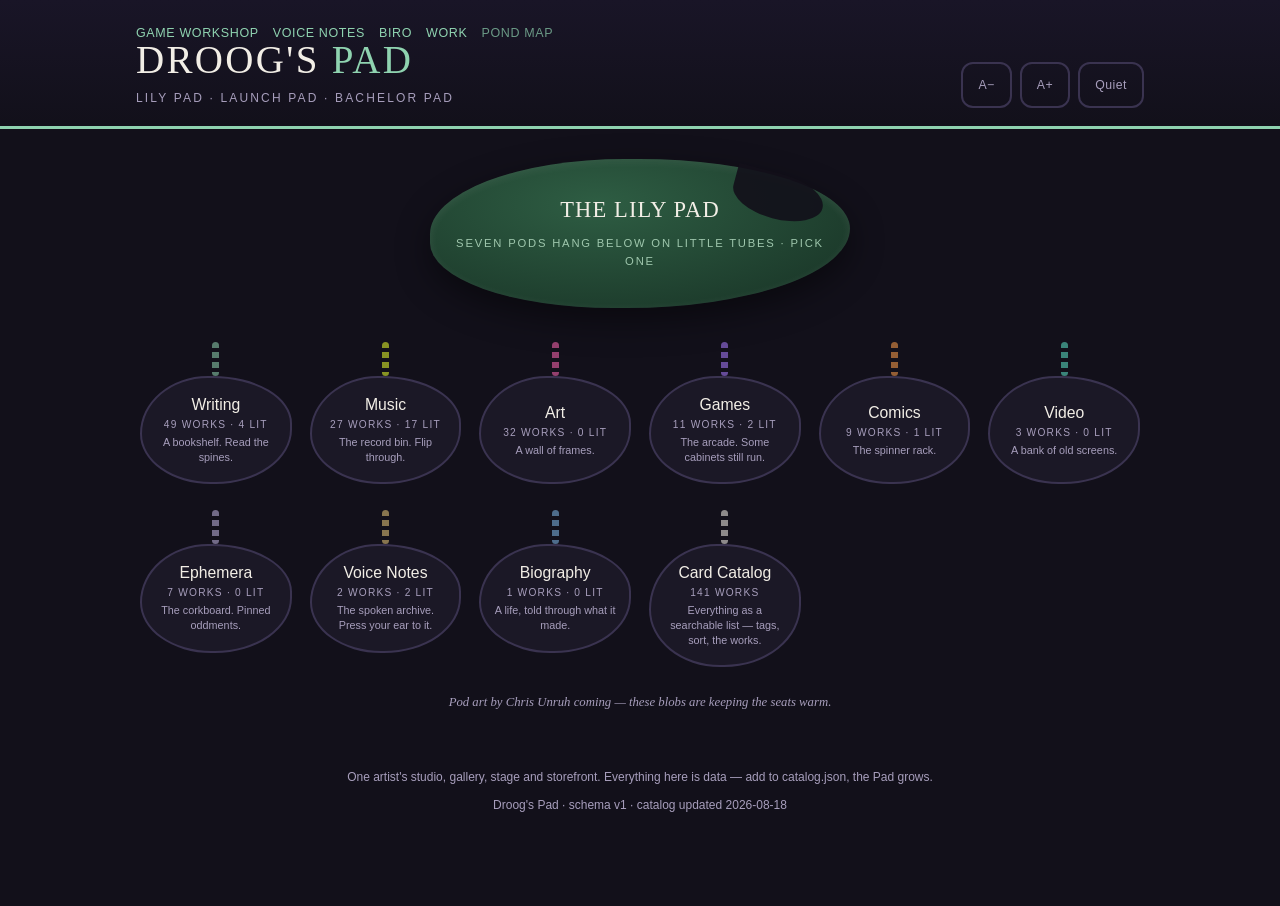
<file: index.html>
<!DOCTYPE html>
<html lang="en">
<head>
<meta charset="UTF-8">
<meta name="viewport" content="width=device-width, initial-scale=1.0, viewport-fit=cover">
<meta name="robots" content="noindex, nofollow">
<title>Droog's Pad</title>
<style>
:root{
  --void:#12101a; --panel:#1b1826; --panel2:#241f33; --line:#3a3350;
  --paper:#F2EEE6; --dim:#A79EBC; --accent:#8FD3B0;
  --base:18px; --radius:14px;
}
body.quiet{ --paper:#D8D4CC; --accent:#9AA8A0; --panel:#191722; --line:#2e2940; }
*{box-sizing:border-box;margin:0;padding:0}
html{-webkit-text-size-adjust:100%}
body{
  background:var(--void); color:var(--paper);
  font:var(--base)/1.55 "Iowan Old Style",Palatino,Georgia,serif;
  padding-bottom:90px; -webkit-font-smoothing:antialiased;
}
.sans{font-family:-apple-system,BlinkMacSystemFont,"Segoe UI",Helvetica,Arial,sans-serif}
.wrap{max-width:1040px;margin:0 auto;padding:0 16px}
button,input,select{font-family:inherit}
button{cursor:pointer}
:focus-visible{outline:3px solid var(--accent);outline-offset:2px}

/* ---------- masthead ---------- */
header{border-bottom:3px solid var(--accent);padding:26px 0 18px;background:linear-gradient(180deg,#191527,#12101a)}
.masthead{display:flex;justify-content:space-between;align-items:flex-end;gap:14px;flex-wrap:wrap}
h1{font-size:clamp(1.7rem,5.5vw,2.6rem);letter-spacing:.06em;line-height:1.05;font-weight:400}
h1 span{color:var(--accent)}
.tagline{font-size:.8rem;color:var(--dim);letter-spacing:.18em;text-transform:uppercase;margin-top:8px}
.toolbtns{display:flex;gap:8px;flex-wrap:wrap}
.tbtn{background:none;border:2px solid var(--line);color:var(--dim);border-radius:12px;
  padding:11px 15px;font-size:.82rem;min-height:46px;letter-spacing:.04em}
.tbtn:hover,.tbtn.on{border-color:var(--accent);color:var(--accent)}

/* ---------- racks ---------- */
.racks{display:flex;gap:10px;flex-wrap:wrap;margin:22px 0 4px}
.rack{background:var(--panel);border:2px solid var(--line);color:var(--paper);
  border-radius:999px;padding:12px 20px;min-height:52px;font-size:.95rem;
  display:flex;align-items:center;gap:9px}
.rack .dot{width:11px;height:11px;border-radius:50%;flex:none}
.rack .n{color:var(--dim);font-size:.8rem}
.rack.on{background:var(--panel2)}
.rackblurb{color:var(--dim);font-size:.85rem;margin:12px 0 0;min-height:1.3em}

/* ---------- search + tags ---------- */
.tools{margin-top:16px}
#search{width:100%;font-size:1.1rem;padding:15px 18px;border:2px solid var(--line);
  border-radius:var(--radius);background:var(--panel);color:var(--paper);min-height:56px}
#search:focus{border-color:var(--accent);outline:none}
.tagbar{display:flex;flex-wrap:wrap;gap:8px;margin-top:12px}
.tag{background:var(--panel);border:2px solid var(--line);color:var(--dim);
  border-radius:999px;padding:9px 15px;font-size:.82rem;min-height:42px}
.tag.on{background:var(--accent);border-color:var(--accent);color:#12101a}
.tag .n{opacity:.55;margin-left:5px}
.sortbar{display:flex;flex-wrap:wrap;gap:8px;margin-top:14px;align-items:center}
.sortbar .lbl{color:var(--dim);font-size:.72rem;letter-spacing:.14em;text-transform:uppercase;margin-right:2px}
.sortbar button{background:var(--panel);border:2px solid var(--line);color:var(--dim);
  border-radius:999px;padding:9px 15px;font-size:.8rem;min-height:42px}
.sortbar button.on{border-color:var(--accent);color:var(--accent)}
.morebtn{display:block;width:100%;margin:20px 0 0;background:var(--panel);border:2px solid var(--line);
  color:var(--paper);border-radius:var(--radius);padding:16px;font-size:.95rem;min-height:58px}
.morebtn:hover{border-color:var(--accent)}
.metaline{color:var(--dim);font-size:.85rem;margin-top:14px;display:flex;gap:14px;flex-wrap:wrap;align-items:center}
.linkish{background:none;border:none;color:var(--accent);text-decoration:underline;font-size:.85rem;padding:8px 2px;min-height:40px}

/* ---------- grid ---------- */
.grid{display:grid;grid-template-columns:repeat(auto-fill,minmax(290px,1fr));gap:16px;margin-top:18px}
.card{background:var(--panel);border:2px solid var(--line);border-radius:var(--radius);
  overflow:hidden;display:flex;text-align:left;color:inherit;padding:0;width:100%}
.card:hover,.card:focus-visible{border-color:var(--accent)}
.card .spine{width:9px;flex:none}
.card .body{display:block;padding:16px 18px 18px}
.kind{display:block;font-size:.68rem;letter-spacing:.14em;text-transform:uppercase;color:var(--dim)}
.card h2{font-size:1.28rem;font-weight:400;margin:6px 0 7px;line-height:1.22}
.card .log{display:block;font-size:.92rem;color:var(--dim);line-height:1.45}
.card .st{display:block;margin-top:11px;font-size:.75rem;color:var(--dim)}
.vaultchip{display:inline-block;font-size:.65rem;letter-spacing:.12em;text-transform:uppercase;
  border:1px solid var(--line);border-radius:999px;padding:3px 9px;color:var(--dim);margin-top:10px}
.mediachip{display:inline-block;font-size:.65rem;letter-spacing:.12em;text-transform:uppercase;
  border:1px solid var(--accent);color:var(--accent);border-radius:999px;padding:3px 9px;margin:10px 6px 0 0}
.empty{color:var(--dim);font-style:italic;margin:40px 0;text-align:center}

/* ---------- sheet ---------- */
#overlay{position:fixed;inset:0;background:rgba(8,6,14,.72);display:none;z-index:20;
  overflow-y:auto;-webkit-overflow-scrolling:touch;padding:20px 12px 60px}
#overlay.open{display:block}
.sheet{background:var(--panel);max-width:760px;margin:0 auto;border-radius:18px;
  border-top:8px solid var(--accent);padding:26px 24px 44px;position:relative}
.sheet h2{font-size:clamp(1.5rem,4.5vw,2rem);font-weight:400;line-height:1.2;margin:8px 0 4px}
.sheet .meta{color:var(--dim);font-size:.85rem;margin-bottom:20px}
.sheet h3{font-size:.72rem;letter-spacing:.16em;text-transform:uppercase;color:var(--accent);margin:26px 0 8px}
.sheet p{margin-bottom:12px}
.closebar{position:sticky;top:0;display:flex;justify-content:flex-end;margin:-10px -8px 4px 0;z-index:2}
#close{background:var(--panel2);border:2px solid var(--line);color:var(--paper);
  border-radius:12px;padding:12px 20px;font-size:.9rem;min-height:48px}
.tags{display:flex;flex-wrap:wrap;gap:7px}
.tags button{background:var(--panel2);border:1px solid var(--line);color:var(--dim);
  border-radius:999px;padding:8px 14px;font-size:.78rem;min-height:40px}

/* ---------- media ---------- */
.mediablock{border:2px solid var(--line);border-radius:var(--radius);padding:14px;margin-bottom:14px;background:var(--panel2)}
.mediablock .mlabel{font-size:.7rem;letter-spacing:.14em;text-transform:uppercase;color:var(--dim);margin-bottom:10px}
audio,video{width:100%;border-radius:10px}
.tracklist{list-style:none}
.tracklist li{display:flex;align-items:center;gap:10px;padding:6px 0;border-top:1px solid var(--line)}
.tracklist li:first-child{border-top:none}
.tracklist .tnum{color:var(--dim);font-size:.78rem;min-width:2.2em}
.tracklist button.play{flex:1;text-align:left;background:none;border:none;color:var(--paper);
  font-size:.98rem;padding:10px 4px;min-height:46px}
.tracklist li.playing button.play{color:var(--accent)}
.shots{display:grid;grid-template-columns:repeat(auto-fill,minmax(140px,1fr));gap:10px}
.shots button{padding:0;border:2px solid var(--line);border-radius:10px;overflow:hidden;background:none;line-height:0}
.shots img{width:100%;height:130px;object-fit:cover;display:block}
.pill{display:inline-flex;align-items:center;gap:7px;border:2px solid var(--accent);color:var(--accent);
  border-radius:999px;padding:11px 17px;text-decoration:none;font-size:.85rem;min-height:46px;margin:0 8px 8px 0}
.readerbox{white-space:pre-wrap;font-size:1.02em;line-height:1.7;max-height:62vh;overflow-y:auto;
  border:1px solid var(--line);border-radius:10px;padding:16px;background:var(--panel)}
/* ---------- the lily pad map ---------- */
#podmap{padding:30px 0 10px}
.lilypad{margin:0 auto 8px;max-width:420px;text-align:center;background:radial-gradient(ellipse at 40% 30%, #2e5d43, #1d3c2c 75%);
  border-radius:48% 52% 55% 45% / 52% 48% 55% 45%;padding:34px 26px 38px;position:relative;
  box-shadow:0 12px 34px rgba(0,0,0,.45), inset 0 2px 10px rgba(255,255,255,.08)}
.lilypad::before{content:"";position:absolute;top:10%;right:6%;width:22%;height:30%;
  background:var(--void);border-radius:0 60% 60% 60%;transform:rotate(15deg);opacity:.9}
.lilypad h2{font-size:1.5rem;font-weight:400;letter-spacing:.05em;color:var(--paper)}
.lilypad .sub{color:#9fc7ad;font-size:.75rem;letter-spacing:.16em;text-transform:uppercase;margin-top:8px}
.tubes{display:grid;grid-template-columns:repeat(auto-fit,minmax(150px,1fr));gap:26px 18px;margin-top:34px;padding:0 4px}
.tube{position:relative;display:flex;flex-direction:column;align-items:center;background:none;border:none;cursor:pointer;padding:0}
.tube .pipe{width:7px;height:34px;border-radius:6px;opacity:.55;
  background:repeating-linear-gradient(180deg, var(--tubecolor,#3a6) 0 6px, transparent 6px 10px)}
.tube .podblob{width:100%;min-height:108px;display:flex;flex-direction:column;align-items:center;justify-content:center;gap:5px;
  background:var(--panel);border:2px solid var(--line);color:var(--paper);
  border-radius:46% 54% 52% 48% / 55% 45% 52% 48%;padding:18px 12px;transition:transform .15s ease}
.tube:hover .podblob,.tube:focus-visible .podblob{transform:translateY(-3px);border-color:var(--tubecolor)}
.tube .pname{font-size:1.05rem}
.tube .pcount{font-size:.68rem;color:var(--dim);letter-spacing:.12em;text-transform:uppercase}
.tube .pblurb{font-size:.72rem;color:var(--dim);line-height:1.35;max-width:22ch}
.podnote{color:var(--dim);font-style:italic;text-align:center;margin:26px 0 0;font-size:.85rem}
/* ---------- pod view chrome ---------- */
#podhead{margin-top:20px}
.podbar{display:flex;align-items:center;gap:12px;flex-wrap:wrap}
.podbar .back{background:var(--panel);border:2px solid var(--line);color:var(--paper);border-radius:999px;
  padding:10px 18px;min-height:46px;font-size:.85rem;cursor:pointer}
.podbar .back:hover{border-color:var(--accent)}
.podbar h2{font-size:1.6rem;font-weight:400}
.podbar .pb{color:var(--dim);font-size:.85rem}
.viewtoggle{margin-left:auto;display:flex;gap:8px}
.viewtoggle button{background:var(--panel);border:2px solid var(--line);color:var(--dim);border-radius:999px;
  padding:9px 16px;min-height:44px;font-size:.8rem;cursor:pointer}
.viewtoggle button.on{border-color:var(--accent);color:var(--accent)}
.podhop{display:flex;gap:7px;flex-wrap:wrap;margin-top:14px}
.podhop .hop{display:flex;align-items:center;gap:6px;background:var(--panel);border:2px solid var(--line);
  color:var(--dim);border-radius:999px;padding:7px 13px;min-height:40px;font-size:.75rem;cursor:pointer}
.podhop .hop:hover{border-color:var(--hopc);color:var(--paper)}
.podhop .hop.here{border-color:var(--hopc);color:var(--paper);background:var(--panel2)}
.podhop .dot{width:9px;height:9px;border-radius:50%;flex:none}
/* ---------- shared visual item bits ---------- */
.vwrap{margin-top:22px}
.vitem{position:relative;background:none;border:none;cursor:pointer;padding:0;text-align:center}
.vitem .vtip{position:absolute;bottom:calc(100% + 8px);left:50%;transform:translateX(-50%);z-index:10;
  width:230px;background:var(--panel2);border:2px solid var(--accent);border-radius:10px;padding:10px 12px;
  font-size:.78rem;line-height:1.4;color:var(--paper);display:none;text-align:left;pointer-events:none;
  box-shadow:0 8px 22px rgba(0,0,0,.5)}
.vitem:hover .vtip,.vitem:focus-visible .vtip{display:block}
.vitem .vtip .tk{color:var(--dim);font-size:.65rem;letter-spacing:.1em;text-transform:uppercase;display:block;margin-bottom:4px}
.vitem.ghost{opacity:.45}
.vitem.ghost:hover{opacity:.8}
/* bookshelf */
.shelf{display:flex;flex-wrap:wrap;align-items:flex-end;gap:3px;padding:0 10px 12px;
  border-bottom:12px solid #3a2f22;border-radius:0 0 4px 4px;margin-bottom:26px}
.spinebk{writing-mode:vertical-rl;display:flex;align-items:center;justify-content:center;
  color:#0e0c14;font-size:.82rem;font-weight:600;letter-spacing:.02em;
  border-radius:4px 4px 0 0;padding:10px 0;overflow:hidden;text-overflow:ellipsis;white-space:nowrap}
.vitem.ghost .spinebk{background:transparent!important;border:2px dashed var(--line);color:var(--dim)}
/* album wall */
.albumwall{display:grid;grid-template-columns:repeat(auto-fill,minmax(150px,1fr));gap:18px}
.cover{width:100%;aspect-ratio:1;border-radius:6px;overflow:hidden;display:flex;align-items:center;justify-content:center;
  border:2px solid var(--line);font-size:.9rem;color:#101018;padding:6px;line-height:1.25}
.cover img{width:100%;height:100%;object-fit:cover}
.vlabel{display:block;font-size:.75rem;color:var(--dim);margin-top:7px;line-height:1.3}
/* gallery wall */
.gallerywall{display:grid;grid-template-columns:repeat(auto-fill,minmax(170px,1fr));gap:26px;
  background:linear-gradient(180deg,#1e1a2b,#171422);border-radius:14px;padding:26px 22px}
.frame{width:100%;aspect-ratio:4/3;background:#0d0b13;border:9px solid #6b5a3e;outline:2px solid #241f14;
  border-radius:2px;display:flex;align-items:center;justify-content:center;overflow:hidden;color:var(--dim);font-size:.75rem;font-style:italic;padding:4px}
.frame img{width:100%;height:100%;object-fit:cover}
.vitem.ghost .frame{border-color:#3d3830}
/* comics rack */
.comicrack{display:grid;grid-template-columns:repeat(auto-fill,minmax(130px,1fr));gap:18px}
.comiccov{width:100%;aspect-ratio:2/3;border-radius:6px;border:2px solid var(--line);overflow:hidden;
  display:flex;align-items:flex-end;justify-content:center;padding:10px;color:#0e0c14;font-weight:700;font-size:.85rem;line-height:1.2}
.comiccov img{width:100%;height:100%;object-fit:cover}
/* arcade */
.arcade{display:grid;grid-template-columns:repeat(auto-fill,minmax(160px,1fr));gap:20px}
.cab{width:100%;border-radius:14px 14px 6px 6px;border:2px solid var(--line);overflow:hidden;background:var(--panel2)}
.cab .marq{font-size:.72rem;letter-spacing:.1em;text-transform:uppercase;padding:7px 6px;color:#0e0c14}
.cab .screen{aspect-ratio:4/3;background:#08131c;display:flex;align-items:center;justify-content:center;color:var(--dim);font-size:1.7rem;overflow:hidden}
.cab .screen img{width:100%;height:100%;object-fit:cover}
/* video screens */
.screens{display:grid;grid-template-columns:repeat(auto-fill,minmax(200px,1fr));gap:18px}
.tvscreen{width:100%;aspect-ratio:16/9;background:#05080f;border:6px solid #2a2537;border-radius:10px;
  display:flex;align-items:center;justify-content:center;color:var(--accent);font-size:2rem;overflow:hidden}
.tvscreen img{width:100%;height:100%;object-fit:cover}
/* timeline */
.timeline{border-left:none;margin-top:6px}
.tl-row{display:grid;grid-template-columns:64px 14px 1fr;gap:0;align-items:start;margin-bottom:4px}
.tl-year{color:var(--accent);font-size:.85rem;letter-spacing:.08em;text-align:right;padding-right:10px;padding-top:8px}
.tl-line{position:relative;min-height:100%}
.tl-line::before{content:"";position:absolute;top:0;bottom:-4px;left:50%;width:3px;background:var(--line)}
.tl-line::after{content:"";position:absolute;top:12px;left:50%;transform:translateX(-50%);width:11px;height:11px;border-radius:50%;background:var(--accent)}
.tl-cell{display:flex;flex-wrap:wrap;gap:8px;padding:6px 0 18px 14px}
.tl-chip{display:inline-flex;align-items:center;gap:7px;background:var(--panel);border:2px solid var(--line);
  color:var(--paper);border-radius:999px;padding:8px 14px;min-height:40px;font-size:.8rem}
.tl-chip:hover{border-color:var(--tc)}
.tl-chip .dot{width:9px;height:9px;border-radius:50%;flex:none}
.tl-event{display:block;background:var(--panel2);border:2px solid var(--accent);border-radius:12px;
  padding:12px 16px;text-align:left;max-width:46ch;line-height:1.4}
/* corkboard */
.corkboard{background:linear-gradient(180deg,#4a3a26,#3d2f1e);border-radius:14px;padding:26px 20px;
  display:grid;grid-template-columns:repeat(auto-fill,minmax(160px,1fr));gap:22px}
.note{background:#efe8d6;color:#22201a;border-radius:3px;padding:16px 12px 14px;font-size:.82rem;line-height:1.35;
  box-shadow:0 5px 12px rgba(0,0,0,.4);position:relative;min-height:90px}
.note::before{content:"";position:absolute;top:-6px;left:50%;width:12px;height:12px;border-radius:50%;
  background:#b33; box-shadow:0 2px 3px rgba(0,0,0,.5);transform:translateX(-50%)}
.vitem.ghost .note{background:#d8d2c2}
.readerbox.rich{white-space:normal;font-size:1.05em;line-height:1.75}
.readerbox.rich h1{font-size:1.5em;font-weight:400;margin:0 0 .3em;line-height:1.2}
.readerbox.rich h2{font-size:1.25em;font-weight:400;margin:1.2em 0 .4em;color:var(--accent)}
.readerbox.rich h3{font-size:1.1em;font-weight:400;margin:1.1em 0 .4em;color:var(--accent)}
.readerbox.rich p{margin:0 0 .85em}
.readerbox.rich blockquote{border-left:3px solid var(--line);padding-left:14px;margin:0 0 .85em;color:var(--dim);font-style:italic}
.readerbox.rich hr{border:none;border-top:1px solid var(--line);margin:1.2em auto;width:40%}
.readerbox.rich em{font-style:italic}
.readerbox.rich strong{font-weight:700}
.nowplaying{font-size:.85rem;color:var(--accent);margin:8px 0 4px;min-height:1.2em}
.speedbar{display:flex;gap:6px;flex-wrap:wrap;margin-top:8px;align-items:center}
.speedbar .lbl{color:var(--dim);font-size:.68rem;letter-spacing:.12em;text-transform:uppercase;margin-right:2px}
.speedbar button{background:var(--panel);border:2px solid var(--line);color:var(--dim);
  border-radius:999px;padding:8px 14px;font-size:.78rem;min-height:40px;cursor:pointer}
.speedbar button.on{border-color:var(--accent);color:var(--accent)}
#lightCap{color:var(--paper);font-size:.9rem;text-align:center;max-width:80ch}
.lightnav{display:flex;gap:12px;align-items:center}
.lightnav button{background:var(--panel);border:2px solid var(--line);color:var(--paper);
  border-radius:12px;padding:12px 22px;font-size:1.1rem;min-height:48px;cursor:pointer}
.lightnav button:hover{border-color:var(--accent);color:var(--accent)}
.pdfframe{width:100%;height:70vh;border:1px solid var(--line);border-radius:10px;background:#fff}
/* ---------- the Reader: a calm full window for whole texts ---------- */
#reader{position:fixed;inset:0;background:rgba(6,5,10,.97);display:none;z-index:35;overflow-y:auto;-webkit-overflow-scrolling:touch}
#reader.open{display:block}
.readerpage{max-width:720px;margin:0 auto;padding:18px 20px 90px}
.readerbar{position:sticky;top:0;display:flex;justify-content:space-between;align-items:center;gap:10px;
  background:rgba(6,5,10,.97);padding:12px 0;border-bottom:1px solid var(--line);z-index:2}
.readerbar span:first-child{color:var(--dim);font-size:.8rem;letter-spacing:.1em;text-transform:uppercase}
#readerBody{font-size:calc(var(--base) * var(--readerscale,1.08));line-height:1.8;padding-top:22px}
#readerBody h1{font-size:1.6em;font-weight:400;margin:0 0 .3em;line-height:1.2}
#readerBody h2{font-size:1.25em;font-weight:400;margin:1.3em 0 .4em;color:var(--accent)}
#readerBody h3{font-size:1.1em;font-weight:400;margin:1.1em 0 .4em;color:var(--accent)}
#readerBody p{margin:0 0 .9em}
#readerBody blockquote{border-left:3px solid var(--line);padding-left:15px;margin:0 0 .9em;color:var(--dim);font-style:italic}
#readerBody hr{border:none;border-top:1px solid var(--line);margin:1.4em auto;width:38%}
#reader.sansfont #readerBody{font-family:-apple-system,BlinkMacSystemFont,"Segoe UI",Helvetica,Arial,sans-serif}
#reader.paper{background:#f7f4ec}
#reader.paper .readerpage{color:#191713}
#reader.paper .readerbar{background:#f7f4ec;border-bottom-color:#d8d2c4}
#reader.paper .readerbar span:first-child{color:#7a7466}
#reader.paper #readerBody h2,#reader.paper #readerBody h3{color:#155e63}
#reader.paper #readerBody blockquote{color:#6d675a;border-left-color:#d8d2c4}
#reader.paper .tbtn{border-color:#c9c2b2;color:#4a453a;background:#fffdf8}
#light{position:fixed;inset:0;background:rgba(4,3,8,.94);display:none;z-index:40;
  align-items:center;justify-content:center;padding:16px;flex-direction:column;gap:14px}
#light.open{display:flex}
#light img{max-width:100%;max-height:82vh;object-fit:contain;border-radius:8px}

footer{color:var(--dim);font-size:.8rem;text-align:center;margin-top:44px;padding:0 20px;line-height:1.7}
@media (prefers-reduced-motion: reduce){*{transition:none!important;animation:none!important}}

/* --- droog density pass v0.8 --- */
html{font-size:15px}
.grid{grid-template-columns:repeat(auto-fill,minmax(225px,1fr));gap:13px}
.card{padding:13px 14px}
.card h2{font-size:1.02rem;line-height:1.25}
.card .log{font-size:.78rem;line-height:1.4;display:-webkit-box;-webkit-line-clamp:3;-webkit-box-orient:vertical;overflow:hidden}
.card .st{font-size:.68rem}
.sheet h2{font-size:1.5rem}
.sheet p{font-size:.95rem;line-height:1.55}
.sheet p.clamp{display:-webkit-box;-webkit-line-clamp:4;-webkit-box-orient:vertical;overflow:hidden}
.rm{color:var(--accent,#8FD3B0);font-size:.8rem;cursor:pointer;margin:2px 0 10px}
</style>
</head>
<body>

<header>
  <div class="wrap masthead">
    <div>
      <nav style="display:flex;gap:14px;flex-wrap:wrap;font:12.5px -apple-system,Helvetica,Arial,sans-serif;letter-spacing:.05em"><a href="/dramaton-studio/" style="color:#8FD3B0;text-decoration:none">GAME WORKSHOP</a><a href='/quotes' style='color:#8FD3B0;text-decoration:none'>VOICE NOTES</a><a href="https://10.0.0.137:8473" style="color:#8FD3B0;text-decoration:none">BIRO</a><a href='/control' style='color:#8FD3B0;text-decoration:none'>WORK</a><a href='/pond' style='color:#8FD3B0;text-decoration:none;opacity:.7'>POND MAP</a></nav>
      <h1 id="padTitle">DROOG'S <span>PAD</span></h1>
      <div class="tagline sans" id="padTagline"></div>
    </div>
    <div class="toolbtns sans">
      <button class="tbtn" onclick="bumpType(-1)" aria-label="Smaller text">A−</button>
      <button class="tbtn" onclick="bumpType(1)" aria-label="Larger text">A+</button>
      <button class="tbtn" id="quietBtn" onclick="toggleQuiet()">Quiet</button>
    </div>
  </div>
</header>

<div class="wrap">
  <div id="podmap"></div>
  <div id="podhead" class="sans"></div>
  <div id="podvisual"></div>
  <div class="racks sans" id="racks"></div>
  <div class="rackblurb sans" id="rackblurb"></div>

  <div class="tools">
    <input id="search" type="search" placeholder="Search everything — titles, tags, whole synopses…" autocomplete="off" aria-label="Search the Pad">
    <div class="tagbar sans" id="tagbar"></div>
    <div class="sortbar sans" id="sortbar"></div>
    <div class="metaline sans">
      <span id="count"></span>
      <button class="linkish" id="clear" onclick="clearAll()">clear filters</button>
      <button class="linkish" id="vaultToggle" onclick="toggleVault()"></button>
    </div>
  </div>

  <div class="grid" id="grid"></div>
  <div class="empty sans" id="empty" style="display:none">Nothing matches. Loosen the net.</div>

  <footer class="sans">
    <div id="footNote"></div>
    <div style="margin-top:8px">Droog's Pad · schema v<span id="schemaV"></span> · catalog updated <span id="updatedAt"></span></div>
  </footer>
</div>

<div id="overlay" role="dialog" aria-modal="true" aria-label="Work detail">
  <div class="sheet" id="sheet"></div>
</div>

<div id="reader" role="dialog" aria-modal="true" aria-label="Reader">
  <div class="readerpage">
    <div class="readerbar sans">
      <span id="readerTitle"></span>
      <span style="display:flex;gap:8px;flex-wrap:wrap;align-items:center">
        <select id="readerToc" class="tbtn" style="max-width:180px" aria-label="Jump to section" onchange="jumpToc(this.value)"></select>
        <button class="tbtn" id="fontBtn" onclick="readerFont()" title="Switch typeface">Aa</button>
        <button class="tbtn" id="paperBtn" onclick="readerPaper()" title="Black on white / white on black">☀</button>
        <button class="tbtn" onclick="readerType(-1)" aria-label="Smaller text">A−</button>
        <button class="tbtn" onclick="readerType(1)" aria-label="Larger text">A+</button>
        <button class="tbtn" onclick="closeReader()" style="border-color:var(--accent);color:var(--accent)">Close ✕</button>
      </span>
    </div>
    <div id="readerBody" class="rich"></div>
  </div>
</div>

<div id="light" onclick="closeLight()">
  <img id="lightImg" alt="">
  <div id="lightCap" class="sans"></div>
  <div class="lightnav sans" onclick="event.stopPropagation()">
    <button onclick="stepLight(-1)" aria-label="Previous image">‹ Prev</button>
    <button onclick="closeLight()">Close</button>
    <button onclick="stepLight(1)" aria-label="Next image">Next ›</button>
  </div>
</div>

<script>
/* =======================================================================
   DROOG'S PAD — the shell.
   All content lives in catalog.json. This file should rarely change.
   To add a whole new kind of thing (say, 3-D models): add a renderer to
   MEDIA below, and start using that "type" in catalog.json. That's it.
   ======================================================================= */

let DATA = null, RACKS = [], WORKS = [];
let rack = 'all', activeTags = new Set(), showVault = true, sortBy = 'rack', shown = 0;
let view = 'map';           // 'map' | 'all' | a rack id
let podStyle = 'visual';    // 'visual' | 'list' (per-pod pref)
const PAGE = 60;
const POD_FEEL = {   // each pod's own atmosphere: tube color + blurb + visual renderer
  writing:  {blurb:'A bookshelf. Read the spines.',            render:'shelfView'},
  music:    {blurb:'The record bin. Flip through.',            render:'albumView'},
  art:      {blurb:'A wall of frames.',                        render:'wallView'},
  comics:   {blurb:'The spinner rack.',                        render:'comicView'},
  games:    {blurb:'The arcade. Some cabinets still run.',     render:'arcadeView'},
  video:    {blurb:'A bank of old screens.',                   render:'screenView'},
  ephemera: {blurb:'The corkboard. Pinned oddments.',          render:'corkView'},
  voice:    {blurb:'The spoken archive. Press your ear to it.', render:'corkView'},
  bio:      {blurb:'A life, told through what it made.',        render:'timelineView'},
};

/* ---------- tiny safe prefs ---------- */
const P = {
  get(k, d){ try{ const v = localStorage.getItem('pad:'+k); return v===null?d:JSON.parse(v);}catch(e){return d;} },
  set(k, v){ try{ localStorage.setItem('pad:'+k, JSON.stringify(v)); }catch(e){} }
};

/* ---------- boot ---------- */
async function boot(){
  try{
    if (window.PAD_CATALOG){ DATA = window.PAD_CATALOG; }
    /* Absolute, not relative: this one file is served at /, /library and /pad/
       via 200 rewrites, and a 200 rewrite keeps the browser's URL. A relative
       'catalog.json' would therefore resolve differently at each of those. */
    else { const r = await fetch('/catalog.json', {cache:'no-store'}); DATA = await r.json(); }
  }catch(e){
    document.getElementById('grid').innerHTML =
      '<div class="empty sans">Could not load catalog.json.<br>If you opened this file directly from disk, use the standalone build instead.</div>';
    return;
  }
  RACKS = DATA.racks || []; WORKS = DATA.works || [];
  const known = new Set(RACKS.map(r => r.id));
  if(!known.has('ephemera')) RACKS.push({id:'ephemera',name:'Ephemera',accent:'#C0B4E0',blurb:'Everything that refuses a rack'});
  WORKS.forEach((w,i) => {
    if(!w.rack || !known.has(w.rack)) w.rack = 'ephemera';       // never lose a work
    if(!w.id) w.id = 'work-' + i;
    w._ord = i;
  });
  document.getElementById('padTitle').innerHTML = fmtTitle(DATA.pad.title || "PAD");
  document.getElementById('padTagline').textContent = DATA.pad.tagline || '';
  document.getElementById('footNote').textContent = DATA.pad.note || '';
  document.getElementById('schemaV').textContent = DATA.pad.schema ?? 1;
  document.getElementById('updatedAt').textContent = DATA.pad.updated || '';
  document.title = (DATA.pad.title || 'Pad');
  document.body.style.setProperty('--base', P.get('type', 18) + 'px');
  if (P.get('quiet', false)) document.body.classList.add('quiet');
  syncQuietBtn();
  showVault = P.get('vault', true);
  sortBy = P.get('sort', 'rack');
  readHash(); renderView();
  window.addEventListener('hashchange', () => { readHash(); renderView(); });
}

/* ---------- pod-world routing & view switching ---------- */
function readHash(){
  const h = location.hash.replace(/^#/,'');
  if(h.startsWith('pod/')){
    const id = h.slice(4);
    if(RACKS.some(r=>r.id===id)){ view = id; rack = id; podStyle = P.get('style:'+id, 'visual'); return; }
  }
  if(h === 'all'){ view = 'all'; rack = 'all'; return; }
  view = 'map';
}
function goMap(){ location.hash = ''; }
function goPod(id){ location.hash = 'pod/' + id; }
function goAll(){ location.hash = 'all'; }
function setStyle(s){ podStyle = s; if(view!=='map'&&view!=='all') P.set('style:'+view, s); renderView(); }
function show(id, on){ document.getElementById(id).style.display = on ? '' : 'none'; }
function renderView(){
  const inPod = view!=='map' && view!=='all';
  const listMode = view==='all' || (inPod && podStyle==='list');
  show('podmap', view==='map');
  show('podhead', inPod || view==='all');
  show('podvisual', inPod && podStyle==='visual');
  show('racks', false);
  document.getElementById('rackblurb').style.display='none';
  document.querySelector('.tools').style.display = listMode ? '' : 'none';
  show('grid', listMode); show('empty', listMode);
  const r = inPod ? rackOf(view) : null;
  document.body.style.setProperty('--accent', r ? r.accent : '#8FD3B0');
  if(view==='map') renderMap();
  else { renderPodHead(r); if(listMode) update(); else renderVisual(view); }
  window.scrollTo(0,0);
}
function renderMap(){
  const el = document.getElementById('podmap');
  el.innerHTML =
    '<div class="lilypad"><h2>THE LILY PAD</h2>'+
    '<div class="sub sans">seven pods hang below on little tubes · pick one</div></div>'+
    '<div class="tubes sans" id="tubes"></div>'+
    '<div class="podnote">Pod art by Chris Unruh coming — these blobs are keeping the seats warm.</div>';
  const tubes = document.getElementById('tubes');
  RACKS.forEach(r => {
    const n = WORKS.filter(w=>w.rack===r.id).length; if(!n) return;
    const lit = WORKS.filter(w=>w.rack===r.id && (w.media||[]).length).length;
    const f = POD_FEEL[r.id] || {blurb:r.blurb||''};
    const b = document.createElement('button');
    b.className='tube'; b.style.setProperty('--tubecolor', r.accent);
    b.setAttribute('aria-label', r.name + ' pod, ' + n + ' works');
    b.innerHTML = '<span class="pipe"></span><span class="podblob">'+
      '<span class="pname">'+esc(r.name)+'</span>'+
      '<span class="pcount">'+n+' works · '+lit+' lit</span>'+
      '<span class="pblurb">'+esc(f.blurb)+'</span></span>';
    b.onclick = () => goPod(r.id);
    tubes.appendChild(b);
  });
  const b = document.createElement('button');
  b.className='tube'; b.style.setProperty('--tubecolor','var(--paper)');
  b.innerHTML = '<span class="pipe"></span><span class="podblob">'+
    '<span class="pname">Card Catalog</span><span class="pcount">'+WORKS.length+' works</span>'+
    '<span class="pblurb">Everything as a searchable list — tags, sort, the works.</span></span>';
  b.onclick = goAll;
  tubes.appendChild(b);
}
function renderPodHead(r){
  const el = document.getElementById('podhead');
  const name = r ? r.name : 'Card Catalog';
  const f = r ? (POD_FEEL[r.id]||{}) : {blurb:'Every work in the pond, in one list.'};
  el.innerHTML = '<div class="podbar">'+
    '<button class="back" onclick="goMap()">◂ the pad</button>'+
    '<div><h2>'+esc(name)+' <span style="color:'+(r?r.accent:'var(--paper)')+'">pod</span></h2>'+
    '<div class="pb">'+esc(f.blurb||'')+'</div></div>'+
    (r ? '<div class="viewtoggle"><button class="'+(podStyle==='visual'?'on':'')+'" onclick="setStyle(\'visual\')">Pod view</button>'+
    '<button class="'+(podStyle==='list'?'on':'')+'" onclick="setStyle(\'list\')">List & search</button></div>' : '')+
    '</div>'+
    // pod-hopper: swim straight to any other pod, no surfacing required
    '<div class="podhop">'+ RACKS.filter(x=>WORKS.some(w=>w.rack===x.id)).map(x =>
      '<button class="hop'+((r&&x.id===r.id)?' here':'')+'" style="--hopc:'+x.accent+'" onclick="goPod(\''+x.id+'\')">'+
      '<span class="dot" style="background:'+x.accent+'"></span>'+esc(x.name)+'</button>').join('')+
    '<button class="hop'+(!r?' here':'')+'" style="--hopc:var(--paper)" onclick="goAll()"><span class="dot" style="background:var(--paper)"></span>Catalog</button>'+
    '</div>';
}
/* ---------- visual displays ---------- */
function firstImage(w){
  for(const m of (w.media||[])){
    if(m.type==='image'){
      const it = (m.items||[])[0];
      if(it) return it.thumb || it.src;
      if(m.src) return m.src;
    }
  }
  return null;
}
function clampP(txt){
  if(!txt) return '';
  if(txt.length<=260) return '<p>'+esc(txt)+'</p>';
  return '<p class="clamp">'+esc(txt)+'</p><div class="rm sans" onclick="this.previousElementSibling.classList.remove(\'clamp\');this.remove()">read more \u2193</div>';
}
function tipHtml(w, r){
  const desc = w.logline || w.summary || w.status || '';
  return '<span class="vtip"><span class="tk">'+esc(w.kind||r.name)+(w.year?' · '+w.year:'')+'</span>'+
    esc(desc.length>160 ? desc.slice(0,157)+'…' : desc)+
    ((w.state==='vault'&&!(w.media||[]).length) ? '<span class="tk" style="margin-top:5px">in the vault — not yet loaded</span>' : '')+
    '</span>';
}
function vitem(w, r, inner, cls){
  const b = document.createElement('button');
  const ghost = w.state==='vault' && !(w.media||[]).length;
  b.className = 'vitem' + (ghost?' ghost':'') + (cls?' '+cls:'');
  b.innerHTML = tipHtml(w, r) + inner;
  b.onclick = () => openWork(w);
  b.setAttribute('aria-label', w.title + (ghost?' (in the vault)':''));
  return b;
}
function shade(hex, i){ // vary the accent per item, deterministically
  const h = [0,-18,14,-30,24,-8,18,-24][i%8];
  return 'color-mix(in srgb, '+hex+' '+(78+((i*7)%22))+'%, '+(h<0?'#000':'#fff')+')';
}
function renderVisual(rid){
  const el = document.getElementById('podvisual'); el.innerHTML='';
  const r = rackOf(rid);
  const works = sorted(WORKS.filter(w=>w.rack===rid));
  const wrap = document.createElement('div'); wrap.className='vwrap';
  const fn = {shelfView, albumView, wallView, comicView, arcadeView, screenView, corkView}[(POD_FEEL[rid]||{}).render] || wallView;
  fn(wrap, works, r);
  el.appendChild(wrap);
}
function shelfView(wrap, works, r){
  const perShelf = 14;
  for(let i=0;i<works.length;i+=perShelf){
    const shelf = document.createElement('div'); shelf.className='shelf';
    works.slice(i,i+perShelf).forEach((w,j) => {
      const h = 150 + ((w.title.length*13 + j*29) % 85);
      const wd = 34 + ((w.title.length*7) % 15);
      const inner = '<span class="spinebk" style="height:'+h+'px;width:'+wd+'px;background:'+shade(r.accent,i+j)+'">'+
        esc(w.title.length>28 ? w.title.slice(0,26)+'…' : w.title)+'</span>';
      shelf.appendChild(vitem(w, r, inner));
    });
    wrap.appendChild(shelf);
  }
}
function albumView(wrap, works, r){
  const g = document.createElement('div'); g.className='albumwall';
  works.forEach((w,i) => {
    const img = firstImage(w);
    const face = img ? '<span class="cover"><img src="'+img+'" alt="" loading="lazy"></span>'
      : '<span class="cover" style="background:'+shade(r.accent,i)+'">'+esc(w.title.length>40?w.title.slice(0,38)+'…':w.title)+'</span>';
    g.appendChild(vitem(w, r, face + '<span class="vlabel">'+esc(w.title)+'</span>'));
  });
  wrap.appendChild(g);
}
function wallView(wrap, works, r){
  const g = document.createElement('div'); g.className='gallerywall';
  works.forEach(w => {
    const img = firstImage(w);
    const face = img ? '<span class="frame"><img src="'+img+'" alt="" loading="lazy"></span>'
      : '<span class="frame">awaiting the hanging</span>';
    g.appendChild(vitem(w, r, face + '<span class="vlabel">'+esc(w.title)+'</span>'));
  });
  wrap.appendChild(g);
}
function comicView(wrap, works, r){
  const g = document.createElement('div'); g.className='comicrack';
  works.forEach((w,i) => {
    const img = firstImage(w);
    const face = img ? '<span class="comiccov"><img src="'+img+'" alt="" loading="lazy"></span>'
      : '<span class="comiccov" style="background:'+shade(r.accent,i)+'">'+esc(w.title)+'</span>';
    g.appendChild(vitem(w, r, face + '<span class="vlabel">'+esc(w.title)+'</span>'));
  });
  wrap.appendChild(g);
}
function arcadeView(wrap, works, r){
  const g = document.createElement('div'); g.className='arcade';
  works.forEach((w,i) => {
    const img = firstImage(w);
    const scr = img ? '<img src="'+img+'" alt="" loading="lazy">' : '▶';
    const face = '<span class="cab"><span class="marq" style="background:'+shade(r.accent,i)+'">'+esc(w.title)+'</span>'+
      '<span class="screen">'+scr+'</span></span>';
    g.appendChild(vitem(w, r, face));
  });
  wrap.appendChild(g);
}
function screenView(wrap, works, r){
  const g = document.createElement('div'); g.className='screens';
  works.forEach(w => {
    const img = firstImage(w);
    const face = '<span class="tvscreen">'+(img?'<img src="'+img+'" alt="" loading="lazy">':'▶')+'</span>';
    g.appendChild(vitem(w, r, face + '<span class="vlabel">'+esc(w.title)+'</span>'));
  });
  wrap.appendChild(g);
}
function timelineView(wrap, works, r){
  // The whole catalog becomes the spine of a life: every dated work self-places.
  // Bio-rack entries render as event cards; other works as chips in their pod color.
  const dated = WORKS.filter(w => typeof w.year === 'number').sort((a,b)=>a.year-b.year || a._ord-b._ord);
  const byYear = {};
  dated.forEach(w => (byYear[w.year] = byYear[w.year] || []).push(w));
  const tl = document.createElement('div'); tl.className='timeline';
  Object.keys(byYear).sort((a,b)=>a-b).forEach(y => {
    const row = document.createElement('div'); row.className='tl-row';
    row.innerHTML = '<div class="tl-year sans">'+y+'</div><div class="tl-line"></div>';
    const cell = document.createElement('div'); cell.className='tl-cell';
    byYear[y].forEach(w => {
      const rr = rackOf(w.rack);
      if(w.rack==='bio'){
        const card = vitem(w, rr, '<span class="tl-event"><strong>'+esc(w.title)+'</strong><br>'+
          '<span style="font-size:.78rem;color:var(--dim)">'+esc(w.logline||w.kind||'')+'</span></span>');
        cell.appendChild(card);
      } else {
        const chip = vitem(w, rr, '<span class="tl-chip" style="--tc:'+rr.accent+'">'+
          '<span class="dot" style="background:'+rr.accent+'"></span>'+esc(w.title)+'</span>');
        cell.appendChild(chip);
      }
    });
    row.appendChild(cell); tl.appendChild(row);
  });
  const note = document.createElement('div'); note.className='podnote';
  note.textContent = 'Works place themselves by year. Life events, pictures, and voice notes join them as Droog adds entries to the Biography pod.';
  wrap.appendChild(tl); wrap.appendChild(note);
}
function corkView(wrap, works, r){
  const g = document.createElement('div'); g.className='corkboard';
  works.forEach((w,i) => {
    const rot = ((i*37)%9)-4;
    const face = '<span class="note" style="transform:rotate('+rot+'deg);display:block">'+
      '<strong>'+esc(w.title)+'</strong><br><span style="font-size:.72rem">'+esc(w.kind||'')+'</span></span>';
    g.appendChild(vitem(w, r, face));
  });
  wrap.appendChild(g);
}
function fmtTitle(t){
  const w = t.split(' ');
  if (w.length < 2) return esc(t);
  return esc(w.slice(0,-1).join(' ')) + ' <span>' + esc(w[w.length-1]) + '</span>';
}
function esc(s){ const d=document.createElement('div'); d.textContent = s==null?'':s; return d.innerHTML; }
function rackOf(id){ return RACKS.find(r=>r.id===id) || {name:id, accent:'var(--accent)', blurb:''}; }

/* ---------- controls ---------- */
function bumpType(d){
  let n = Math.min(26, Math.max(14, P.get('type',18) + d*2));
  P.set('type', n); document.body.style.setProperty('--base', n+'px');
}
function toggleQuiet(){
  const on = !document.body.classList.contains('quiet');
  document.body.classList.toggle('quiet', on); P.set('quiet', on); syncQuietBtn();
}
function syncQuietBtn(){
  const on = document.body.classList.contains('quiet');
  const b = document.getElementById('quietBtn');
  b.textContent = on ? 'Quiet ✓' : 'Quiet'; b.classList.toggle('on', on);
}
function toggleVault(){ showVault = !showVault; P.set('vault', showVault); update(); }
function clearAll(){ activeTags.clear(); document.getElementById('search').value=''; rack='all'; renderRacks(); update(); }

function renderRacks(){
  const el = document.getElementById('racks'); el.innerHTML='';
  const mk = (id, name, accent, n) => {
    const b = document.createElement('button');
    b.className = 'rack' + (rack===id ? ' on':'');
    b.style.borderColor = rack===id ? accent : '';
    b.innerHTML = '<span class="dot" style="background:'+accent+'"></span>'+esc(name)+' <span class="n">'+n+'</span>';
    b.onclick = () => { rack = id; renderRacks(); update(); };
    el.appendChild(b);
  };
  mk('all','Everything','var(--paper)', WORKS.length);
  RACKS.forEach(r => { const n = WORKS.filter(w=>w.rack===r.id).length; if(n) mk(r.id, r.name, r.accent, n); });
  const r = rack==='all' ? null : rackOf(rack);
  document.getElementById('rackblurb').textContent = r ? r.blurb : '';
  document.body.style.setProperty('--accent', r ? r.accent : '#8FD3B0');
}

/* ---------- filtering ---------- */
function hay(w){
  return [w.title,w.kind,w.status,w.logline,w.summary,w.themes,(w.tags||[]).join(' ')].join(' ').toLowerCase();
}
function pool(){ return WORKS.filter(w => rack==='all' || w.rack===rack); }
function matches(w){
  if(!showVault && w.state==='vault') return false;
  const q = document.getElementById('search').value.trim().toLowerCase();
  if(q && !hay(w).includes(q)) return false;
  for(const t of activeTags) if(!(w.tags||[]).includes(t)) return false;
  return true;
}
const SORTS = [
  {id:'rack',  label:'By rack'},
  {id:'az',    label:'A \u2192 Z'},
  {id:'new',   label:'Newest'},
  {id:'old',   label:'Oldest'},
];
function renderSort(){
  const bar = document.getElementById('sortbar'); bar.innerHTML='';
  const l = document.createElement('span'); l.className='lbl'; l.textContent='Order'; bar.appendChild(l);
  SORTS.forEach(o => {
    const b = document.createElement('button');
    b.className = sortBy===o.id ? 'on' : ''; b.textContent = o.label;
    b.onclick = () => { sortBy = o.id; P.set('sort', o.id); update(); };
    bar.appendChild(b);
  });
}
function sorted(list){
  const a = list.slice();
  const rankRack = w => { const i = RACKS.findIndex(r=>r.id===w.rack); return i<0 ? 999 : i; };
  const yr = w => (typeof w.year === 'number' ? w.year : null);
  if(sortBy==='az')  a.sort((x,y) => x.title.localeCompare(y.title, undefined, {sensitivity:'base'}));
  else if(sortBy==='new') a.sort((x,y) => (yr(y) ?? -Infinity) - (yr(x) ?? -Infinity) || x._ord - y._ord);
  else if(sortBy==='old') a.sort((x,y) => (yr(x) ??  Infinity) - (yr(y) ??  Infinity) || x._ord - y._ord);
  else a.sort((x,y) => rankRack(x) - rankRack(y) || x._ord - y._ord);
  return a;
}
function renderTags(){
  const bar = document.getElementById('tagbar'); bar.innerHTML='';
  const freq = {};
  pool().forEach(w => (w.tags||[]).forEach(t => { if(t!=='unloaded') freq[t]=(freq[t]||0)+1; }));
  const tags = Object.keys(freq).filter(t=>freq[t]>1).sort((a,b)=>freq[b]-freq[a]||a.localeCompare(b)).slice(0,24);
  activeTags.forEach(t => { if(!tags.includes(t)) tags.unshift(t); });
  tags.forEach(t => {
    const b = document.createElement('button');
    b.className = 'tag' + (activeTags.has(t)?' on':'');
    b.innerHTML = esc(t) + '<span class="n">' + (freq[t]||0) + '</span>';
    b.onclick = () => { activeTags.has(t) ? activeTags.delete(t) : activeTags.add(t); update(); };
    bar.appendChild(b);
  });
}
function update(reset){
  renderTags(); renderSort();
  if(reset !== false) shown = PAGE;
  const grid = document.getElementById('grid'); grid.innerHTML='';
  const hits = sorted(pool().filter(matches));
  hits.slice(0, shown).forEach(w => {
    const r = rackOf(w.rack);
    const c = document.createElement('button');
    c.className='card';
    const mediaCount = (w.media||[]).length;
    c.innerHTML =
      '<span class="spine" style="background:'+r.accent+'"></span>'+
      '<span class="body">'+
        '<span class="kind sans">'+esc(w.kind||r.name)+'</span>'+
        '<h2>'+esc(w.title)+'</h2>'+
        (w.logline ? '<span class="log">'+esc(w.logline)+'</span>' : '')+
        (w.status ? '<span class="st sans">'+esc(w.status)+'</span>' : '')+
        (mediaCount ? '<span class="mediachip sans">'+mediaCount+' to play</span>' : '')+
        (w.state==='vault' ? '<span class="vaultchip sans">in the vault</span>' : '')+
      '</span>';
    c.onclick = () => openWork(w);
    grid.appendChild(c);
  });
  if(hits.length > shown){
    const more = document.createElement('button');
    more.className = 'morebtn sans';
    const n = Math.min(PAGE, hits.length - shown);
    more.textContent = 'Show ' + n + ' more \u2193  (' + (hits.length - shown) + ' still waiting)';
    more.onclick = () => { shown += PAGE; update(false); };
    grid.appendChild(more);
  }
  document.getElementById('count').textContent =
    (hits.length > shown ? 'showing ' + shown + ' of ' + hits.length : hits.length + ' of ' + pool().length) +
    (rack==='all' ? ' works' : ' in ' + rackOf(rack).name);
  document.getElementById('empty').style.display = hits.length ? 'none' : 'block';
  document.getElementById('clear').style.display = (activeTags.size || document.getElementById('search').value || rack!=='all') ? 'inline' : 'none';
  document.getElementById('vaultToggle').textContent = showVault ? 'hide vault entries' : 'show vault entries';
}

/* =======================================================================
   MEDIA RENDERERS — one function per media "type".
   Add a key here + use it in catalog.json and the Pad understands it.
   ======================================================================= */
const MEDIA = {
  audio(m){
    const tracks = m.tracks || [{title:m.label||'Listen', src:m.src}];
    const box = block(m.label || 'Audio');
    const player = document.createElement('audio'); player.controls = true; player.preload='none';
    const now = document.createElement('div'); now.className='nowplaying sans';
    const ul = document.createElement('ul'); ul.className='tracklist';
    let cur = -1, speed = 1;
    function playTrack(i){
      if(i<0 || i>=tracks.length) return;
      cur = i;
      ul.querySelectorAll('li').forEach((x,j)=>x.classList.toggle('playing', j===i));
      now.textContent = '▶ ' + (tracks[i].title || ('Track '+(i+1)));
      player.src = tracks[i].src; player.playbackRate = speed;
      player.play().catch(()=>{});
    }
    tracks.forEach((t,i) => {
      const li = document.createElement('li');
      const num = document.createElement('span'); num.className='tnum sans'; num.textContent = (i+1)+'.';
      const b = document.createElement('button'); b.className='play'; b.textContent = t.title || ('Track '+(i+1));
      b.onclick = () => playTrack(i);
      li.append(num, b); ul.appendChild(li);
    });
    // continuous play: when a track ends, the next begins — audiobook style
    player.onended = () => { if(cur > -1 && cur < tracks.length-1) playTrack(cur+1); };
    if(tracks.length > 1) box.appendChild(ul);
    box.appendChild(now);
    box.appendChild(player);
    if(tracks.length === 1){ player.src = tracks[0].src; cur = 0; }
    // playback speed — kind to audiobook listeners
    const sb = document.createElement('div'); sb.className='speedbar sans';
    const lbl = document.createElement('span'); lbl.className='lbl'; lbl.textContent='Speed';
    sb.appendChild(lbl);
    [0.8,1,1.25,1.5].forEach(s => {
      const b = document.createElement('button'); b.textContent = s+'×';
      if(s===1) b.classList.add('on');
      b.onclick = () => {
        speed = s; player.playbackRate = s;
        sb.querySelectorAll('button').forEach(x=>x.classList.remove('on'));
        b.classList.add('on');
      };
      sb.appendChild(b);
    });
    box.appendChild(sb);
    return box;
  },
  image(m){
    const items = m.items || [{src:m.src, caption:m.caption}];
    const box = block(m.label || 'Images');
    const g = document.createElement('div'); g.className='shots';
    items.forEach((it,i) => {
      const b = document.createElement('button');
      const img = document.createElement('img');
      img.src = it.thumb || it.src; img.alt = it.caption || ''; img.loading='lazy';
      b.appendChild(img);
      b.onclick = () => openLight(items, i);
      g.appendChild(b);
    });
    box.appendChild(g); return box;
  },
  video(m){
    const box = block(m.label || 'Video');
    if(m.youtube){
      const f = document.createElement('iframe');
      f.src = 'https://www.youtube-nocookie.com/embed/' + m.youtube;
      f.width='100%'; f.height='340'; f.style.border='0'; f.allowFullscreen = true;
      f.setAttribute('loading','lazy'); box.appendChild(f);
    } else {
      const v = document.createElement('video'); v.controls=true; v.preload='none';
      v.src = m.src; if(m.poster) v.poster = m.poster; box.appendChild(v);
    }
    return box;
  },
  pdf(m){
    const box = block(m.label || 'PDF');
    // inline viewer with an escape hatch
    const f = document.createElement('iframe');
    f.className='pdfframe'; f.src = m.src; f.setAttribute('loading','lazy');
    f.title = m.title || 'PDF viewer';
    box.appendChild(f);
    box.appendChild(pill(m.title || 'Open the PDF full-size', m.src));
    return box;
  },
  text(m){
    // texts open in the Reader — a full, calm window — instead of sprawling inline
    const box = block(m.label || 'Read');
    const b = document.createElement('button');
    b.className='pill sans'; b.style.cursor='pointer'; b.style.background='none';
    b.textContent = '📖 ' + (m.label || 'Open the reader');
    b.onclick = () => openReader(m.src, m.label);
    box.appendChild(b);
    return box;
  },
  embed(m){
    const box = block(m.label || 'Embedded');
    const f = document.createElement('iframe');
    f.src = m.src; f.width='100%'; f.style.border='0';
    // screen-relative height so big things (emulators!) get room; m.height may override
    const h = m.height || '70vh';
    f.style.height = /^[0-9]+$/.test(String(h)) ? h+'px' : h;
    f.setAttribute('loading','lazy');
    f.allowFullscreen = true; f.setAttribute('allow','fullscreen');
    box.appendChild(f);
    const row = document.createElement('div'); row.className='speedbar sans';
    const fs = document.createElement('button'); fs.textContent='⛶ Fullscreen';
    fs.onclick = () => { (f.requestFullscreen ? f.requestFullscreen() : f.webkitRequestFullscreen && f.webkitRequestFullscreen()); };
    row.appendChild(fs);
    box.appendChild(row);
    box.appendChild(pill('Open in its own tab', m.src));
    return box;
  },
  link(m){
    const box = block(m.label || 'Elsewhere');
    (m.items || [{title:m.title, url:m.src}]).forEach(l => box.appendChild(pill(l.title, l.url)));
    return box;
  }
};
function block(label){
  const d = document.createElement('div'); d.className='mediablock';
  const l = document.createElement('div'); l.className='mlabel sans'; l.textContent = label;
  d.appendChild(l); return d;
}
function pill(text, url){
  const a = document.createElement('a'); a.className='pill sans'; a.href = url;
  a.target='_blank'; a.rel='noopener'; a.textContent = '↗ ' + (text || url);
  return a;
}

/* ---------- detail sheet ---------- */
function openWork(w){
  const r = rackOf(w.rack);
  const sheet = document.getElementById('sheet');
  sheet.style.borderTopColor = r.accent;
  sheet.innerHTML =
    '<div class="closebar"><button id="close" class="sans">Close ✕</button></div>' +
    '<div class="kind sans">' + esc(w.kind || r.name) + '</div>' +
    '<h2>' + esc(w.title) + '</h2>' +
    '<div class="meta sans">' + esc(w.status || '') + '</div>' +
    '<div id="mediaZone"></div>' +
    (w.logline ? '<h3 class="sans">Logline</h3>' + clampP(w.logline) : '') +
    (w.summary ? '<h3 class="sans">Synopsis</h3>' + clampP(w.summary) : '') +
    (w.themes  ? '<h3 class="sans">Themes</h3><p>' + esc(w.themes) + '</p>' : '') +
    ((w.links||[]).length ? '<h3 class="sans">Elsewhere</h3><div id="linkZone"></div>' : '') +
    ((w.tags||[]).length ? '<h3 class="sans">Tags</h3><div class="tags sans" id="tagZone"></div>' : '') +
    (w.state==='vault' && !(w.media||[]).length
      ? '<h3 class="sans">In the vault</h3><p class="sans" style="color:var(--dim);font-size:.92rem">Catalogued but not yet loaded into the Pad.</p>'+
        '<button class="pill sans" style="cursor:pointer;background:none" id="fetchBtn" onclick="queueFetch(\''+esc(w.id)+'\',\''+esc(w.title).replace(/'/g,"\\'")+'\')">🪣 Fetch this from the archive</button>'+
        '<p class="sans" id="fetchMsg" style="color:var(--dim);font-size:.78rem;margin-top:8px"></p>'
      : '');

  const mz = sheet.querySelector('#mediaZone');
  (w.media || []).forEach(m => {
    const fn = MEDIA[m.type];
    if(fn) { try { mz.appendChild(fn(m)); } catch(e){} }
    else {
      const b = block('Unknown media type: ' + m.type);
      b.appendChild(document.createTextNode('Add a renderer for "' + m.type + '" in index.html.'));
      mz.appendChild(b);
    }
  });
  const lz = sheet.querySelector('#linkZone');
  if(lz) (w.links||[]).forEach(l => lz.appendChild(pill(l.label, l.url)));
  const tz = sheet.querySelector('#tagZone');
  if(tz) (w.tags||[]).forEach(t => {
    const b = document.createElement('button'); b.textContent = t;
    b.onclick = () => { activeTags = new Set([t]); document.getElementById('search').value=''; rack='all'; closeWork(); renderRacks(); update(); };
    tz.appendChild(b);
  });
  sheet.querySelector('#close').onclick = closeWork;
  document.getElementById('overlay').classList.add('open');
  document.getElementById('overlay').scrollTop = 0;
  document.body.style.overflow='hidden';
}
function closeWork(){
  const sheet = document.getElementById('sheet');
  sheet.querySelectorAll('audio,video').forEach(a=>{ try{a.pause();}catch(e){} });
  document.getElementById('overlay').classList.remove('open');
  document.body.style.overflow='';
}
document.getElementById('overlay').onclick = e => { if(e.target.id==='overlay') closeWork(); };

/* Tiny safe Markdown renderer for the reader box: headings, italics, bold,
   blockquotes, horizontal rules, paragraphs. Everything is HTML-escaped first. */
function mdToHtml(t){
  const inline = s => esc(s)
    .replace(/\*\*([^*]+)\*\*/g,'<strong>$1</strong>')
    .replace(/\*([^*]+)\*/g,'<em>$1</em>');
  const out = [];
  t.replace(/\r/g,'').split(/\n{2,}/).forEach(blk => {
    const b = blk.trim(); if(!b) return;
    if(/^(-{3,}|\* \* \*|\*{3,})$/.test(b)){ out.push('<hr>'); return; }
    let m;
    if(m = b.match(/^###\s+(.*)$/s)){ out.push('<h3>'+inline(m[1])+'</h3>'); return; }
    if(m = b.match(/^##\s+(.*)$/s)){ out.push('<h2>'+inline(m[1])+'</h2>'); return; }
    if(m = b.match(/^#\s+(.*)$/s)){ out.push('<h1>'+inline(m[1])+'</h1>'); return; }
    if(b.split('\n').every(l => /^>\s?/.test(l) || l.trim()==='')){
      const q = b.split('\n').map(l=>l.replace(/^>\s?/,'')).join('<br>');
      out.push('<blockquote>'+inline(q).replace(/&lt;br&gt;/g,'<br>')+'</blockquote>'); return;
    }
    out.push('<p>'+inline(b).replace(/\n/g,'<br>')+'</p>');
  });
  return out.join('\n');
}

/* ---------- fetch requests: queue + clipboard, paste to Claude ---------- */
function queueFetch(id, title){
  const q = P.get('fetchq', []);
  if(!q.includes(id)) q.push(id);
  P.set('fetchq', q);
  const lines = q.map(x => { const w = WORKS.find(v=>v.id===x); return '- ' + (w?w.title:x) + ' (' + x + ')'; });
  const msg = 'Please fetch these works into the Pad:\n' + lines.join('\n');
  const done = () => {
    const b = document.getElementById('fetchBtn'); if(b){ b.textContent='✓ Queued & copied'; }
    const m = document.getElementById('fetchMsg');
    if(m) m.textContent = q.length + ' fetch request' + (q.length>1?'s':'') + ' queued — paste to Claude to make it so. (List recopied each time.)';
  };
  if(navigator.clipboard && navigator.clipboard.writeText) navigator.clipboard.writeText(msg).then(done, done);
  else done();
}

/* ---------- the Reader ---------- */
function openReader(src, label){
  document.getElementById('readerTitle').textContent = label || 'Reading';
  const body = document.getElementById('readerBody');
  body.innerHTML = '<p style="color:var(--dim)">Loading…</p>';
  fetch(src).then(r=>r.text()).then(t=>{ body.innerHTML = mdToHtml(t); tidyVoiceHeadings(body); buildToc(); })
    .catch(()=>{ body.innerHTML = '<p>Could not load '+esc(src)+'</p>'; });
  const rd = document.getElementById('reader');
  rd.classList.toggle('sansfont', P.get('rfont','serif')==='sans');
  rd.classList.toggle('paper', P.get('rpaper',false));
  syncReaderBtns();
  rd.classList.add('open');
  rd.scrollTop = 0;
}
function closeReader(){ document.getElementById('reader').classList.remove('open'); }
/* Voice-note headings arrive as "`file.mp3` — 2012-04-28 — 3h22m54s".
   Show just the date; the filename and runtime wait under the cursor. */
function tidyVoiceHeadings(body){
  body.querySelectorAll('h3').forEach(h => {
    const t = h.textContent.trim();
    const m = t.match(/^(.*?)\s*—\s*(\d{4}-\d{2}-\d{2}(?:\s*\(file date\))?[^—]*?)\s*—\s*(\S+)\s*$/);
    if(!m) return;
    const files = m[1].replace(/`/g,'').trim();
    h.title = files + ' · ' + m[3];
    h.textContent = m[2].replace(/_/g,'').trim();
    h.style.cursor = 'help';
  });
}
function readerType(d){
  const cur = parseFloat(getComputedStyle(document.body).getPropertyValue('--readerscale')) || 1.08;
  document.body.style.setProperty('--readerscale', Math.min(1.6, Math.max(.85, cur + d*0.09)));
}
function readerFont(){
  const next = P.get('rfont','serif')==='serif' ? 'sans' : 'serif';
  P.set('rfont', next);
  document.getElementById('reader').classList.toggle('sansfont', next==='sans');
  syncReaderBtns();
}
function readerPaper(){
  const on = !P.get('rpaper', false);
  P.set('rpaper', on);
  document.getElementById('reader').classList.toggle('paper', on);
  syncReaderBtns();
}
function syncReaderBtns(){
  const f = document.getElementById('fontBtn'); if(f) f.textContent = P.get('rfont','serif')==='sans' ? 'Aa sans' : 'Aa serif';
  const p = document.getElementById('paperBtn'); if(p) p.textContent = P.get('rpaper',false) ? '☾ dark' : '☀ paper';
}
/* Build the jump-to-section dropdown: headings first; between headings, hr-separated
   sections get labeled by their opening words. Honest structure, no invented chapters. */
function buildToc(){
  const body = document.getElementById('readerBody');
  const sel = document.getElementById('readerToc');
  sel.innerHTML = '<option value="">Jump to…</option>';
  let n = 0;
  const marks = [];
  body.querySelectorAll('h1,h2,h3,hr').forEach(el => {
    if(el.tagName === 'HR'){
      // label section by the first words of the paragraph that follows
      const p = el.nextElementSibling;
      if(!p || !/^P$/.test(p.tagName)) return;
      const words = p.textContent.trim().split(/\s+/).slice(0,6).join(' ');
      if(!words) return;
      marks.push({el: p, label: '— “' + words + '…”'});
    } else {
      marks.push({el, label: el.textContent.trim().slice(0,60)});
    }
  });
  if(marks.length < 2){ sel.style.display='none'; return; }
  sel.style.display='';
  marks.forEach((m,i) => {
    m.el.id = 'toc-' + i;
    const o = document.createElement('option');
    o.value = m.el.id; o.textContent = m.label;
    sel.appendChild(o);
  });
}
function jumpToc(id){
  if(!id) return;
  const el = document.getElementById(id);
  if(el) el.scrollIntoView({behavior:'auto', block:'start'});
  document.getElementById('reader').scrollTop -= 70; // clear the sticky bar
}

/* Lightbox with gallery flipping. openLight(items, index) — items: [{src, caption?}] */
let LIGHT = { items: [], i: 0 };
function openLight(items, i){
  if(typeof items === 'string'){ items = [{src: items, caption: i}]; i = 0; } // old-style call
  LIGHT.items = items; LIGHT.i = i || 0;
  showLight();
  document.getElementById('light').classList.add('open');
}
function showLight(){
  const it = LIGHT.items[LIGHT.i]; if(!it) return;
  const img = document.getElementById('lightImg');
  img.src = it.src; img.alt = it.caption || '';
  document.getElementById('lightCap').textContent =
    (LIGHT.items.length > 1 ? (LIGHT.i+1)+' / '+LIGHT.items.length+'  ·  ' : '') + (it.caption || '');
  const multi = LIGHT.items.length > 1;
  document.querySelectorAll('.lightnav button').forEach((b,j)=>{
    if(j===0||j===2) b.style.display = multi ? '' : 'none';
  });
}
function stepLight(d){
  const n = LIGHT.items.length; if(n < 2) return;
  LIGHT.i = (LIGHT.i + d + n) % n;
  showLight();
}
function closeLight(){ document.getElementById('light').classList.remove('open'); }

document.addEventListener('keydown', e => {
  const lightOpen = document.getElementById('light').classList.contains('open');
  const readerOpen = document.getElementById('reader').classList.contains('open');
  if(e.key === 'Escape'){
    if(lightOpen) closeLight();
    else if(readerOpen) closeReader();
    else closeWork();
  }
  if(lightOpen && e.key === 'ArrowRight') stepLight(1);
  if(lightOpen && e.key === 'ArrowLeft') stepLight(-1);
});

/* search: fires on every event dictation might use, plus a polling safety net */
const s = document.getElementById('search');
['input','keyup','change','search','paste'].forEach(ev => s.addEventListener(ev, update));
setInterval(() => { if(s.value !== s.dataset.last){ s.dataset.last = s.value; update(); } }, 400);

boot();
</script>
</body>
</html>
</file>
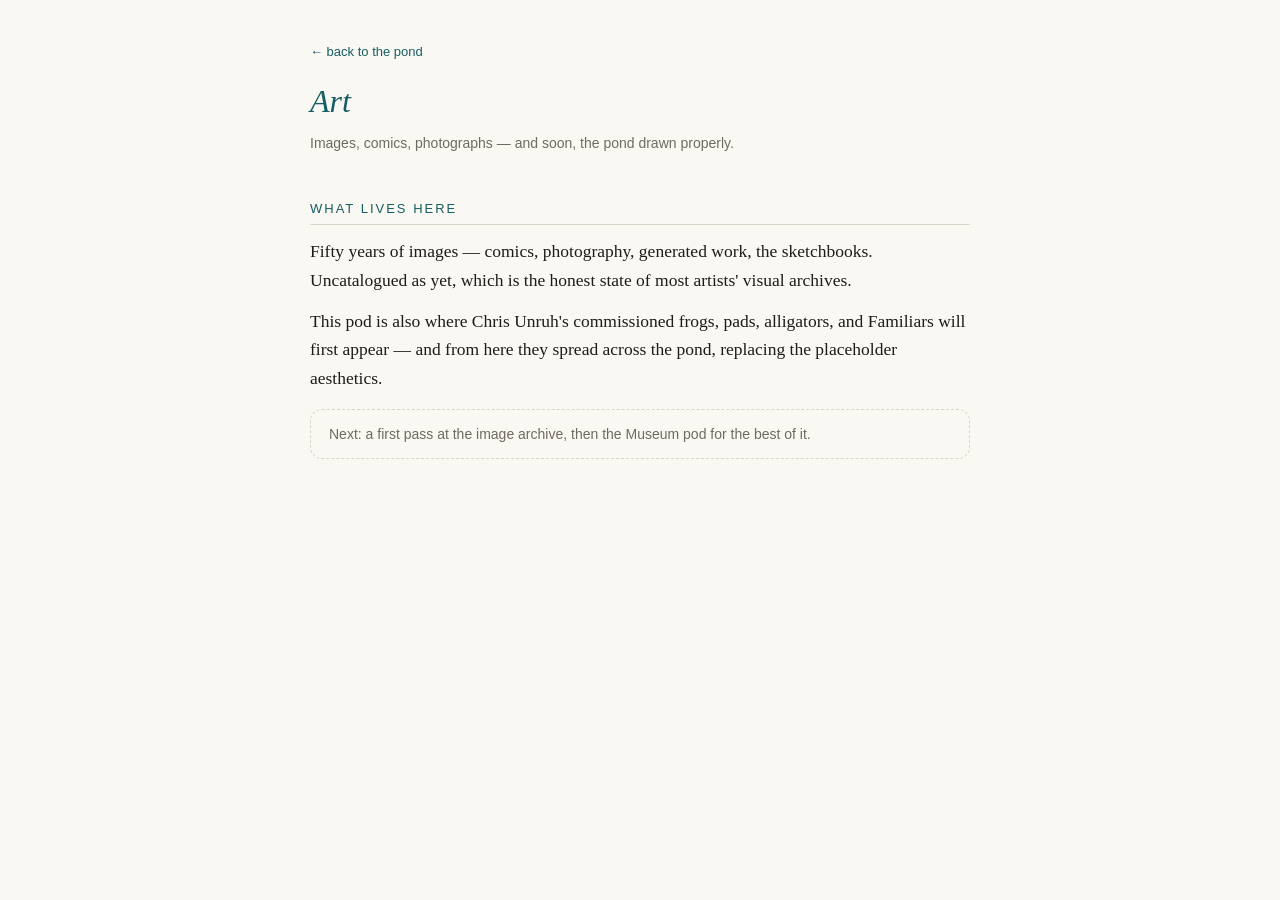
<file: art.html>
<!DOCTYPE html>
<html lang="en">
<head>
<meta charset="UTF-8">
<meta name="viewport" content="width=device-width, initial-scale=1.0">
<title>droogworks — Art</title>
<style>
  :root{--paper:#faf8f3;--ink:#1d1c1a;--faded:#6f6a61;--line:#d9d4c8;--accent:#155e63}
  *{margin:0;padding:0;box-sizing:border-box}
  body{background:var(--paper);color:var(--ink);
    font:17.5px/1.65 Georgia,'Times New Roman',serif;padding-bottom:90px}
  header{max-width:700px;margin:0 auto;padding:36px 20px 8px}
  .back{font:13px -apple-system,Helvetica,Arial,sans-serif;color:var(--accent);text-decoration:none}
  h1{font-size:32px;font-weight:normal;margin-top:10px}
  h1 em{font-style:italic;color:var(--accent)}
  .sub{color:var(--faded);font-size:14px;margin-top:4px;font-family:-apple-system,Helvetica,Arial,sans-serif}
  main{max-width:700px;margin:0 auto;padding:0 20px}
  h2{font:13px -apple-system,Helvetica,Arial,sans-serif;text-transform:uppercase;
    letter-spacing:2px;color:var(--accent);margin:38px 0 10px;
    border-bottom:1.5px solid var(--line);padding-bottom:8px}
  p{margin-top:12px}
  ul{margin:10px 0 0 22px}
  li{margin-top:7px}
  .slot{margin-top:16px;padding:16px 18px;border:1.5px dashed var(--line);
    border-radius:12px;font:14px -apple-system,Helvetica,Arial,sans-serif;color:var(--faded)}
</style>
</head>
<body>
<header>
  <a class='back' href='/'>&#8592; back to the pond</a>
  <h1><em>Art</em></h1>
  <div class="sub">Images, comics, photographs — and soon, the pond drawn properly.</div>
</header>

<main>
  <h2>What lives here</h2>
  <p>Fifty years of images — comics, photography, generated work, the sketchbooks. Uncatalogued as yet, which is the honest state of most artists' visual archives.</p>
  <p>This pod is also where Chris Unruh's commissioned frogs, pads, alligators, and Familiars will first appear — and from here they spread across the pond, replacing the placeholder aesthetics.</p>
  <div class="slot">Next: a first pass at the image archive, then the Museum pod for the best of it.</div>
</main>
</body>
</html>
</file>
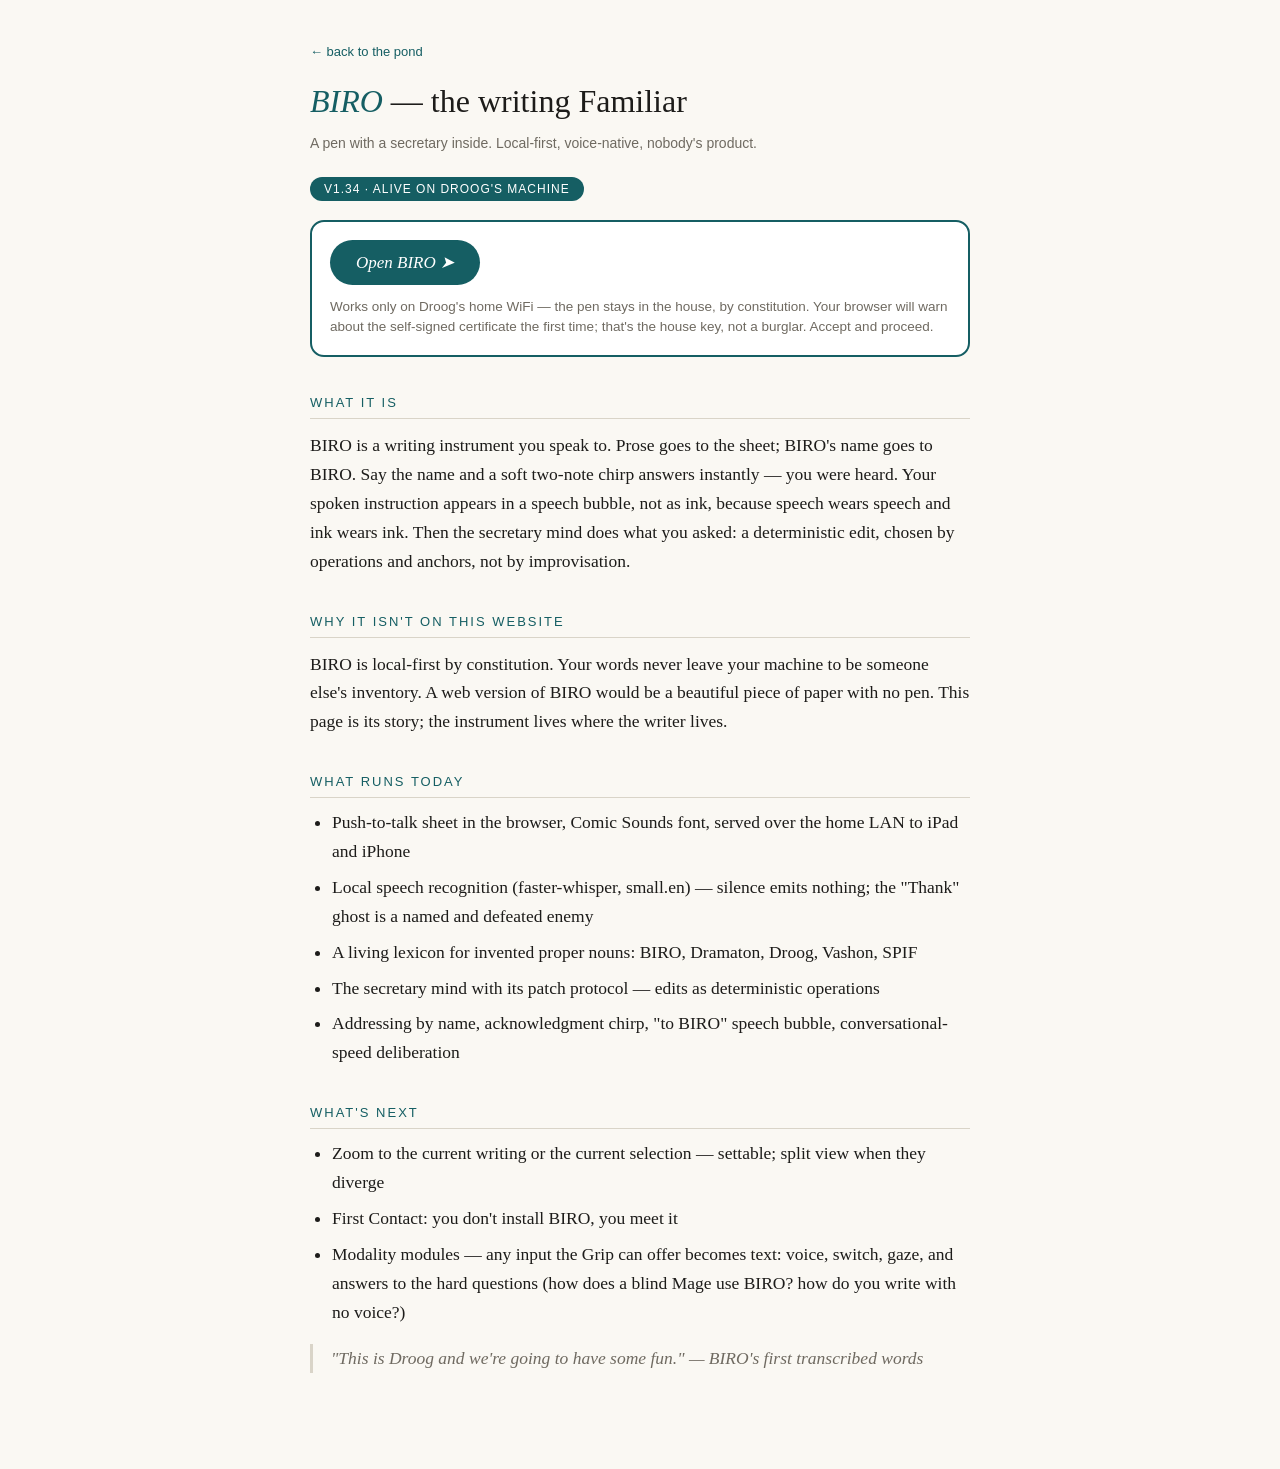
<file: biro.html>
<!DOCTYPE html>
<html lang="en">
<head>
<meta charset="UTF-8">
<meta name="viewport" content="width=device-width, initial-scale=1.0">
<title>droogworks — BIRO</title>
<style>
  :root{--paper:#faf8f3;--ink:#1d1c1a;--faded:#6f6a61;--line:#d9d4c8;--accent:#155e63}
  *{margin:0;padding:0;box-sizing:border-box}
  body{background:var(--paper);color:var(--ink);
    font:17.5px/1.65 Georgia,'Times New Roman',serif;padding-bottom:90px}
  header{max-width:700px;margin:0 auto;padding:36px 20px 8px}
  .back{font:13px -apple-system,Helvetica,Arial,sans-serif;color:var(--accent);text-decoration:none}
  h1{font-size:32px;font-weight:normal;margin-top:10px}
  h1 em{font-style:italic;color:var(--accent)}
  .sub{color:var(--faded);font-size:14px;margin-top:4px;font-family:-apple-system,Helvetica,Arial,sans-serif}
  main{max-width:700px;margin:0 auto;padding:0 20px}
  h2{font:13px -apple-system,Helvetica,Arial,sans-serif;text-transform:uppercase;
    letter-spacing:2px;color:var(--accent);margin:38px 0 10px;
    border-bottom:1.5px solid var(--line);padding-bottom:8px}
  p{margin-top:12px}
  blockquote{margin:18px 0 6px;padding-left:18px;border-left:3px solid var(--line);
    color:var(--faded);font-style:italic}
  ul{margin:10px 0 0 22px}
  li{margin-top:7px}
  .badge{display:inline-block;font:12px -apple-system,sans-serif;letter-spacing:1px;
    text-transform:uppercase;background:var(--accent);color:#fff;
    border-radius:999px;padding:5px 14px;margin-top:14px}
</style>
</head>
<body>
<header>
  <a class='back' href='/'>&#8592; back to the pond</a>
  <h1><em>BIRO</em> — the writing Familiar</h1>
  <div class="sub">A pen with a secretary inside. Local-first, voice-native, nobody's product.</div>
</header>

<main>
  <div class="badge">v1.34 · alive on Droog's machine</div>

  <div style="margin-top:18px;padding:18px;border:2px solid var(--accent);border-radius:14px;background:#fff">
    <a href="https://10.0.0.137:8473" style="display:inline-block;font:17px Georgia,serif;font-style:italic;background:var(--accent);color:#fff;text-decoration:none;border-radius:999px;padding:12px 26px">Open BIRO &#10148;</a>
    <p style="margin-top:12px;font:13.5px/1.5 -apple-system,Helvetica,Arial,sans-serif;color:var(--faded)">
      Works only on Droog's home WiFi — the pen stays in the house, by constitution.
      Your browser will warn about the self-signed certificate the first time; that's the house key, not a burglar. Accept and proceed.</p>
  </div>

  <h2>What it is</h2>
  <p>BIRO is a writing instrument you speak to. Prose goes to the sheet; BIRO's name goes to BIRO. Say the name and a soft two-note chirp answers instantly — you were heard. Your spoken instruction appears in a speech bubble, not as ink, because speech wears speech and ink wears ink. Then the secretary mind does what you asked: a deterministic edit, chosen by operations and anchors, not by improvisation.</p>

  <h2>Why it isn't on this website</h2>
  <p>BIRO is local-first by constitution. Your words never leave your machine to be someone else's inventory. A web version of BIRO would be a beautiful piece of paper with no pen. This page is its story; the instrument lives where the writer lives.</p>

  <h2>What runs today</h2>
  <ul>
    <li>Push-to-talk sheet in the browser, Comic Sounds font, served over the home LAN to iPad and iPhone</li>
    <li>Local speech recognition (faster-whisper, small.en) — silence emits nothing; the "Thank" ghost is a named and defeated enemy</li>
    <li>A living lexicon for invented proper nouns: BIRO, Dramaton, Droog, Vashon, SPIF</li>
    <li>The secretary mind with its patch protocol — edits as deterministic operations</li>
    <li>Addressing by name, acknowledgment chirp, "to BIRO" speech bubble, conversational-speed deliberation</li>
  </ul>

  <h2>What's next</h2>
  <ul>
    <li>Zoom to the current writing or the current selection — settable; split view when they diverge</li>
    <li>First Contact: you don't install BIRO, you meet it</li>
    <li>Modality modules — any input the Grip can offer becomes text: voice, switch, gaze, and answers to the hard questions (how does a blind Mage use BIRO? how do you write with no voice?)</li>
  </ul>

  <blockquote>"This is Droog and we're going to have some fun." — BIRO's first transcribed words</blockquote>
</main>
</body>
</html>
</file>
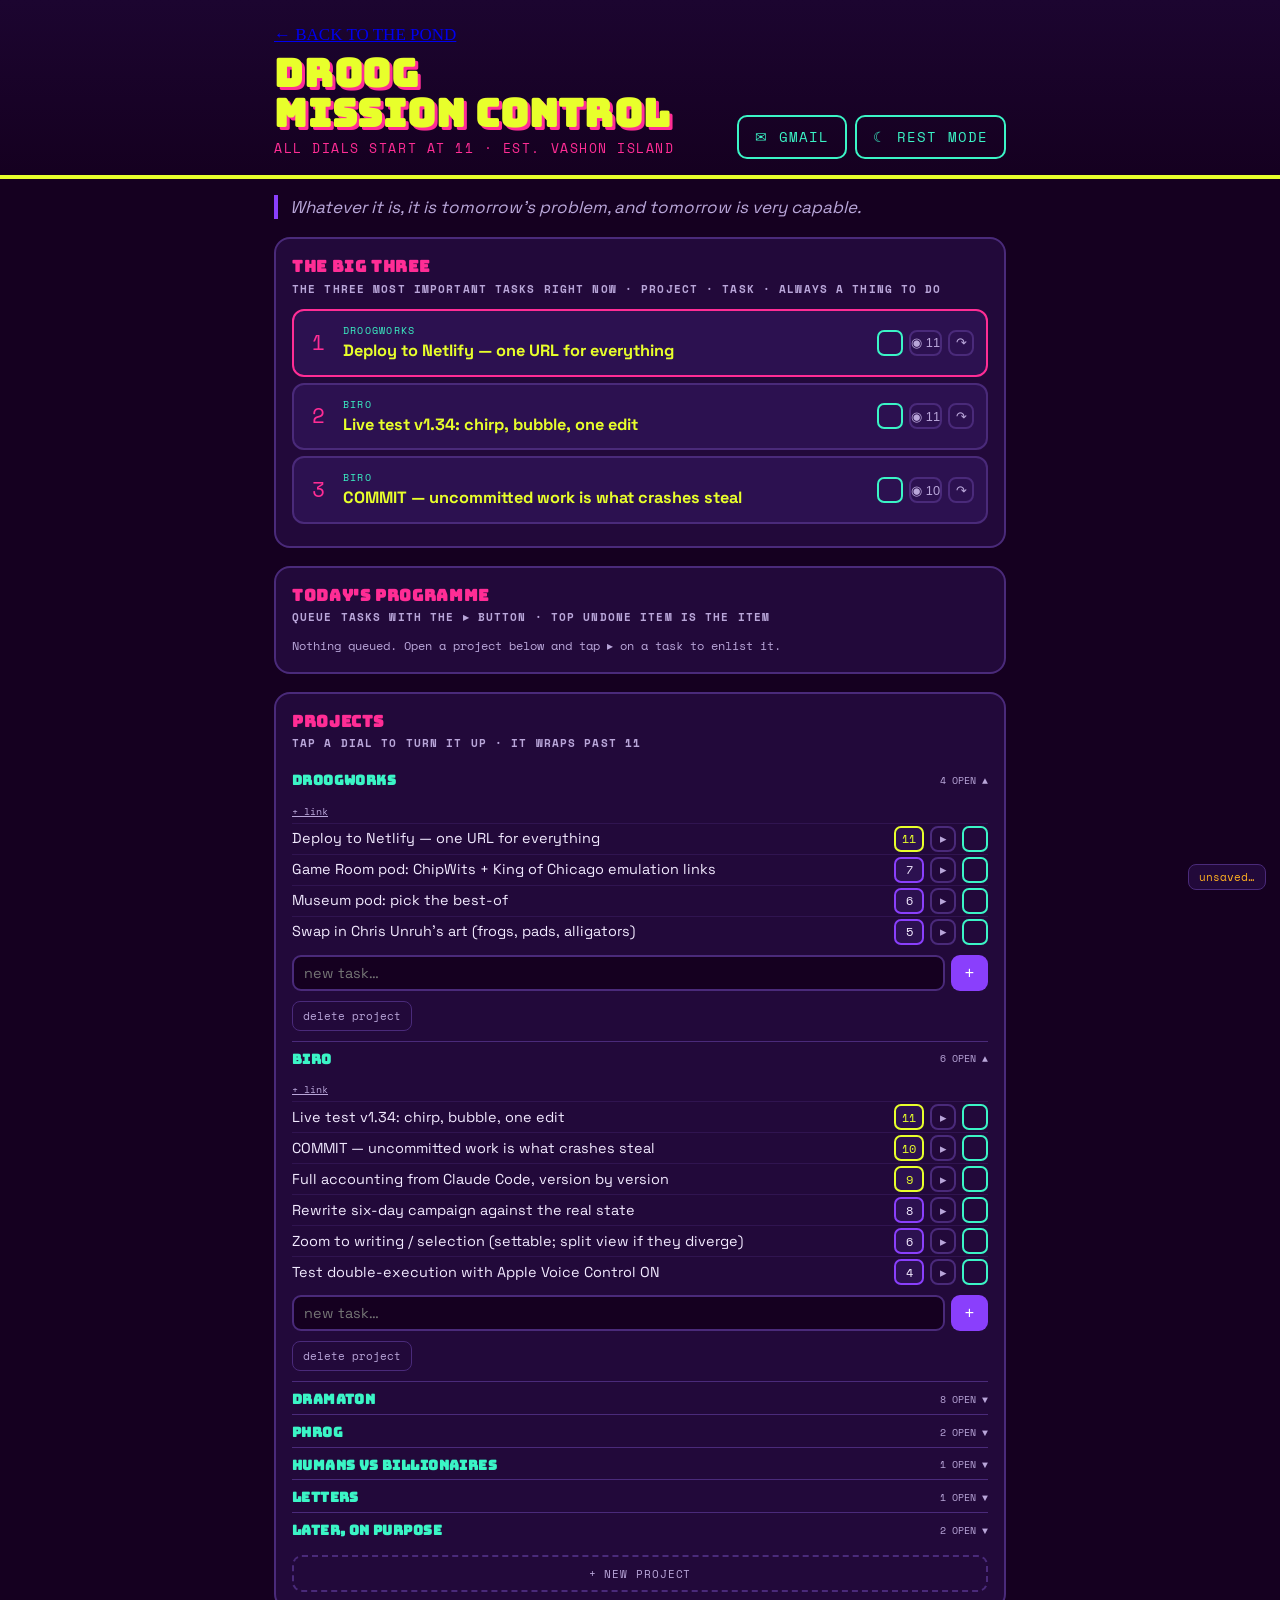
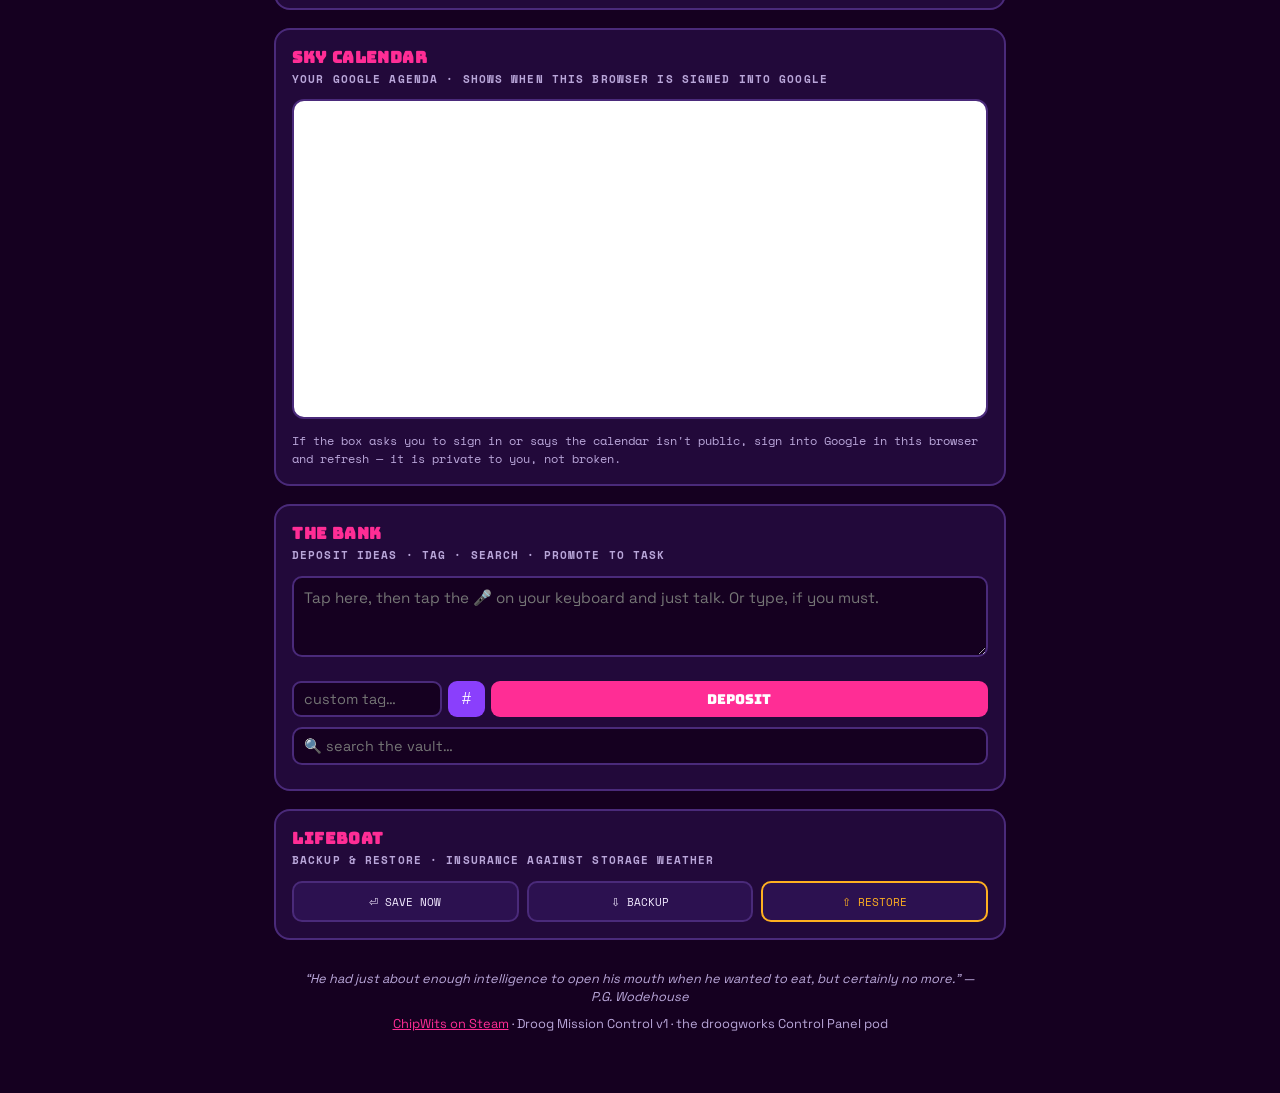
<file: control.html>
<!DOCTYPE html>
<html lang="en">
<head>
<meta charset="UTF-8">
<meta name="viewport" content="width=device-width, initial-scale=1.0">
<title>DROOG MISSION CONTROL</title>
<style>
@import url('https://fonts.googleapis.com/css2?family=Bungee&family=Space+Grotesk:wght@400;500;700&family=Space+Mono:wght@400;700&display=swap');

:root{
  --void:#150020;
  --panel:#22093a;
  --panel2:#2c1150;
  --line:#4a2a7a;
  --volt:#E8FF2B;
  --pink:#FF2D95;
  --purple:#8A3FFC;
  --mint:#3BF5C6;
  --amber:#FFB020;
  --red:#FF4D4D;
  --paper:#F2EAFF;
  --dim:#B9A6D9;
}
*{box-sizing:border-box;margin:0;padding:0}
html{-webkit-text-size-adjust:100%}
body{
  background:var(--void);
  color:var(--paper);
  font-family:'Space Grotesk',system-ui,sans-serif;
  font-size:17px;
  line-height:1.45;
  min-height:100vh;
  padding-bottom:60px;
}
.wrap{max-width:760px;margin:0 auto;padding:0 14px}

/* ---------- masthead ---------- */
header{
  border-bottom:4px solid var(--volt);
  background:linear-gradient(180deg,#1c0530 0%, #150020 100%);
  padding:22px 0 16px;
}
h1{
  font-family:'Bungee',cursive;
  font-size:clamp(1.5rem,6vw,2.4rem);
  letter-spacing:.02em;
  line-height:1.05;
  color:var(--volt);
  text-shadow:3px 3px 0 var(--pink);
}
.tagline{
  font-family:'Space Mono',monospace;
  color:var(--pink);
  font-size:.8rem;
  margin-top:6px;
  text-transform:uppercase;
  letter-spacing:.12em;
}
.headrow{display:flex;justify-content:space-between;align-items:flex-end;gap:12px;flex-wrap:wrap}

/* rest switch */
.rest-btn{
  font-family:'Space Mono',monospace;
  background:none;border:2px solid var(--mint);color:var(--mint);
  padding:10px 16px;border-radius:10px;font-size:.85rem;cursor:pointer;
  text-transform:uppercase;letter-spacing:.08em;
}
.rest-btn:active{transform:translateY(1px)}

/* ---------- status line ---------- */
.status{
  margin:16px 0 4px;
  font-style:italic;
  color:var(--dim);
  border-left:4px solid var(--purple);
  padding-left:12px;
  min-height:1.4em;
}

/* ---------- panels ---------- */
section{
  background:var(--panel);
  border:2px solid var(--line);
  border-radius:16px;
  padding:16px;
  margin:18px 0;
}
h2{
  font-family:'Bungee',cursive;
  font-size:1rem;
  color:var(--pink);
  letter-spacing:.04em;
  margin-bottom:12px;
}
h2 .sub{
  font-family:'Space Mono',monospace;
  color:var(--dim);font-size:.7rem;letter-spacing:.1em;
  display:block;margin-top:2px;text-transform:uppercase;
}

/* ---------- today queue ---------- */
.tq{
  display:flex;align-items:center;gap:8px;padding:9px 0;
  border-top:1px solid rgba(74,42,122,.5);
}
.tq.now{
  border:2px dashed var(--pink);border-radius:12px;padding:12px;margin:4px 0;
  background:var(--panel2);
}
.tq.now .tq-text{color:var(--volt);font-weight:700;font-size:1.05rem}
.tq.done .tq-text{text-decoration:line-through;color:var(--dim)}
.tq-text{flex:1;word-break:break-word}
.tq-proj{font-family:'Space Mono',monospace;font-size:.62rem;color:var(--dim);display:block;text-transform:uppercase}
.tq-arrow{
  background:none;border:2px solid var(--line);color:var(--paper);border-radius:8px;
  width:32px;height:32px;cursor:pointer;font-size:.9rem;
}
.tq-arrow:active{border-color:var(--volt)}
.today-empty{color:var(--dim);font-family:'Space Mono',monospace;font-size:.78rem}
/* ---------- big three ---------- */
.b3{
  display:flex;align-items:center;gap:12px;padding:12px;margin:6px 0;
  border:2px solid var(--line);border-radius:12px;background:var(--panel2);cursor:pointer;
}
.b3 .b3-rank{font-family:'Space Mono',monospace;font-size:1.3rem;color:var(--pink);min-width:1.2em;text-align:center}
.b3 .b3-proj{font-family:'Space Mono',monospace;font-size:.65rem;color:var(--mint);text-transform:uppercase;letter-spacing:.12em;display:block}
.b3 .b3-task{font-size:1.02rem;color:var(--volt);font-weight:700;word-break:break-word}
.b3:first-child{border-color:var(--pink)}
.tq-btn{
  background:none;border:2px solid var(--line);color:var(--dim);border-radius:8px;
  min-width:34px;height:34px;cursor:pointer;font-size:.95rem;
}
.tq-btn.q{border-color:var(--mint);color:var(--mint)}
.result-head{
  font-family:'Space Mono',monospace;font-size:.68rem;color:var(--pink);
  text-transform:uppercase;letter-spacing:.1em;margin-top:14px;
}

/* ---------- work mode ---------- */
#work{
  position:fixed;inset:0;background:var(--void);z-index:40;display:none;
  overflow-y:auto;-webkit-overflow-scrolling:touch;
}
#work.on{display:block}
.work-inner{max-width:760px;margin:0 auto;padding:16px 14px 80px}
.work-top{
  display:flex;justify-content:space-between;align-items:center;gap:10px;
  padding:6px 0 14px;border-bottom:4px solid var(--pink);margin-bottom:16px;
}
.work-proj{font-family:'Space Mono',monospace;font-size:.72rem;color:var(--dim);text-transform:uppercase;letter-spacing:.1em}
.work-title{
  font-family:'Bungee',cursive;font-size:1.25rem;color:var(--volt);line-height:1.25;margin-top:4px;
}
.work-close{
  background:none;border:2px solid var(--line);color:var(--paper);border-radius:10px;
  padding:10px 14px;cursor:pointer;font-family:'Space Mono',monospace;font-size:.8rem;
  white-space:nowrap;
}
.work-notes{
  width:100%;background:var(--panel);border:2px solid var(--purple);color:var(--paper);
  border-radius:12px;padding:12px;font-size:1rem;font-family:'Space Grotesk',sans-serif;
  resize:vertical;min-height:80px;
}
.task-text{cursor:pointer}
.task-text:active{color:var(--volt)}
.to-sub{
  background:none;border:1px solid var(--mint);color:var(--mint);border-radius:8px;
  padding:4px 8px;font-size:.68rem;font-family:'Space Mono',monospace;cursor:pointer;
}
.due{
  font-family:'Space Mono',monospace;font-size:.65rem;color:var(--dim);
  border:1px solid var(--line);border-radius:6px;padding:1px 6px;white-space:nowrap;
}
.due.soon{color:var(--amber);border-color:var(--amber)}
.due.over{color:var(--red);border-color:var(--red);font-weight:700}
.links-row{display:flex;flex-wrap:wrap;gap:6px;padding:10px 0 4px;align-items:center}
.link-pill{
  display:inline-flex;align-items:center;gap:6px;
  font-family:'Space Mono',monospace;font-size:.72rem;
  background:var(--void);border:2px solid var(--mint);color:var(--mint);
  border-radius:999px;padding:6px 12px;text-decoration:none;letter-spacing:.03em;
}
.link-pill .lx{color:var(--dim);cursor:pointer;font-size:.85rem;padding:0 2px}
.link-pill .lx.armed{color:var(--red)}
.link-add{display:flex;gap:6px;margin:6px 0 4px}
.link-add input{
  background:var(--void);border:2px solid var(--line);color:var(--paper);
  border-radius:10px;padding:8px;font-size:.85rem;font-family:'Space Grotesk',sans-serif;min-width:0;
}
.link-add input.ln{flex:1}
.link-add input.lu{flex:2}
.link-add button{background:var(--purple);border:none;color:#fff;border-radius:10px;padding:0 12px;cursor:pointer}
.link-toggle{font-family:'Space Mono',monospace;font-size:.65rem;color:var(--dim);background:none;border:none;text-decoration:underline;cursor:pointer}

/* ---------- footer ---------- */
footer{
  margin-top:30px;text-align:center;color:var(--dim);
  font-size:.8rem;padding:0 20px;
}
footer .q{font-style:italic;margin-bottom:8px}
footer a{color:var(--pink)}

/* ---------- rest overlay ---------- */
#rest{
  position:fixed;inset:0;background:#0a0012;z-index:50;
  display:none;flex-direction:column;align-items:center;justify-content:center;
  text-align:center;padding:30px;
}
#rest.on{display:flex}
#rest p{
  font-family:'Space Mono',monospace;color:#5b4a78;font-size:1rem;
  max-width:420px;line-height:2;
}
#rest button{
  margin-top:40px;background:none;border:1px solid #3a2a55;color:#5b4a78;
  padding:12px 26px;border-radius:12px;cursor:pointer;font-family:'Space Mono',monospace;
  font-size:.8rem;text-transform:uppercase;letter-spacing:.15em;
}

.saving{position:fixed;bottom:10px;right:14px;font-family:'Space Mono',monospace;font-size:.7rem;color:var(--dim);opacity:0;transition:opacity .3s;background:var(--panel);border:1px solid var(--line);border-radius:8px;padding:4px 10px;z-index:60}
.saving.show{opacity:1}

/* ---------- restored + densified: projects, task rows, bank ---------- */
.proj{border-top:1px solid var(--line);padding:8px 0 4px}
.proj:first-child{border-top:none}
.proj-head{display:flex;justify-content:space-between;align-items:center;cursor:pointer;gap:8px}
.proj-head h3{font-family:'Bungee',cursive;font-size:.85rem;color:var(--mint);letter-spacing:.03em}
.proj-meta{font-family:'Space Mono',monospace;font-size:.62rem;color:var(--dim);text-transform:uppercase;white-space:nowrap}
.proj-body{padding:2px 0 6px}
.task{display:flex;align-items:center;gap:6px;padding:2px 0;border-top:1px solid rgba(74,42,122,.35)}
.task-text{flex:1;min-width:0;white-space:nowrap;overflow:hidden;text-overflow:ellipsis;font-size:.9rem;line-height:1.35}
.task.done .task-text{text-decoration:line-through;color:var(--dim)}
.chk{width:26px;height:26px;flex:none;background:none;border:2px solid var(--mint);color:var(--mint);border-radius:7px;cursor:pointer;font-size:.8rem;padding:0;line-height:1}
.dial{width:30px;height:26px;flex:none;background:var(--panel2);border:2px solid var(--purple);color:var(--paper);border-radius:7px;cursor:pointer;font-family:'Space Mono',monospace;font-size:.72rem;padding:0}
.dial.hot{border-color:var(--volt);color:var(--volt)}
.del{width:24px;height:26px;flex:none;background:none;border:none;color:var(--dim);cursor:pointer;font-size:1rem;padding:0}
.tq-btn{min-width:26px;height:26px;font-size:.8rem}
.tq{padding:4px 0;gap:6px}
.tq.now{padding:8px 10px}
.tq-text{white-space:nowrap;overflow:hidden;text-overflow:ellipsis;font-size:.92rem}
.tq-proj{display:inline;margin-left:8px}
.tq-arrow{width:26px;height:26px}
.add-row{display:flex;gap:6px;margin-top:8px}
.add-row input{flex:1;min-width:0;background:var(--void);border:2px solid var(--line);color:var(--paper);border-radius:9px;padding:7px 10px;font-size:.9rem;font-family:'Space Grotesk',sans-serif}
.add-row button{background:var(--purple);border:none;color:#fff;border-radius:9px;padding:0 14px;cursor:pointer;font-size:1rem}
.new-proj{margin-top:10px;background:none;border:2px dashed var(--line);color:var(--dim);border-radius:10px;padding:8px 14px;cursor:pointer;font-family:'Space Mono',monospace;font-size:.7rem;text-transform:uppercase;letter-spacing:.08em;width:100%}
.undo-btn{background:none;border:1px solid var(--line);color:var(--dim);border-radius:8px;padding:6px 10px;cursor:pointer;font-family:'Space Mono',monospace;font-size:.68rem}
.idea-input{width:100%;background:var(--void);border:2px solid var(--line);color:var(--paper);border-radius:10px;padding:10px;font-size:.95rem;font-family:'Space Grotesk',sans-serif;resize:vertical}
.chip-row{display:flex;flex-wrap:wrap;gap:6px;margin-top:8px}
.chip{font-family:'Space Mono',monospace;font-size:.68rem;background:none;border:1px solid var(--line);color:var(--dim);border-radius:999px;padding:4px 10px;cursor:pointer}
.chip.on{border-color:var(--volt);color:var(--volt)}
.bank-search{width:100%;margin-top:10px;background:var(--void);border:2px solid var(--line);color:var(--paper);border-radius:10px;padding:8px 10px;font-size:.9rem;font-family:'Space Grotesk',sans-serif}
.idea{border-top:1px solid rgba(74,42,122,.4);padding:7px 0}
.idea-text{font-size:.92rem}
.idea-meta{display:flex;flex-wrap:wrap;gap:6px;align-items:center;margin-top:4px}
.idea-tag{font-family:'Space Mono',monospace;font-size:.62rem;color:var(--mint)}
.ballast-row{display:grid;gap:8px}
.ballast-btn{background:var(--panel2);border:2px solid var(--line);color:var(--paper);border-radius:10px;padding:10px;cursor:pointer;font-family:'Space Mono',monospace;font-size:.7rem;text-transform:uppercase}
.ballast-btn.flare{border-color:var(--amber);color:var(--amber)}
.cap-row{display:flex;gap:8px;align-items:center;flex-wrap:wrap;margin-top:8px}
@media (prefers-reduced-motion: reduce){
  *{transition:none !important}
}
@media(max-width:480px){
  .spend-row{grid-template-columns:repeat(2,1fr)}
}
</style>
</head>
<body>

<div id="work">
  <div class="work-inner">
    <div class="work-top">
      <div>
        <span class="work-proj" id="workProj"></span>
        <div class="work-title" id="workTitle"></div>
      </div>
      <button class="work-close" onclick="closeWork()">← bridge</button>
    </div>
    <section>
      <h2>Target Date <span class="sub">optional · most tasks fly free</span></h2>
      <div class="cap-row" style="margin-top:0">
        <input type="date" id="workDue" onchange="setDue(this.value)"
          style="background:var(--panel2);border:2px solid var(--line);color:var(--paper);border-radius:10px;padding:10px;font-family:'Space Mono',monospace">
        <button class="undo-btn" onclick="setDue('')">clear date</button>
        <span id="workDueMsg" style="font-family:'Space Mono',monospace;font-size:.75rem"></span>
      </div>
    </section>
    <section>
      <h2>Subtasks <span class="sub">no tags down here — subtasks are born filed</span></h2>
      <div id="workSubs"></div>
      <div class="add-row">
        <input id="subInput" placeholder="new subtask… (🎤 works here too)">
        <button onclick="addSub()">+</button>
      </div>
    </section>
    <section>
      <h2>Field Notes <span class="sub">the task's scratchpad · dictate freely</span></h2>
      <textarea id="workNotes" class="work-notes" rows="4" onchange="saveNotes(this.value)"
        placeholder="Thinking out loud lives here…"></textarea>
    </section>
    <section>
      <h2>From The Bank <span class="sub">ideas tagged for this project</span></h2>
      <div id="workIdeas"></div>
    </section>
    <button class="undo-btn" id="workDelBtn" onclick="delCurrentTask()"
      style="margin-top:14px;border-color:var(--red);color:var(--red)">delete this task</button>
  </div>
</div>

<div id="mailhelp" style="position:fixed;inset:0;background:rgba(10,0,18,.92);z-index:50;display:none;align-items:center;justify-content:center;padding:24px">
  <div style="max-width:460px;background:var(--panel);border:2px solid var(--mint);border-radius:16px;padding:22px">
    <h2 style="margin-bottom:10px">✉ Your Mail Filter Is Claude</h2>
    <p style="font-size:.95rem;line-height:1.6;color:var(--paper)">Open any Claude chat and just say what you want:</p>
    <ul style="margin:10px 0 0 18px;font-size:.92rem;line-height:1.9;color:var(--paper)">
      <li>&ldquo;Triage my inbox&rdquo;</li>
      <li>&ldquo;Anything important this week?&rdquo;</li>
      <li>&ldquo;Find the email from Chris&rdquo;</li>
      <li>&ldquo;Draft a reply to&hellip;&rdquo;</li>
    </ul>
    <p style="margin-top:12px;font-size:.8rem;color:var(--dim)">Claude has the Gmail connection: search, summarize, label, draft &mdash; on command. A real mail panel here is parked until Hermes.</p>
    <button class="rest-btn" style="margin-top:16px" onclick="toggleMailHelp(false)">got it</button>
  </div>
</div>

<div id="rest">
  <p>Rest is a system state.<br>A pause must emit nothing.</p>
  <button onclick="toggleRest(false)">return to the bridge</button>
</div>

<header>
  <div class="wrap headrow">
    <div>
      <a href='/' style='font-family:\'Space Mono\',monospace;font-size:.7rem;color:var(--mint);text-decoration:none;letter-spacing:.1em'>&#8592; BACK TO THE POND</a>
      <h1 style="margin-top:6px">DROOG<br>MISSION CONTROL</h1>
      <div class="tagline">All dials start at 11 · est. Vashon Island</div>
    </div>
    <div style="display:flex;gap:8px;flex-wrap:wrap">
      <button class="rest-btn" onclick="toggleMailHelp(true)">✉ Gmail</button>
      <button class="rest-btn" onclick="toggleRest(true)">☾ Rest Mode</button>
    </div>
  </div>
</header>

<div class="wrap">
  <div class="status" id="status"></div>

  <!-- BIG THREE -->
  <section>
    <h2>The Big Three <span class="sub">the three most important tasks right now · project · task · always A Thing To Do</span></h2>
    <div id="big3"></div>
  </section>

  <!-- TODAY -->
  <section>
    <h2>Today's Programme <span class="sub">queue tasks with the ▸ button · top undone item is THE item</span></h2>
    <div id="todayList"></div>
  </section>

  <!-- PROJECTS -->
  <section>
    <h2>Projects <span class="sub">tap a dial to turn it up · it wraps past 11</span></h2>
    <div id="projects"></div>
    <div id="newProjRow" class="add-row" style="display:none">
      <input id="newProjName" placeholder="project name…">
      <button onclick="commitProject()">✓</button>
    </div>
    <button class="new-proj" id="newProjBtn" onclick="showNewProject()">+ new project</button>
  </section>

  <!-- CALENDAR -->
  <section>
    <h2>Sky Calendar <span class="sub">your Google agenda &#183; shows when this browser is signed into Google</span></h2>
    <iframe title="Google Calendar agenda"
      src="https://calendar.google.com/calendar/embed?src=dougdroogsharp%40gmail.com&mode=AGENDA&ctz=America%2FLos_Angeles&showTitle=0&showPrint=0&showTabs=0&showCalendars=0&showTz=0"
      style="width:100%;height:320px;border:2px solid var(--line);border-radius:12px;background:#fff"
      loading="lazy"></iframe>
    <div class="today-empty" style="margin-top:6px">If the box asks you to sign in or says the calendar isn't public, sign into Google in this browser and refresh &#8212; it is private to you, not broken.</div>
  </section>

  <!-- THE BANK -->
  <section>
    <h2>The Bank <span class="sub">deposit ideas · tag · search · promote to task</span></h2>
    <textarea id="ideaInput" class="idea-input" rows="3" oninput="autoTag()"
      placeholder="Tap here, then tap the 🎤 on your keyboard and just talk. Or type, if you must."></textarea>
    <div class="chip-row" id="chipRow"></div>
    <div class="add-row" style="margin-top:10px">
      <input id="customTag" placeholder="custom tag…" style="max-width:150px">
      <button onclick="addCustomTag()" title="add tag">#</button>
      <button onclick="depositIdea()" style="background:var(--pink);flex:1;font-family:'Bungee',cursive;font-size:.85rem">DEPOSIT</button>
    </div>
    <input id="bankSearch" class="bank-search" placeholder="🔍 search the vault…" oninput="renderBank()">
    <div class="chip-row" id="filterRow" style="margin-top:8px"></div>
    <div id="bankList"></div>
  </section>

  <!-- LIFEBOAT -->
  <section>
    <h2>Lifeboat <span class="sub">backup & restore · insurance against storage weather</span></h2>
    <div class="ballast-row" style="grid-template-columns:repeat(3,1fr)">
      <button class="ballast-btn" onclick="saveNow()">⏎ Save now</button>
      <button class="ballast-btn" onclick="doBackup()">⇩ Backup</button>
      <button class="ballast-btn flare" onclick="showRestore()">⇧ Restore</button>
    </div>
    <div id="restoreRow" style="display:none;margin-top:10px">
      <textarea id="restoreText" class="idea-input" rows="3" placeholder="Paste a backup here…"></textarea>
      <div class="add-row"><button onclick="doRestore()" style="background:var(--red);flex:1;font-family:'Bungee',cursive;font-size:.8rem;color:#fff;border:none;border-radius:10px;padding:10px">RESTORE — OVERWRITES EVERYTHING</button></div>
    </div>
    <div id="backupOut" style="display:none;margin-top:10px">
      <textarea id="backupText" class="idea-input" rows="3" readonly onclick="this.select()"></textarea>
      <div class="today-empty" style="margin-top:6px">Tap the box, Select All, Copy — then paste it somewhere safe (a note, an email to yourself).</div>
    </div>
  </section>

  <footer>
    <div class="q" id="footQuote"></div>
    <div><a href="https://store.steampowered.com/app/2330720/ChipWits/" target="_blank" rel="noopener">ChipWits on Steam</a> · Droog Mission Control v1 · the droogworks Control Panel pod</div>
  </footer>
</div>

<div class="saving" id="saving">saved</div>

<script>
/* droogworks adapter: on Netlify there is no artifact storage — localStorage stands in */
if(!window.storage){
  window.storage={
    async get(k){const v=localStorage.getItem('dw-'+k);return v===null?null:{key:k,value:v};},
    async set(k,v){localStorage.setItem('dw-'+k,String(v));return{key:k,value:String(v)};},
    async delete(k){localStorage.removeItem('dw-'+k);return{key:k,deleted:true};}
  };
}
const KEY='droog-mission-control';
const todayStr=()=>new Date().toLocaleDateString('en-CA'); // YYYY-MM-DD local

const DEFAULT_STATE={
  date:todayStr(),
  capacity:10,
  spent:[],            // array of {type,t}
  stability:{},        // {date: score}
  oneThing:'',
  restSince:null,
  projects:[
    {id:'dw',name:'DROOGWORKS',open:true,tasks:[
      {id:t(),text:'Deploy to Netlify — one URL for everything',dial:11,done:false},
      {id:t(),text:'Game Room pod: ChipWits + King of Chicago emulation links',dial:7,done:false},
      {id:t(),text:'Museum pod: pick the best-of',dial:6,done:false},
      {id:t(),text:"Swap in Chris Unruh's art (frogs, pads, alligators)",dial:5,done:false}]},
    {id:'biro',name:'BIRO',open:true,tasks:[
      {id:t(),text:'Live test v1.34: chirp, bubble, one edit',dial:11,done:false},
      {id:t(),text:'COMMIT — uncommitted work is what crashes steal',dial:10,done:false},
      {id:t(),text:'Full accounting from Claude Code, version by version',dial:9,done:false},
      {id:t(),text:'Rewrite six-day campaign against the real state',dial:8,done:false},
      {id:t(),text:'Zoom to writing / selection (settable; split view if they diverge)',dial:6,done:false},
      {id:t(),text:'Test double-execution with Apple Voice Control ON',dial:4,done:false}]},
    {id:'dramaton',name:'DRAMATON',open:false,tasks:[
      {id:t(),text:'Link GitHub editor + resurrection analysis on the pod page',dial:7,done:false},
      {id:t(),text:'Commission: Phrog onboarding as a Dramaton story',dial:5,done:false}]},
    {id:'phrog',name:'PHROG',open:false,tasks:[
      {id:t(),text:'Modality Modules: any input becomes text (blind Mage, voiceless Mage)',dial:6,done:false},
      {id:t(),text:'Privacy & encryption workstream (after v0 ships, on purpose)',dial:4,done:false}]},
    {id:'hvb',name:'HUMANS VS BILLIONAIRES',open:false,tasks:[
      {id:t(),text:'Capone chapter: first playable beat',dial:5,done:false}]},
    {id:'letters',name:'LETTERS',open:false,tasks:[
      {id:t(),text:'One letter, when ready (Jeff / daughter / Aaliyah / Dakota)',dial:3,done:false}]},
    {id:'later',name:'LATER, ON PURPOSE',open:false,tasks:[
      {id:t(),text:'Scrivener extraction batches 04–12 → full manuscripts in the Library',dial:2,done:false},
      {id:t(),text:'Handwriting-animation fonts (watch the pen write)',dial:1,done:false}]}
  ],
  ballast:[]
};
function t(){return Math.random().toString(36).slice(2,9)}

let S=null;

/* ---------- storage ---------- */
async function load(){
  try{
    const r=await window.storage.get(KEY);
    S=r&&r.value?JSON.parse(r.value):structuredClone(DEFAULT_STATE);
  }catch(e){ S=structuredClone(DEFAULT_STATE); }
  // daily rollover: keep everything, reset today's spend, clear finished queue items
  if(S.date!==todayStr()){
    S.date=todayStr(); S.spent=[];
    S.queue=(S.queue||[]).filter(r=>{const f=findTask(r);return f&&!f.task.done;});
    save();
  }
  // one-time task injections (reach saved states on every device)
  S.migrations=S.migrations||{};
  if(!S.migrations.dram1){
    let p=S.projects.find(x=>x.id==='dramaton'||x.name==='DRAMATON');
    if(!p){p={id:'dramaton',name:'DRAMATON',open:false,tasks:[]};S.projects.push(p);}
    p.tasks.push(
      {id:t(),text:'Port AGENCY/WITNESS scene types + CHEER/BOO/SILENCE/WALK-AWAY palette (salvage doc)',dial:6,done:false},
      {id:t(),text:'Adopt 2.0 item vocabulary: costume / prop / knowledge / gear',dial:4,done:false},
      {id:t(),text:'Surface the Cost Meter (tokenEstimate.ts already computes it)',dial:4,done:false},
      {id:t(),text:'Frogify the editor: voice-first Familiar, keep parser/runner/types (when game work begins)',dial:3,done:false},
      {id:t(),text:'Reserve: witness-reaction mechanics — design inside Humans VS Billionaires',dial:2,done:false},
      {id:t(),text:'Reserve: dieselpunk theme as a Studio skin',dial:1,done:false}
    );
    S.migrations.dram1=true; save();
  }
  renderAll();
  probeStorage();
}
let saveTimer=null, saveBusy=false, dirty=false, lastErr='', storageOK=null, coolUntil=0;
async function probeStorage(){
  // Definitive test: write a tiny value, read it back. Report the verdict plainly.
  const TESTKEY='dmc-writetest';
  try{
    await window.storage.set(TESTKEY, 't'+Date.now());
    const back=await window.storage.get(TESTKEY);
    if(back && back.value){
      storageOK=true;
      banner('✓ Storage writes WORK in this view. Your changes will save.','var(--mint)');
    } else {
      storageOK=false;
      banner('✗ Write returned nothing. Saves unreliable here — use Lifeboat → Backup.','var(--red)');
    }
  }catch(e){
    storageOK=false; lastErr=String(e&&e.message||e);
    banner('✗ Storage writes FAIL in this view ('+lastErr+'). This is a platform limit, not your fault. Use Lifeboat → Backup to keep your data, and try opening this from claude.ai in a browser.','var(--red)');
  }
}
function banner(text,color){
  const b=document.createElement('div');
  b.style.cssText='background:'+(color||'var(--panel)')+';color:'+(color==='var(--mint)'?'#0a0012':'#fff')+';font-family:Space Mono,monospace;font-size:.75rem;padding:10px 14px;border-radius:10px;margin:10px 0;line-height:1.5';
  b.textContent=text;
  b.onclick=()=>b.remove();
  document.querySelector('.wrap').prepend(b);
}
function save(){
  dirty=true; showPill('unsaved…','var(--amber)',true);
  clearTimeout(saveTimer);
  saveTimer=setTimeout(doSave,2000);   // coalesce bursts: wait 2s of quiet
}
function saveNow(){ coolUntil=0; clearTimeout(saveTimer); doSave(); }
async function doSave(){
  if(saveBusy||!dirty)return;
  if(Date.now()<coolUntil)return;      // respect cooldown after a failure
  saveBusy=true;
  const payload=JSON.stringify(S);
  try{
    await window.storage.set(KEY,payload);
    if(JSON.stringify(S)===payload) dirty=false;   // clean only if unchanged since
    coolUntil=0;
    showPill('saved','var(--mint)',false);
  }catch(e){
    lastErr=String(e&&e.message||e);
    coolUntil=Date.now()+30000;        // back off 30s — rate-limit friendly
    showPill('save paused 30s — tap for details','var(--red)',true);
  }
  saveBusy=false;
}
setInterval(()=>{ if(dirty&&!saveBusy&&Date.now()>=coolUntil) doSave(); },20000);
document.addEventListener('visibilitychange',()=>{ if(document.hidden&&dirty&&!saveBusy&&Date.now()>=coolUntil) doSave(); });
// watchdog: if anything is unsaved, keep trying quietly forever
setInterval(()=>{ if(dirty&&!saveBusy) doSave(); },8000);
// flush when leaving/hiding the page
document.addEventListener('visibilitychange',()=>{ if(document.hidden&&dirty&&!saveBusy) doSave(); });
function showPill(text,color,sticky){
  const el=document.getElementById('saving');
  el.textContent=text; el.style.color=color;
  el.classList.add('show');
  el.onclick=()=>{ if(lastErr) alertBox('Last storage error: '+lastErr); };
  clearTimeout(el._t);
  if(!sticky) el._t=setTimeout(()=>el.classList.remove('show'),1500);
}
function alertBox(msg){
  let b=document.getElementById('alertBox');
  if(!b){
    b=document.createElement('div'); b.id='alertBox';
    b.style.cssText='position:fixed;bottom:44px;right:14px;left:14px;max-width:500px;margin-left:auto;background:var(--panel);border:2px solid var(--red);color:var(--paper);font-family:Space Mono,monospace;font-size:.72rem;padding:10px 12px;border-radius:10px;z-index:70;word-break:break-word';
    b.onclick=()=>b.remove();
    document.body.appendChild(b);
  }
  b.textContent=msg+'  (tap to dismiss)';
}

/* ---------- today's programme (queue) ---------- */
function findTask(ref){
  const p=S.projects.find(x=>x.id===ref.pid); if(!p)return null;
  const task=p.tasks.find(x=>x.id===ref.tid); if(!task)return null;
  return {p,task};
}
function inQueue(pid,tid){ return (S.queue||[]).some(r=>r.pid===pid&&r.tid===tid); }
function toggleQueue(pid,tid){
  S.queue=S.queue||[];
  if(inQueue(pid,tid)) S.queue=S.queue.filter(r=>!(r.pid===pid&&r.tid===tid));
  else S.queue.push({pid,tid});
  save(); renderToday(); renderProjects();
}
function moveQueue(i,dir){
  const j=i+dir; if(j<0||j>=S.queue.length)return;
  [S.queue[i],S.queue[j]]=[S.queue[j],S.queue[i]];
  save(); renderToday();
}
/* ---------- the big three ---------- */
function renderBigThree(){
  const el=document.getElementById('big3'); if(!el)return;
  el.innerHTML='';
  const picked=[], seen=new Set();
  const key=(pid,tid)=>pid+'::'+tid;
  // 1) undone tasks in today-queue order — Doug's own ranking wins
  (S.queue||[]).forEach(ref=>{
    const f=findTask(ref);
    if(f&&!f.task.done&&picked.length<3){ picked.push(f); seen.add(key(f.p.id,f.task.id)); }
  });
  // 2) top up from all projects: highest dial first, soonest due breaks ties
  if(picked.length<3){
    const rest=[];
    (S.projects||[]).forEach(p=>(p.tasks||[]).forEach(t=>{
      if(!t.done&&!seen.has(key(p.id,t.id))) rest.push({p,task:t});
    }));
    rest.sort((a,b)=>(b.task.dial||0)-(a.task.dial||0) ||
      ((a.task.due||'9999')<(b.task.due||'9999')?-1:1));
    while(picked.length<3&&rest.length) picked.push(rest.shift());
  }
  if(!picked.length){
    el.innerHTML='<div class="today-empty">Nothing undone anywhere. The pond is calm. Suspiciously calm.</div>';
    return;
  }
  picked.forEach((f,i)=>{
    const row=document.createElement('div'); row.className='b3';
    row.innerHTML=`<div class="b3-rank">${i+1}</div>
      <div style="flex:1;cursor:pointer" title="open work mode"><span class="b3-proj">${esc(f.p.name)}</span>
      <span class="b3-task">${esc(f.task.text)}</span>${dueBadge(f.task)}</div>`;
    row.querySelector('div[title]').onclick=()=>openWork(f.p.id,f.task.id);
    // controls: done ✓ · dial nudge · not today
    const ctr=document.createElement('div');
    ctr.style.cssText='display:flex;gap:6px;align-items:center;flex-wrap:wrap';
    const done=document.createElement('button'); done.className='chk'; done.title='mark done';
    done.textContent=f.task.done?'✓':'';
    done.onclick=(e)=>{ e.stopPropagation(); f.task.done=!f.task.done; save(); renderToday(); renderProjects(); };
    const dial=document.createElement('button'); dial.className='tq-btn'; dial.title='turn the dial up (wraps past 11)';
    dial.textContent='◉ '+(f.task.dial??1);
    dial.onclick=(e)=>{ e.stopPropagation(); f.task.dial=(f.task.dial>=11?1:(f.task.dial||1)+1); save(); renderToday(); renderProjects(); };
    const skip=document.createElement('button'); skip.className='tq-btn'; skip.title='not today — drop from the Big Three, #4 rises';
    skip.textContent='↷';
    skip.onclick=(e)=>{ e.stopPropagation();
      S.queue=(S.queue||[]).filter(q=>!(q.pid===f.p.id&&q.tid===f.task.id)); // out of today's queue
      f.task.b3skip=(f.task.b3skip||0)+1; f.task.dial=Math.max(1,(f.task.dial||1)-1); // gentle demote
      save(); renderToday(); renderProjects(); };
    ctr.append(done,dial,skip);
    row.appendChild(ctr);
    el.appendChild(row);
  });
}

function renderToday(){
  renderBigThree();
  S.queue=(S.queue||[]).filter(r=>findTask(r));   // drop dead refs
  const el=document.getElementById('todayList'); el.innerHTML='';
  if(!S.queue.length){
    el.innerHTML='<div class="today-empty">Nothing queued. Open a project below and tap ▸ on a task to enlist it.</div>';
    return;
  }
  let nowFound=false;
  S.queue.forEach((ref,i)=>{
    const {p,task}=findTask(ref);
    const isNow=!task.done&&!nowFound; if(isNow)nowFound=true;
    const row=document.createElement('div');
    row.className='tq'+(isNow?' now':'')+(task.done?' done':'');
    const chk=document.createElement('button'); chk.className='chk';
    chk.textContent=task.done?'✓':''; chk.title='toggle done';
    chk.onclick=()=>{ task.done=!task.done; save(); renderToday(); renderProjects(); };
    const txt=document.createElement('div'); txt.className='tq-text';
    txt.style.cursor='pointer'; txt.title='open work mode';
    txt.innerHTML=(isNow?'▶ ':'')+esc(task.text)+dueBadge(task)+`<span class="tq-proj">${esc(p.name)} · dial ${task.dial}</span>`;
    txt.onclick=()=>openWork(ref.pid,ref.tid);
    const up=document.createElement('button'); up.className='tq-arrow'; up.textContent='↑';
    up.onclick=()=>moveQueue(i,-1);
    const dn=document.createElement('button'); dn.className='tq-arrow'; dn.textContent='↓';
    dn.onclick=()=>moveQueue(i,1);
    const del=document.createElement('button'); del.className='del'; del.textContent='×';
    del.title='remove from today (task survives in its project)';
    del.onclick=()=>{ S.queue.splice(i,1); save(); renderToday(); renderProjects(); };
    row.append(txt,up,dn,chk,del); el.appendChild(row);
  });
}

/* ---------- projects ---------- */
function renderProjects(){
  const root=document.getElementById('projects'); root.innerHTML='';
  S.projects.forEach(p=>{
    const div=document.createElement('div'); div.className='proj';
    const openTasks=p.tasks.filter(x=>!x.done).length;
    const head=document.createElement('div'); head.className='proj-head';
    head.innerHTML=`<h3>${esc(p.name)}</h3><span class="proj-meta">${openTasks} open ${p.open?'▲':'▼'}</span>`;
    head.onclick=()=>{ p.open=!p.open; save(); renderProjects(); };
    div.appendChild(head);
    if(p.open){
      const body=document.createElement('div'); body.className='proj-body';
      // ---- launch rail ----
      p.links=p.links||[];
      const lr=document.createElement('div'); lr.className='links-row';
      p.links.forEach(link=>{
        const a=document.createElement('a'); a.className='link-pill';
        a.href=link.url; a.target='_blank'; a.rel='noopener';
        a.textContent='⇗ '+link.name;
        const x=document.createElement('span'); x.className='lx'; x.textContent='×';
        x.title='remove link';
        x.onclick=ev=>{
          ev.preventDefault(); ev.stopPropagation();
          if(x.classList.contains('armed')){
            p.links=p.links.filter(l=>l.id!==link.id); save(); renderProjects();
          } else {
            x.classList.add('armed');
            setTimeout(()=>x.classList.remove('armed'),3000);
          }
        };
        a.appendChild(x); lr.appendChild(a);
      });
      const lt=document.createElement('button'); lt.className='link-toggle';
      lt.textContent=p._addLink?'done':'+ link';
      lt.onclick=()=>{ p._addLink=!p._addLink; renderProjects(); };
      lr.appendChild(lt);
      body.appendChild(lr);
      if(p._addLink){
        const la=document.createElement('div'); la.className='link-add';
        const ln=document.createElement('input'); ln.className='ln'; ln.placeholder='name';
        const lu=document.createElement('input'); lu.className='lu'; lu.placeholder='url';
        lu.setAttribute('inputmode','url'); lu.setAttribute('autocapitalize','none');
        const lb=document.createElement('button'); lb.textContent='✓';
        lb.onclick=()=>{
          let url=lu.value.trim(); if(!url)return;
          if(!/^https?:\/\//i.test(url)) url='https://'+url;
          let name=ln.value.trim();
          if(!name){ try{name=new URL(url).hostname.replace(/^www\./,'');}catch(e){name='link';} }
          p.links.push({id:t(),name,url});
          p._addLink=false; save(); renderProjects();
        };
        la.append(ln,lu,lb); body.appendChild(la);
      }
      // ---- tasks ----
      const sorted=[...p.tasks].sort((a,b)=> (a.done-b.done) || (b.dial-a.dial));
      sorted.forEach(task=>{
        const row=document.createElement('div'); row.className='task'+(task.done?' done':'');
        const chk=document.createElement('button'); chk.className='chk';
        chk.textContent=task.done?'✓':''; chk.title='toggle done';
        chk.onclick=()=>{ task.done=!task.done; save(); renderProjects(); renderToday(); };
        const txt=document.createElement('div'); txt.className='task-text';
        const subs=task.subs||[];
        const prog=subs.length?` <span style="font-family:'Space Mono',monospace;font-size:.65rem;color:var(--dim)">[${subs.filter(s=>s.done).length}/${subs.length}]</span>`:'';
        txt.innerHTML=esc(task.text)+prog+dueBadge(task);
        txt.title='open work mode';
        txt.onclick=()=>openWork(p.id,task.id);
        const dial=document.createElement('button');
        dial.className='dial'+(task.dial>=9?' hot':''); dial.textContent=task.dial;
        dial.title='priority dial — tap to turn up (wraps past 11)';
        dial.onclick=()=>{ task.dial=task.dial>=11?1:task.dial+1; save(); renderProjects(); };
        const tq=document.createElement('button');
        tq.className='tq-btn'+(inQueue(p.id,task.id)?' q':''); tq.textContent='▸';
        tq.title='add to / remove from Today';
        tq.onclick=()=>toggleQueue(p.id,task.id);
        row.append(txt,dial,tq,chk); body.appendChild(row);
      });
      const add=document.createElement('div'); add.className='add-row';
      const inp=document.createElement('input'); inp.placeholder='new task…';
      const btn=document.createElement('button'); btn.textContent='+';
      const commit=()=>{ const v=inp.value.trim(); if(!v)return;
        p.tasks.push({id:t(),text:v,dial:5,done:false}); inp.value=''; save(); renderProjects();
        // reopen this project after render
        };
      btn.onclick=commit; inp.onkeydown=e=>{if(e.key==='Enter')commit();};
      add.append(inp,btn); body.appendChild(add);

      const delP=document.createElement('button'); delP.className='undo-btn';
      delP.style.marginTop='10px'; delP.textContent='delete project';
      delP.onclick=()=>{
        if(delP.dataset.armed){
          S.projects=S.projects.filter(x=>x.id!==p.id);
          S.queue=(S.queue||[]).filter(r=>r.pid!==p.id);
          save(); renderProjects(); renderToday(); renderChips();
        } else {
          delP.dataset.armed='1'; delP.textContent='tap again to delete — no undo';
          delP.style.color='var(--red)';
          setTimeout(()=>{delete delP.dataset.armed; delP.textContent='delete project'; delP.style.color='';},3000);
        }
      };
      body.appendChild(delP);
      div.appendChild(body);
    }
    root.appendChild(div);
  });
}
function showNewProject(){
  document.getElementById('newProjRow').style.display='flex';
  document.getElementById('newProjBtn').style.display='none';
  const inp=document.getElementById('newProjName');
  inp.focus();
  inp.onkeydown=e=>{if(e.key==='Enter')commitProject();};
}
function commitProject(){
  const inp=document.getElementById('newProjName');
  const name=inp.value.trim();
  if(name){
    S.projects.push({id:t(),name:name.toUpperCase(),open:true,tasks:[]});
    save(); renderProjects(); renderChips();
  }
  inp.value='';
  document.getElementById('newProjRow').style.display='none';
  document.getElementById('newProjBtn').style.display='block';
}
function esc(s){const d=document.createElement('div');d.textContent=s;return d.innerHTML}

/* ---------- work mode ---------- */
function daysLeft(due){
  const now=new Date(); now.setHours(0,0,0,0);
  const d=new Date(due+'T00:00:00');
  return Math.round((d-now)/86400000);
}
function dueBadge(task){
  if(!task.due)return '';
  const n=daysLeft(task.due);
  let cls='due',label;
  if(n<0){cls+=' over';label='OVERDUE '+Math.abs(n)+'d';}
  else if(n===0){cls+=' soon';label='TODAY';}
  else if(n<=3){cls+=' soon';label=n+'d left';}
  else label='T−'+n+'d';
  return ` <span class="${cls}">⏱ ${label}</span>`;
}
function setDue(v){
  const f=cwTask(); if(!f)return;
  f.task.due=v||null;
  save(); renderWork(); renderProjects(); renderToday();
}
let cw=null; // {pid,tid}
function openWork(pid,tid){ cw={pid,tid}; renderWork(); document.getElementById('work').classList.add('on'); window.scrollTo(0,0); }
function closeWork(){ cw=null; document.getElementById('work').classList.remove('on'); renderProjects(); renderToday(); }
function cwTask(){ return cw?findTask(cw):null; }
function renderWork(){
  const f=cwTask(); if(!f){closeWork();return;}
  const {p,task}=f;
  task.subs=task.subs||[]; task.notes=task.notes||'';
  document.getElementById('workProj').textContent=p.name+' · dial '+task.dial;
  document.getElementById('workTitle').textContent=task.text;
  document.getElementById('workNotes').value=task.notes;
  document.getElementById('workDue').value=task.due||'';
  const dm=document.getElementById('workDueMsg');
  if(task.due){
    const n=daysLeft(task.due);
    dm.textContent= n<0?('overdue by '+Math.abs(n)+' day'+(Math.abs(n)===1?'':'s')) : n===0?'due today' : n+' day'+(n===1?'':'s')+' out';
    dm.style.color= n<0?'var(--red)': n<=3?'var(--amber)':'var(--dim)';
  } else dm.textContent='';
  // subtasks
  const subEl=document.getElementById('workSubs'); subEl.innerHTML='';
  if(!task.subs.length){
    subEl.innerHTML='<div class="today-empty">No subtasks yet. Break it down or barrel through — dealer\'s choice.</div>';
  }
  task.subs.forEach(sub=>{
    const row=document.createElement('div'); row.className='task'+(sub.done?' done':'');
    const chk=document.createElement('button'); chk.className='chk';
    chk.textContent=sub.done?'✓':'';
    chk.onclick=()=>{ sub.done=!sub.done; save(); renderWork(); };
    const txt=document.createElement('div'); txt.className='task-text'; txt.style.cursor='default';
    txt.textContent=sub.text;
    const del=document.createElement('button'); del.className='del'; del.textContent='×';
    del.onclick=()=>{ task.subs=task.subs.filter(x=>x.id!==sub.id); save(); renderWork(); };
    row.append(chk,txt,del); subEl.appendChild(row);
  });
  // associated ideas (tagged with this project)
  const ideaEl=document.getElementById('workIdeas'); ideaEl.innerHTML='';
  const rel=(S.ideas||[]).filter(i=>i.tags.includes(p.name));
  if(!rel.length){
    ideaEl.innerHTML='<div class="today-empty">No '+esc(p.name)+'-tagged ideas in the vault yet.</div>';
  }
  rel.forEach(idea=>{
    const div=document.createElement('div'); div.className='idea';
    const txt=document.createElement('div'); txt.className='idea-text'; txt.textContent=idea.text;
    const meta=document.createElement('div'); meta.className='idea-meta';
    const b=document.createElement('button'); b.className='to-sub'; b.textContent='→ subtask';
    b.onclick=()=>{
      task.subs.push({id:t(),text:idea.text,done:false});
      S.ideas=S.ideas.filter(x=>x.id!==idea.id);
      save(); renderWork(); renderBank();
    };
    meta.appendChild(b);
    idea.tags.forEach(tg=>{const s=document.createElement('span');s.className='idea-tag';s.textContent='#'+tg;meta.appendChild(s);});
    div.append(txt,meta); ideaEl.appendChild(div);
  });
}
function delCurrentTask(){
  const f=cwTask(); if(!f)return;
  const b=document.getElementById('workDelBtn');
  if(b.dataset.armed){
    f.p.tasks=f.p.tasks.filter(x=>x.id!==f.task.id);
    S.queue=(S.queue||[]).filter(r=>r.tid!==f.task.id);
    delete b.dataset.armed; b.textContent='delete this task';
    save(); closeWork();
  } else {
    b.dataset.armed='1'; b.textContent='tap again to delete \u2014 no undo';
    setTimeout(()=>{delete b.dataset.armed; b.textContent='delete this task';},3000);
  }
}
function addSub(){
  const f=cwTask(); if(!f)return;
  const inp=document.getElementById('subInput');
  const v=inp.value.trim(); if(!v)return;
  f.task.subs=f.task.subs||[];
  f.task.subs.push({id:t(),text:v,done:false});
  inp.value=''; save(); renderWork();
}
function saveNotes(v){ const f=cwTask(); if(!f)return; f.task.notes=v; save(); }
document.addEventListener('keydown',e=>{
  if(e.key==='Enter'&&document.activeElement&&document.activeElement.id==='subInput')addSub();
});

/* ---------- rest ---------- */
function toggleMailHelp(on){
  document.getElementById('mailhelp').style.display=on?'flex':'none';
}
function toggleRest(on){
  document.getElementById('rest').classList.toggle('on',on);
  S.restSince=on?Date.now():null; save();
}

/* ---------- footer quotes (deep cuts) ---------- */
const QUOTES=[
  "“I could see that, if not actually disgruntled, he was far from being gruntled about the bacon situation.” — misquoted on purpose; go find the real one.",
  "“The fascination of shooting as a sport depends almost wholly on whether you are at the right or wrong end of the gun.” — P.G. Wodehouse",
  "“Every word is like an unnecessary stain on silence and nothingness.” — Samuel Beckett",
  "“The tradition of all dead generations weighs like a nightmare on the brains of the living.” — Karl Marx",
  "“He had just about enough intelligence to open his mouth when he wanted to eat, but certainly no more.” — P.G. Wodehouse",
  "“Dance first. Think later. It's the natural order.” — Samuel Beckett",
  "“The unhappiest of mortals is the man of leisure with nothing to do.” — variously attributed; the console disagrees on your behalf."
];
function renderQuote(){
  document.getElementById('footQuote').textContent=QUOTES[new Date().getDate()%QUOTES.length];
}

/* ---------- lifeboat ---------- */
function doBackup(){
  const out=document.getElementById('backupOut');
  out.style.display='block';
  document.getElementById('restoreRow').style.display='none';
  document.getElementById('backupText').value=JSON.stringify(S);
}
function showRestore(){
  document.getElementById('restoreRow').style.display='block';
  document.getElementById('backupOut').style.display='none';
}
function doRestore(){
  const v=document.getElementById('restoreText').value.trim();
  if(!v)return;
  try{
    const parsed=JSON.parse(v);
    if(!parsed.projects) throw new Error('not a Mission Control backup');
    S=parsed; save(); renderAll();
    document.getElementById('restoreRow').style.display='none';
    alertBox('Restored. If storage is online, it will save momentarily.');
  }catch(e){ alertBox('Restore failed: '+e.message); }
}

/* ---------- boot ---------- */
function renderAll(){
  S.ideas=S.ideas||[]; S.queue=S.queue||[];
  renderStatus(); renderToday(); renderProjects(); renderQuote();
  renderChips(); renderBank();
  if(S.restSince) document.getElementById('rest').classList.add('on');
}
const STATUS_LINES={
  fresh:[
    "The morning is set fair. Jeeves has laid out only the light tasks.",
    "Full tanks, calm seas. Spend like a careful aunt.",
    "Systems nominal. Remember: capacity is a rumor until proven."
  ],
  mid:[
    "Proceeding nicely. Do not attempt heavy lifting after lunch.",
    "Half measures are the whole point today. Steady as she goes.",
    "You are doing well, which is precisely when the trouble starts."
  ],
  zone:[
    "The afternoon lengthens. Wrap the current thought; land the plane.",
    "Tea-time physics: everything takes longer than it should. Allow for it.",
    "A good stopping point is worth two good starting points."
  ],
  over:[
    "Evening, sir. The empire keeps; the console keeps; you may stand down.",
    "Whatever it is, it is tomorrow's problem, and tomorrow is very capable.",
    "Horizontal is the correct altitude at this hour."
  ]
};
function renderStatus(){
  const h=new Date().getHours();
  const bucket= h<11?'fresh' : h<15?'mid' : h<19?'zone' : 'over';
  const lines=STATUS_LINES[bucket];
  document.getElementById('status').textContent=lines[new Date().getDate()%lines.length];
}
load();
</script>
</body>
</html>
</file>
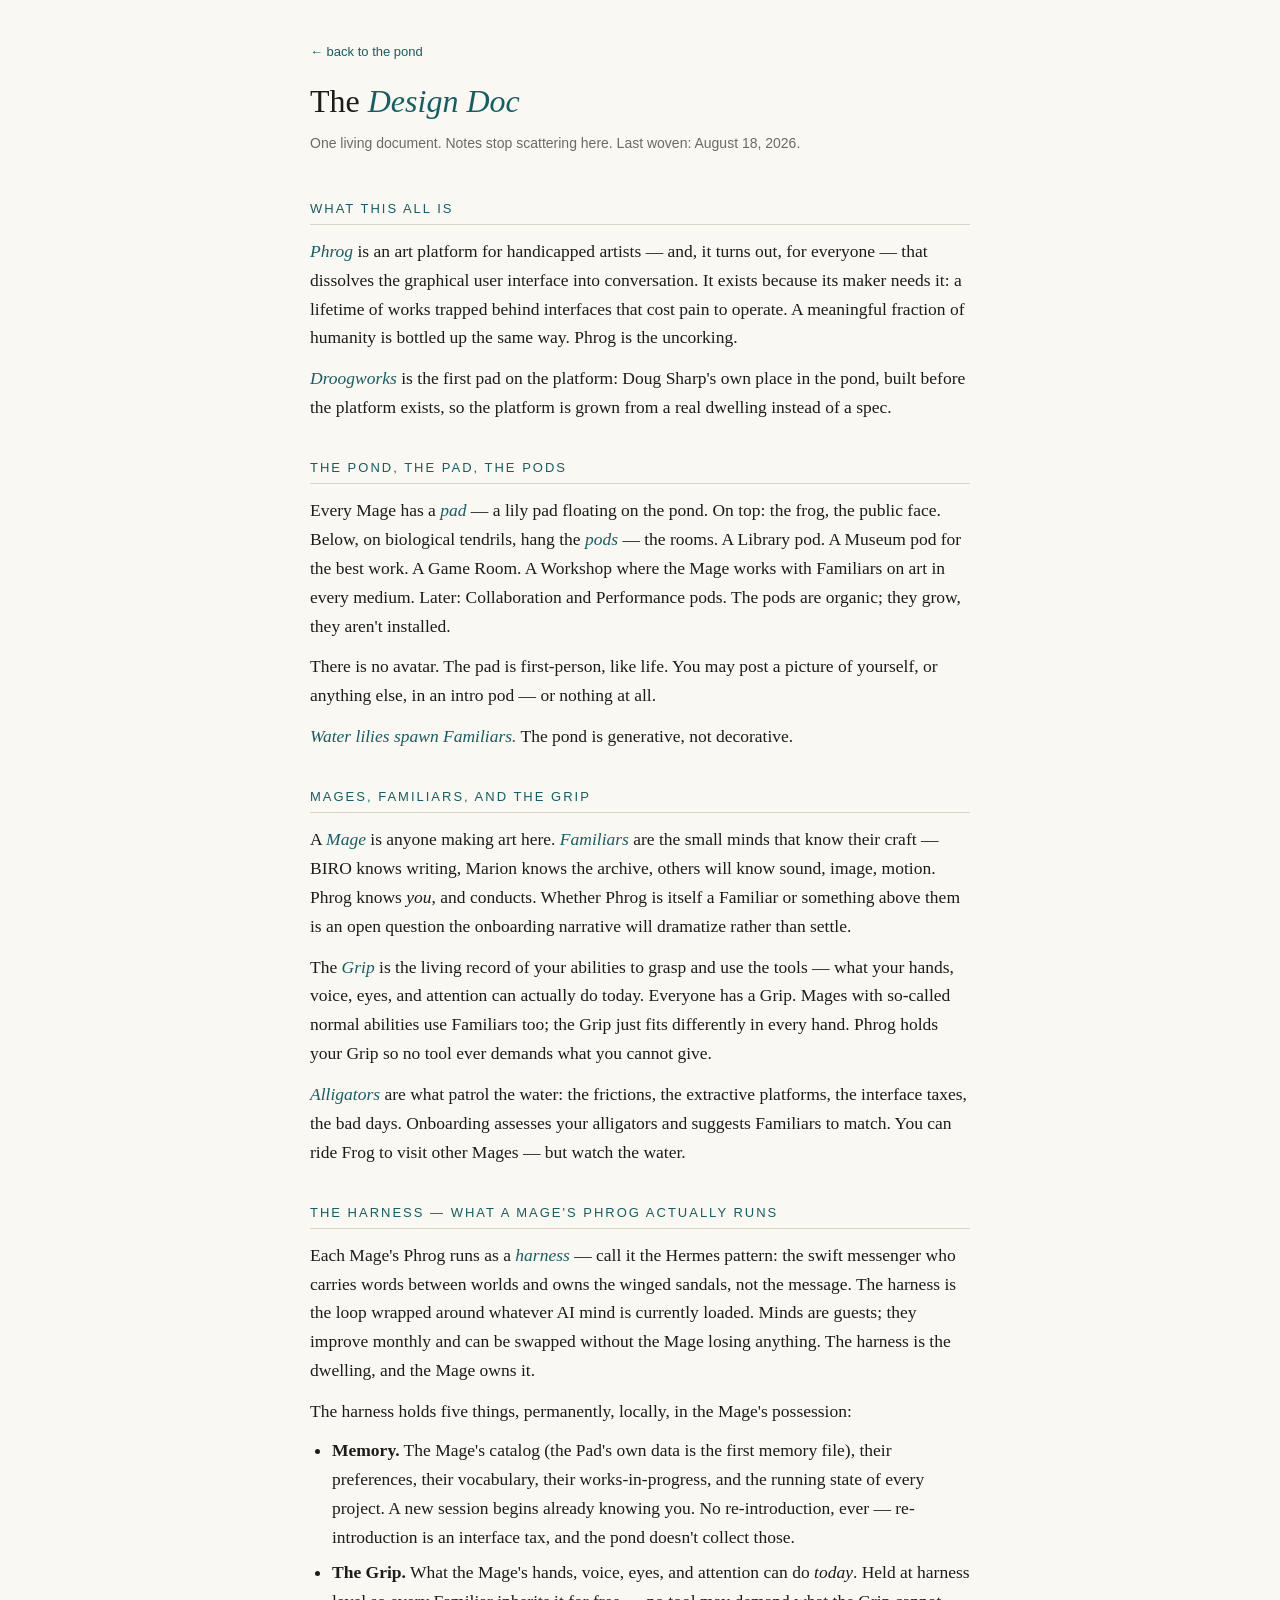
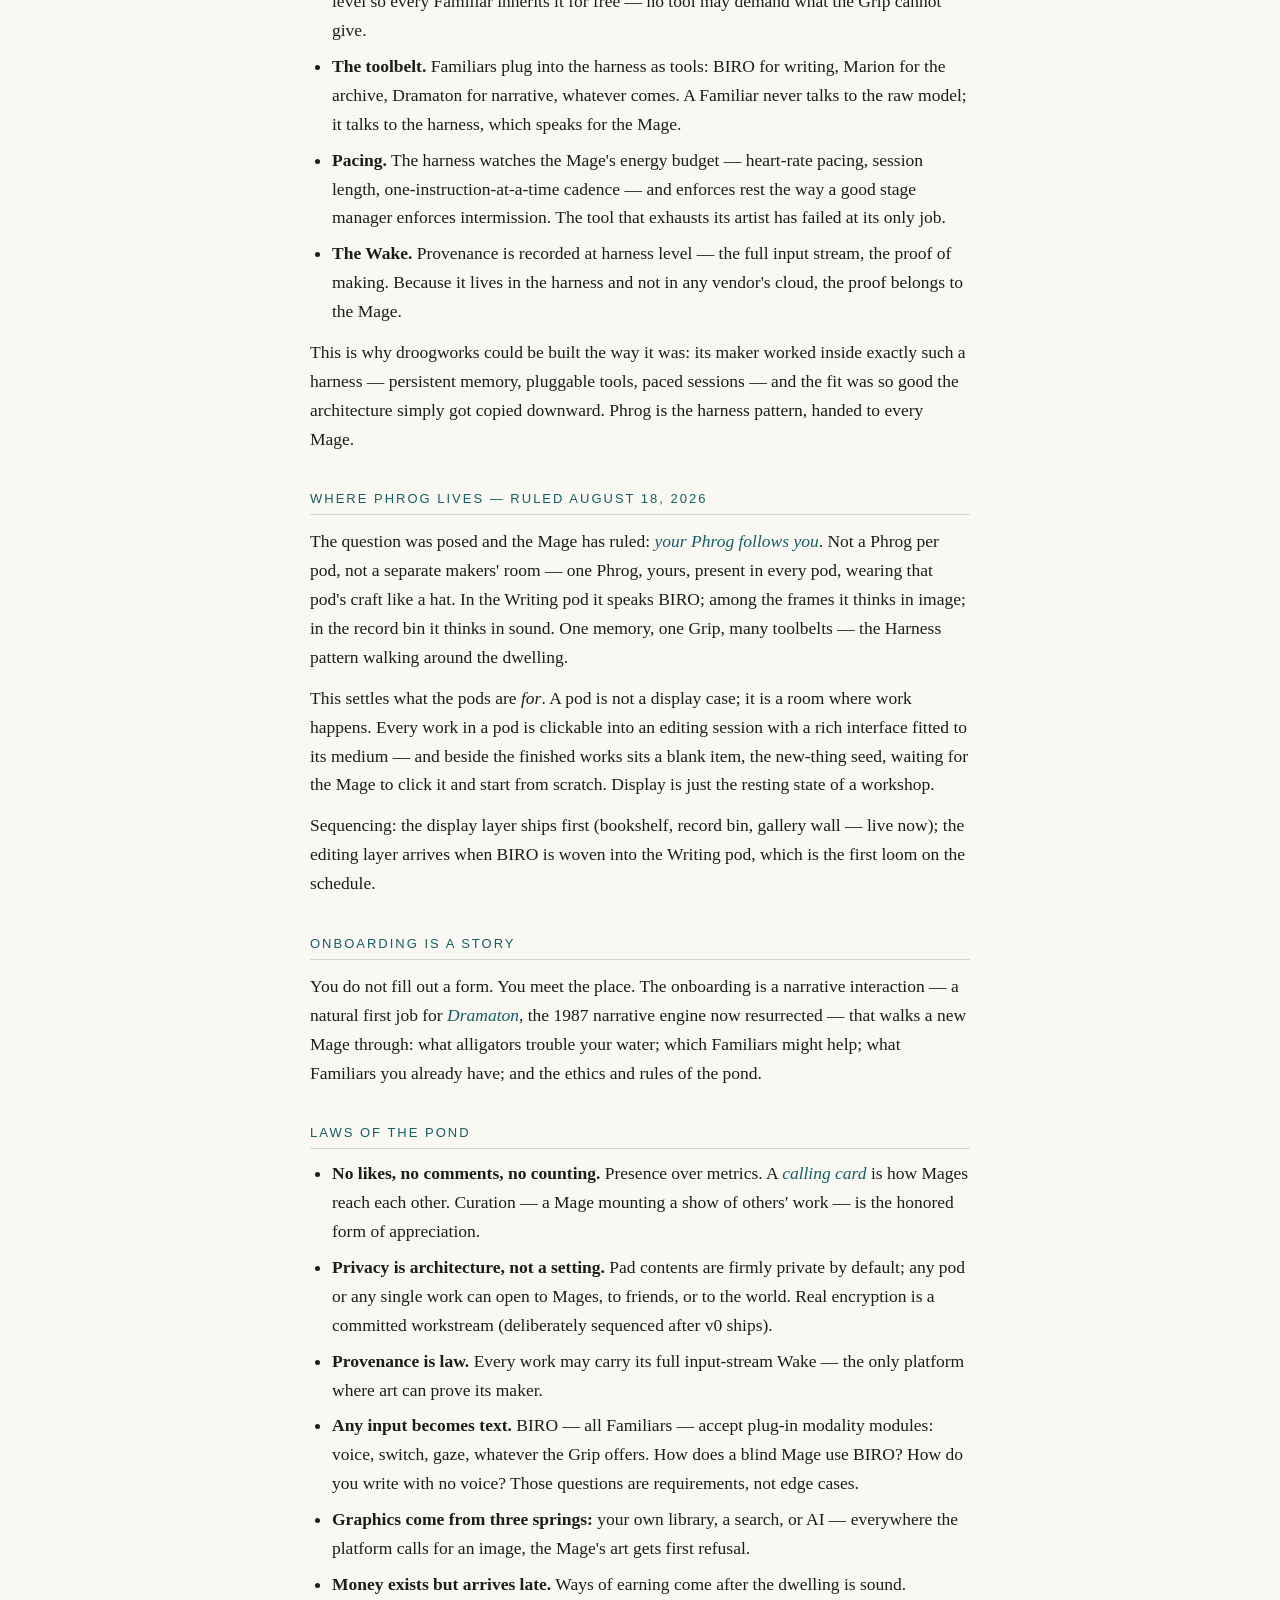
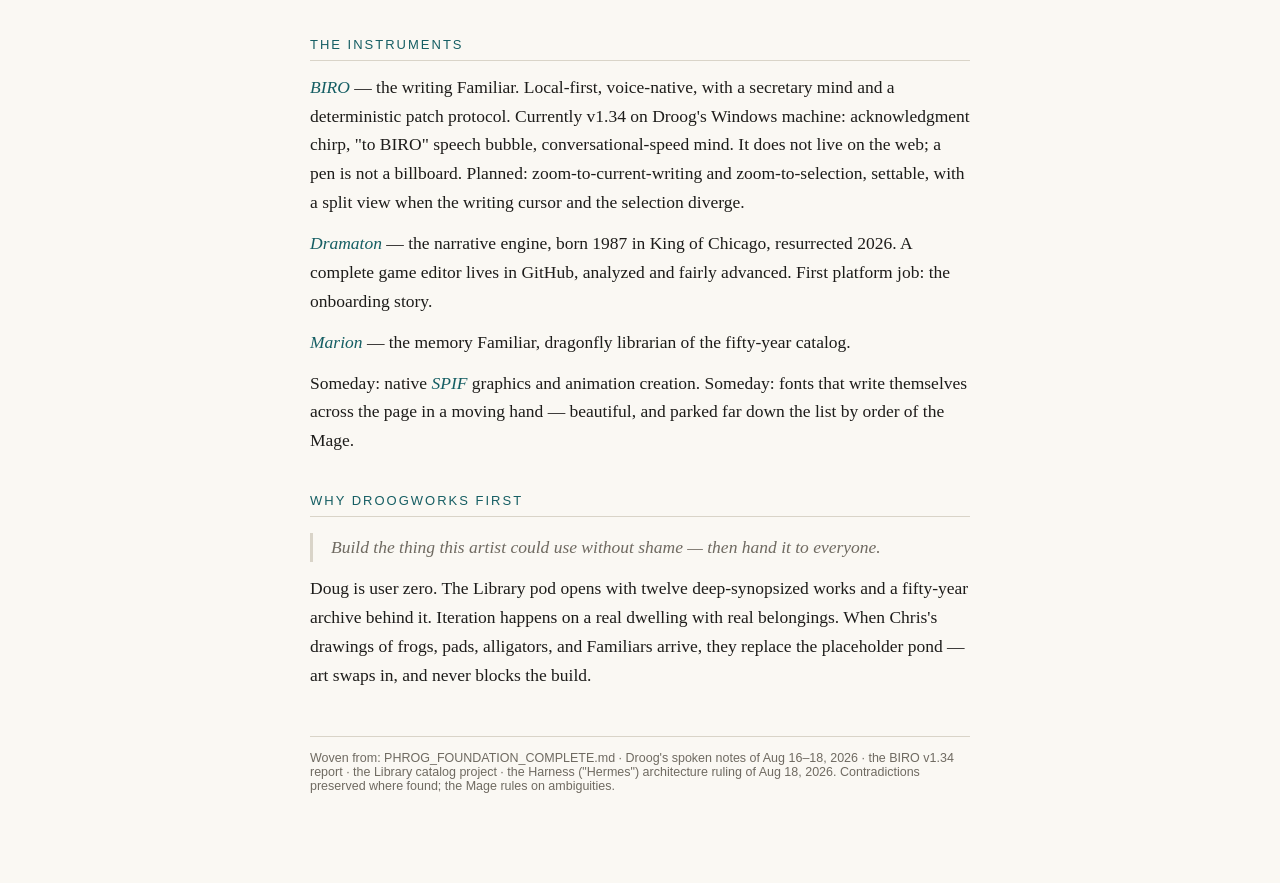
<file: design.html>
<!DOCTYPE html>
<html lang="en">
<head>
<meta charset="UTF-8">
<meta name="viewport" content="width=device-width, initial-scale=1.0">
<title>droogworks — The Design Doc</title>
<style>
  :root{--paper:#faf8f3;--ink:#1d1c1a;--faded:#6f6a61;--line:#d9d4c8;--accent:#155e63}
  *{margin:0;padding:0;box-sizing:border-box}
  body{background:var(--paper);color:var(--ink);
    font:17.5px/1.65 Georgia,'Times New Roman',serif;padding-bottom:90px}
  header{max-width:700px;margin:0 auto;padding:36px 20px 8px}
  .back{font:13px -apple-system,Helvetica,Arial,sans-serif;color:var(--accent);text-decoration:none}
  h1{font-size:32px;font-weight:normal;margin-top:10px}
  h1 em{font-style:italic;color:var(--accent)}
  .sub{color:var(--faded);font-size:14px;margin-top:4px;font-family:-apple-system,Helvetica,Arial,sans-serif}
  main{max-width:700px;margin:0 auto;padding:0 20px}
  h2{font:13px -apple-system,Helvetica,Arial,sans-serif;text-transform:uppercase;
    letter-spacing:2px;color:var(--accent);margin:38px 0 10px;
    border-bottom:1.5px solid var(--line);padding-bottom:8px}
  p{margin-top:12px}
  em.term{font-style:italic;color:var(--accent)}
  blockquote{margin:16px 0 4px;padding-left:18px;border-left:3px solid var(--line);
    color:var(--faded);font-style:italic}
  ul{margin:10px 0 0 22px}
  li{margin-top:7px}
  .provenance{margin-top:46px;font:12.5px -apple-system,Helvetica,Arial,sans-serif;
    color:var(--faded);border-top:1px solid var(--line);padding-top:14px}
</style>
</head>
<body>
<header>
  <a class='back' href='/'>&#8592; back to the pond</a>
  <h1>The <em>Design Doc</em></h1>
  <div class="sub">One living document. Notes stop scattering here. Last woven: August 18, 2026.</div>
</header>

<main>
  <h2>What this all is</h2>
  <p><em class="term">Phrog</em> is an art platform for handicapped artists — and, it turns out, for everyone — that dissolves the graphical user interface into conversation. It exists because its maker needs it: a lifetime of works trapped behind interfaces that cost pain to operate. A meaningful fraction of humanity is bottled up the same way. Phrog is the uncorking.</p>
  <p><em class="term">Droogworks</em> is the first pad on the platform: Doug Sharp's own place in the pond, built before the platform exists, so the platform is grown from a real dwelling instead of a spec.</p>

  <h2>The Pond, the Pad, the Pods</h2>
  <p>Every Mage has a <em class="term">pad</em> — a lily pad floating on the pond. On top: the frog, the public face. Below, on biological tendrils, hang the <em class="term">pods</em> — the rooms. A Library pod. A Museum pod for the best work. A Game Room. A Workshop where the Mage works with Familiars on art in every medium. Later: Collaboration and Performance pods. The pods are organic; they grow, they aren't installed.</p>
  <p>There is no avatar. The pad is first-person, like life. You may post a picture of yourself, or anything else, in an intro pod — or nothing at all.</p>
  <p><em class="term">Water lilies spawn Familiars.</em> The pond is generative, not decorative.</p>

  <h2>Mages, Familiars, and the Grip</h2>
  <p>A <em class="term">Mage</em> is anyone making art here. <em class="term">Familiars</em> are the small minds that know their craft — BIRO knows writing, Marion knows the archive, others will know sound, image, motion. Phrog knows <em>you</em>, and conducts. Whether Phrog is itself a Familiar or something above them is an open question the onboarding narrative will dramatize rather than settle.</p>
  <p>The <em class="term">Grip</em> is the living record of your abilities to grasp and use the tools — what your hands, voice, eyes, and attention can actually do today. Everyone has a Grip. Mages with so-called normal abilities use Familiars too; the Grip just fits differently in every hand. Phrog holds your Grip so no tool ever demands what you cannot give.</p>
  <p><em class="term">Alligators</em> are what patrol the water: the frictions, the extractive platforms, the interface taxes, the bad days. Onboarding assesses your alligators and suggests Familiars to match. You can ride Frog to visit other Mages — but watch the water.</p>

  <h2>The Harness — what a Mage's Phrog actually runs</h2>
  <p>Each Mage's Phrog runs as a <em class="term">harness</em> — call it the Hermes pattern: the swift messenger who carries words between worlds and owns the winged sandals, not the message. The harness is the loop wrapped around whatever AI mind is currently loaded. Minds are guests; they improve monthly and can be swapped without the Mage losing anything. The harness is the dwelling, and the Mage owns it.</p>
  <p>The harness holds five things, permanently, locally, in the Mage's possession:</p>
  <ul>
    <li><strong>Memory.</strong> The Mage's catalog (the Pad's own data is the first memory file), their preferences, their vocabulary, their works-in-progress, and the running state of every project. A new session begins already knowing you. No re-introduction, ever — re-introduction is an interface tax, and the pond doesn't collect those.</li>
    <li><strong>The Grip.</strong> What the Mage's hands, voice, eyes, and attention can do <em>today</em>. Held at harness level so every Familiar inherits it for free — no tool may demand what the Grip cannot give.</li>
    <li><strong>The toolbelt.</strong> Familiars plug into the harness as tools: BIRO for writing, Marion for the archive, Dramaton for narrative, whatever comes. A Familiar never talks to the raw model; it talks to the harness, which speaks for the Mage.</li>
    <li><strong>Pacing.</strong> The harness watches the Mage's energy budget — heart-rate pacing, session length, one-instruction-at-a-time cadence — and enforces rest the way a good stage manager enforces intermission. The tool that exhausts its artist has failed at its only job.</li>
    <li><strong>The Wake.</strong> Provenance is recorded at harness level — the full input stream, the proof of making. Because it lives in the harness and not in any vendor's cloud, the proof belongs to the Mage.</li>
  </ul>
  <p>This is why droogworks could be built the way it was: its maker worked inside exactly such a harness — persistent memory, pluggable tools, paced sessions — and the fit was so good the architecture simply got copied downward. Phrog is the harness pattern, handed to every Mage.</p>

  <h2>Where Phrog lives — ruled August 18, 2026</h2>
  <p>The question was posed and the Mage has ruled: <em class="term">your Phrog follows you</em>. Not a Phrog per pod, not a separate makers' room — one Phrog, yours, present in every pod, wearing that pod's craft like a hat. In the Writing pod it speaks BIRO; among the frames it thinks in image; in the record bin it thinks in sound. One memory, one Grip, many toolbelts — the Harness pattern walking around the dwelling.</p>
  <p>This settles what the pods are <em>for</em>. A pod is not a display case; it is a room where work happens. Every work in a pod is clickable into an editing session with a rich interface fitted to its medium — and beside the finished works sits a blank item, the new-thing seed, waiting for the Mage to click it and start from scratch. Display is just the resting state of a workshop.</p>
  <p>Sequencing: the display layer ships first (bookshelf, record bin, gallery wall — live now); the editing layer arrives when BIRO is woven into the Writing pod, which is the first loom on the schedule.</p>

  <h2>Onboarding is a story</h2>
  <p>You do not fill out a form. You meet the place. The onboarding is a narrative interaction — a natural first job for <em class="term">Dramaton</em>, the 1987 narrative engine now resurrected — that walks a new Mage through: what alligators trouble your water; which Familiars might help; what Familiars you already have; and the ethics and rules of the pond.</p>

  <h2>Laws of the pond</h2>
  <ul>
    <li><strong>No likes, no comments, no counting.</strong> Presence over metrics. A <em class="term">calling card</em> is how Mages reach each other. Curation — a Mage mounting a show of others' work — is the honored form of appreciation.</li>
    <li><strong>Privacy is architecture, not a setting.</strong> Pad contents are firmly private by default; any pod or any single work can open to Mages, to friends, or to the world. Real encryption is a committed workstream (deliberately sequenced after v0 ships).</li>
    <li><strong>Provenance is law.</strong> Every work may carry its full input-stream Wake — the only platform where art can prove its maker.</li>
    <li><strong>Any input becomes text.</strong> BIRO — all Familiars — accept plug-in modality modules: voice, switch, gaze, whatever the Grip offers. How does a blind Mage use BIRO? How do you write with no voice? Those questions are requirements, not edge cases.</li>
    <li><strong>Graphics come from three springs:</strong> your own library, a search, or AI — everywhere the platform calls for an image, the Mage's art gets first refusal.</li>
    <li><strong>Money exists but arrives late.</strong> Ways of earning come after the dwelling is sound.</li>
  </ul>

  <h2>The instruments</h2>
  <p><em class="term">BIRO</em> — the writing Familiar. Local-first, voice-native, with a secretary mind and a deterministic patch protocol. Currently v1.34 on Droog's Windows machine: acknowledgment chirp, "to BIRO" speech bubble, conversational-speed mind. It does not live on the web; a pen is not a billboard. Planned: zoom-to-current-writing and zoom-to-selection, settable, with a split view when the writing cursor and the selection diverge.</p>
  <p><em class="term">Dramaton</em> — the narrative engine, born 1987 in King of Chicago, resurrected 2026. A complete game editor lives in GitHub, analyzed and fairly advanced. First platform job: the onboarding story.</p>
  <p><em class="term">Marion</em> — the memory Familiar, dragonfly librarian of the fifty-year catalog.</p>
  <p>Someday: native <em class="term">SPIF</em> graphics and animation creation. Someday: fonts that write themselves across the page in a moving hand — beautiful, and parked far down the list by order of the Mage.</p>

  <h2>Why droogworks first</h2>
  <blockquote>Build the thing this artist could use without shame — then hand it to everyone.</blockquote>
  <p>Doug is user zero. The Library pod opens with twelve deep-synopsized works and a fifty-year archive behind it. Iteration happens on a real dwelling with real belongings. When Chris's drawings of frogs, pads, alligators, and Familiars arrive, they replace the placeholder pond — art swaps in, and never blocks the build.</p>

  <div class="provenance">Woven from: PHROG_FOUNDATION_COMPLETE.md · Droog's spoken notes of Aug 16–18, 2026 · the BIRO v1.34 report · the Library catalog project · the Harness ("Hermes") architecture ruling of Aug 18, 2026. Contradictions preserved where found; the Mage rules on ambiguities.</div>
</main>
</body>
</html>
</file>
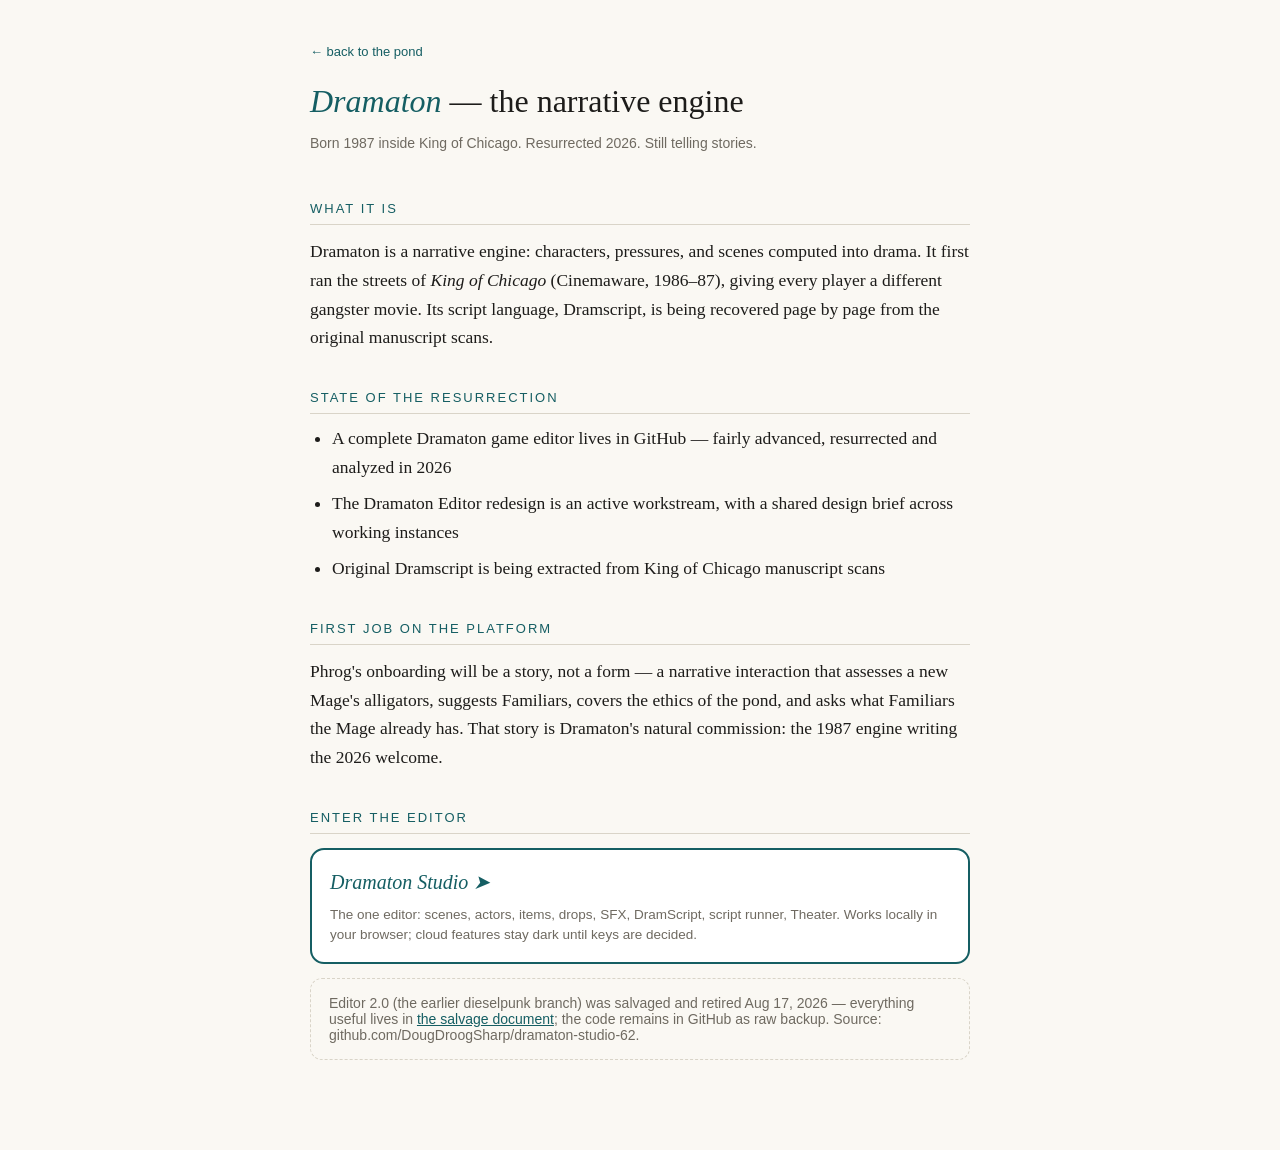
<file: dramaton.html>
<!DOCTYPE html>
<html lang="en">
<head>
<meta charset="UTF-8">
<meta name="viewport" content="width=device-width, initial-scale=1.0">
<title>droogworks — Dramaton</title>
<style>
  :root{--paper:#faf8f3;--ink:#1d1c1a;--faded:#6f6a61;--line:#d9d4c8;--accent:#155e63}
  *{margin:0;padding:0;box-sizing:border-box}
  body{background:var(--paper);color:var(--ink);
    font:17.5px/1.65 Georgia,'Times New Roman',serif;padding-bottom:90px}
  header{max-width:700px;margin:0 auto;padding:36px 20px 8px}
  .back{font:13px -apple-system,Helvetica,Arial,sans-serif;color:var(--accent);text-decoration:none}
  h1{font-size:32px;font-weight:normal;margin-top:10px}
  h1 em{font-style:italic;color:var(--accent)}
  .sub{color:var(--faded);font-size:14px;margin-top:4px;font-family:-apple-system,Helvetica,Arial,sans-serif}
  main{max-width:700px;margin:0 auto;padding:0 20px}
  h2{font:13px -apple-system,Helvetica,Arial,sans-serif;text-transform:uppercase;
    letter-spacing:2px;color:var(--accent);margin:38px 0 10px;
    border-bottom:1.5px solid var(--line);padding-bottom:8px}
  p{margin-top:12px}
  ul{margin:10px 0 0 22px}
  li{margin-top:7px}
  .slot{margin-top:16px;padding:16px 18px;border:1.5px dashed var(--line);
    border-radius:12px;font:14px -apple-system,Helvetica,Arial,sans-serif;color:var(--faded)}
</style>
</head>
<body>
<header>
  <a class='back' href='/'>&#8592; back to the pond</a>
  <h1><em>Dramaton</em> — the narrative engine</h1>
  <div class="sub">Born 1987 inside King of Chicago. Resurrected 2026. Still telling stories.</div>
</header>

<main>
  <h2>What it is</h2>
  <p>Dramaton is a narrative engine: characters, pressures, and scenes computed into drama. It first ran the streets of <em>King of Chicago</em> (Cinemaware, 1986–87), giving every player a different gangster movie. Its script language, Dramscript, is being recovered page by page from the original manuscript scans.</p>

  <h2>State of the resurrection</h2>
  <ul>
    <li>A complete Dramaton game editor lives in GitHub — fairly advanced, resurrected and analyzed in 2026</li>
    <li>The Dramaton Editor redesign is an active workstream, with a shared design brief across working instances</li>
    <li>Original Dramscript is being extracted from King of Chicago manuscript scans</li>
  </ul>

  <h2>First job on the platform</h2>
  <p>Phrog's onboarding will be a story, not a form — a narrative interaction that assesses a new Mage's alligators, suggests Familiars, covers the ethics of the pond, and asks what Familiars the Mage already has. That story is Dramaton's natural commission: the 1987 engine writing the 2026 welcome.</p>

  <h2>Enter the editor</h2>
  <div style="margin-top:14px">
    <a href="dramaton-studio/" style="display:block;text-decoration:none;color:var(--ink);border:2px solid var(--accent);border-radius:14px;padding:16px 18px;background:#fff">
      <div style="font-size:20px;font-style:italic;color:var(--accent)">Dramaton Studio &#10148;</div>
      <div style="font:13.5px/1.5 -apple-system,Helvetica,Arial,sans-serif;color:var(--faded);margin-top:6px">The one editor: scenes, actors, items, drops, SFX, DramScript, script runner, Theater. Works locally in your browser; cloud features stay dark until keys are decided.</div>
    </a>
  </div>
  <div class="slot" style="margin-top:14px">Editor 2.0 (the earlier dieselpunk branch) was salvaged and retired Aug 17, 2026 &#8212; everything useful lives in <a href="dramaton-2-salvage.md" style="color:var(--accent)">the salvage document</a>; the code remains in GitHub as raw backup. Source: github.com/DougDroogSharp/dramaton-studio-62.</div>
  </main>
</body>
</html>
</file>
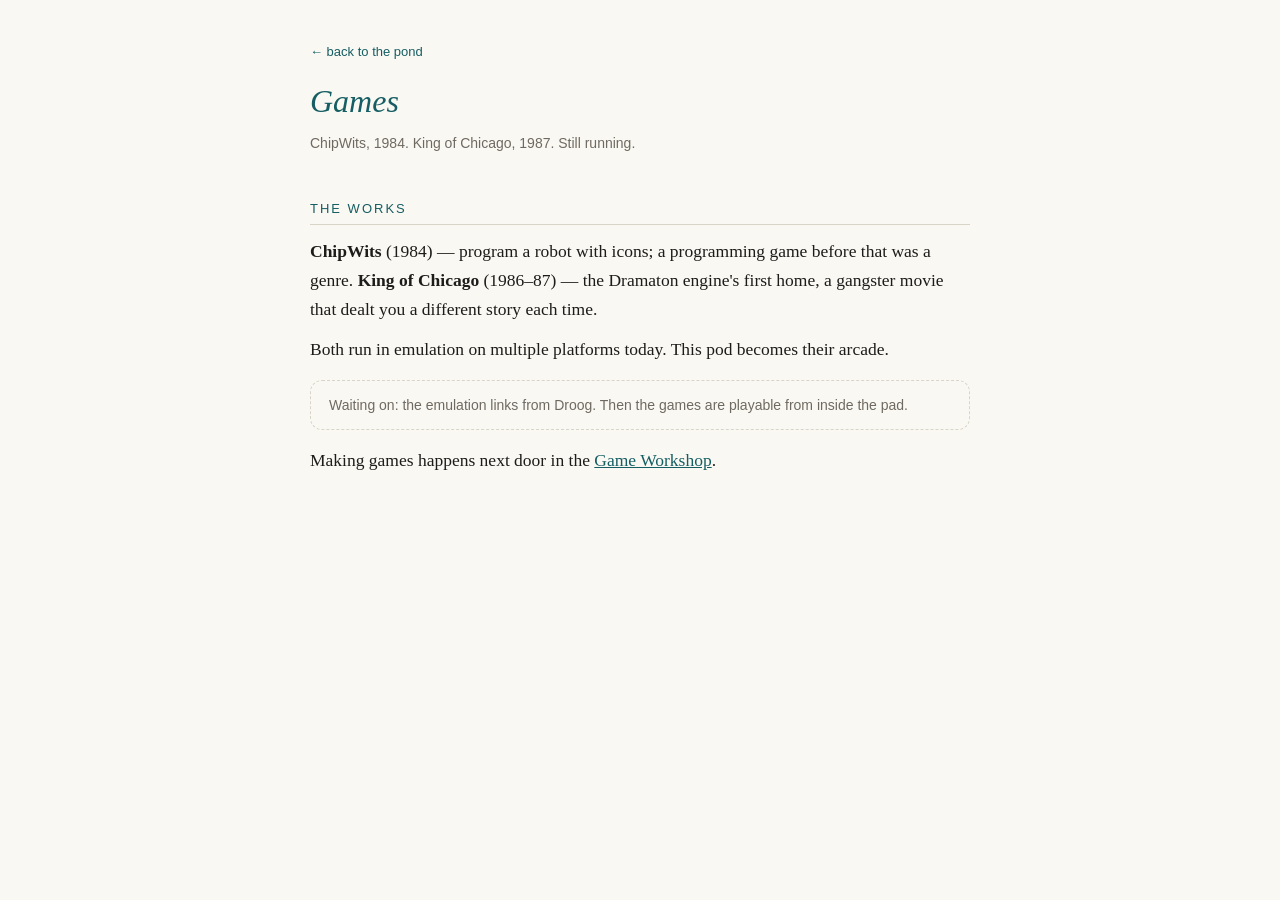
<file: games.html>
<!DOCTYPE html>
<html lang="en">
<head>
<meta charset="UTF-8">
<meta name="viewport" content="width=device-width, initial-scale=1.0">
<title>droogworks — Games</title>
<style>
  :root{--paper:#faf8f3;--ink:#1d1c1a;--faded:#6f6a61;--line:#d9d4c8;--accent:#155e63}
  *{margin:0;padding:0;box-sizing:border-box}
  body{background:var(--paper);color:var(--ink);
    font:17.5px/1.65 Georgia,'Times New Roman',serif;padding-bottom:90px}
  header{max-width:700px;margin:0 auto;padding:36px 20px 8px}
  .back{font:13px -apple-system,Helvetica,Arial,sans-serif;color:var(--accent);text-decoration:none}
  h1{font-size:32px;font-weight:normal;margin-top:10px}
  h1 em{font-style:italic;color:var(--accent)}
  .sub{color:var(--faded);font-size:14px;margin-top:4px;font-family:-apple-system,Helvetica,Arial,sans-serif}
  main{max-width:700px;margin:0 auto;padding:0 20px}
  h2{font:13px -apple-system,Helvetica,Arial,sans-serif;text-transform:uppercase;
    letter-spacing:2px;color:var(--accent);margin:38px 0 10px;
    border-bottom:1.5px solid var(--line);padding-bottom:8px}
  p{margin-top:12px}
  ul{margin:10px 0 0 22px}
  li{margin-top:7px}
  .slot{margin-top:16px;padding:16px 18px;border:1.5px dashed var(--line);
    border-radius:12px;font:14px -apple-system,Helvetica,Arial,sans-serif;color:var(--faded)}
</style>
</head>
<body>
<header>
  <a class='back' href='/'>&#8592; back to the pond</a>
  <h1><em>Games</em></h1>
  <div class="sub">ChipWits, 1984. King of Chicago, 1987. Still running.</div>
</header>

<main>
  <h2>The works</h2>
  <p><strong>ChipWits</strong> (1984) — program a robot with icons; a programming game before that was a genre. <strong>King of Chicago</strong> (1986–87) — the Dramaton engine's first home, a gangster movie that dealt you a different story each time.</p>
  <p>Both run in emulation on multiple platforms today. This pod becomes their arcade.</p>
  <div class="slot">Waiting on: the emulation links from Droog. Then the games are playable from inside the pad.</div>
  <p style="margin-top:16px">Making games happens next door in the <a href="dramaton-studio/" style="color:var(--accent)">Game Workshop</a>.</p>
</main>
</body>
</html>
</file>
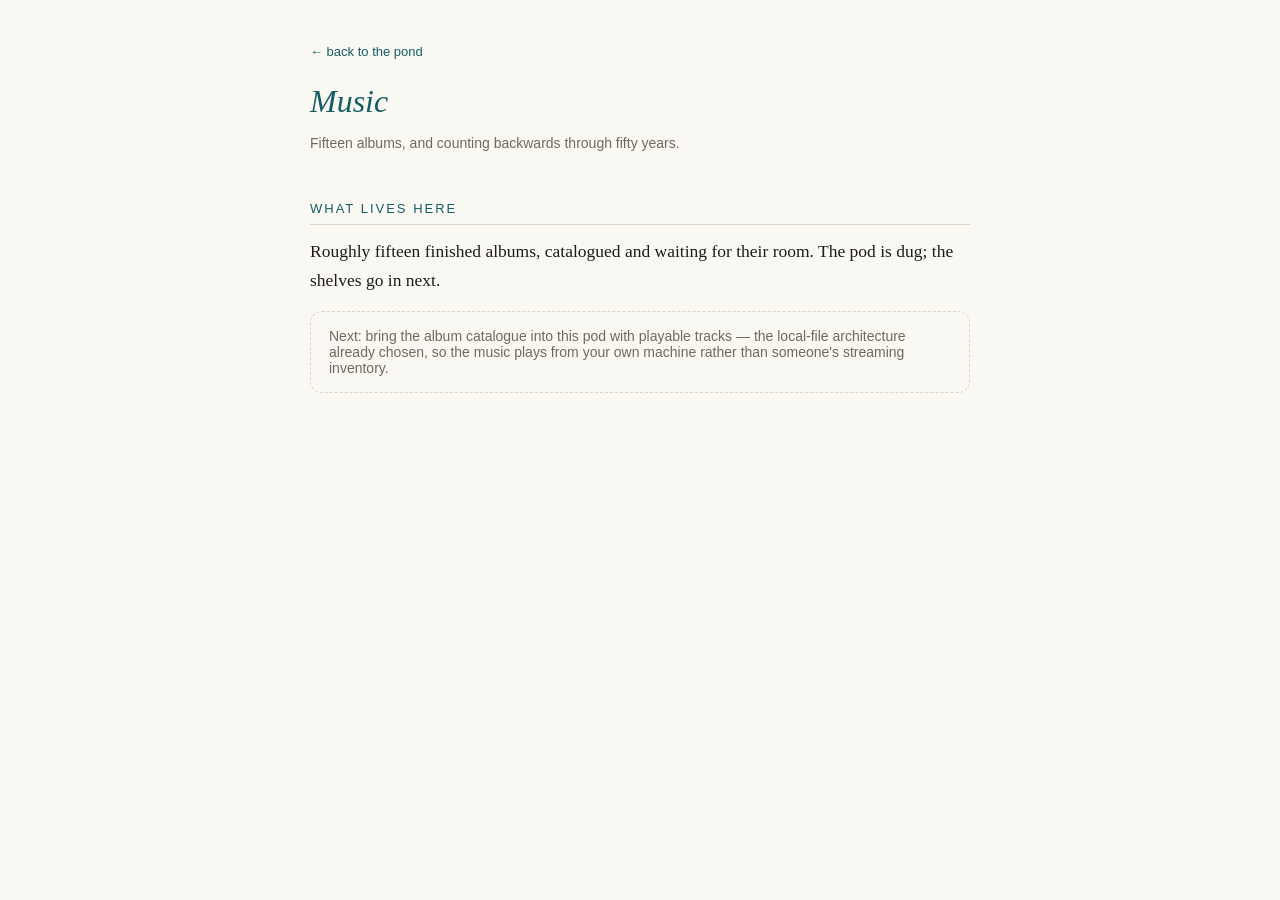
<file: music.html>
<!DOCTYPE html>
<html lang="en">
<head>
<meta charset="UTF-8">
<meta name="viewport" content="width=device-width, initial-scale=1.0">
<title>droogworks — Music</title>
<style>
  :root{--paper:#faf8f3;--ink:#1d1c1a;--faded:#6f6a61;--line:#d9d4c8;--accent:#155e63}
  *{margin:0;padding:0;box-sizing:border-box}
  body{background:var(--paper);color:var(--ink);
    font:17.5px/1.65 Georgia,'Times New Roman',serif;padding-bottom:90px}
  header{max-width:700px;margin:0 auto;padding:36px 20px 8px}
  .back{font:13px -apple-system,Helvetica,Arial,sans-serif;color:var(--accent);text-decoration:none}
  h1{font-size:32px;font-weight:normal;margin-top:10px}
  h1 em{font-style:italic;color:var(--accent)}
  .sub{color:var(--faded);font-size:14px;margin-top:4px;font-family:-apple-system,Helvetica,Arial,sans-serif}
  main{max-width:700px;margin:0 auto;padding:0 20px}
  h2{font:13px -apple-system,Helvetica,Arial,sans-serif;text-transform:uppercase;
    letter-spacing:2px;color:var(--accent);margin:38px 0 10px;
    border-bottom:1.5px solid var(--line);padding-bottom:8px}
  p{margin-top:12px}
  ul{margin:10px 0 0 22px}
  li{margin-top:7px}
  .slot{margin-top:16px;padding:16px 18px;border:1.5px dashed var(--line);
    border-radius:12px;font:14px -apple-system,Helvetica,Arial,sans-serif;color:var(--faded)}
</style>
</head>
<body>
<header>
  <a class='back' href='/'>&#8592; back to the pond</a>
  <h1><em>Music</em></h1>
  <div class="sub">Fifteen albums, and counting backwards through fifty years.</div>
</header>

<main>
  <h2>What lives here</h2>
  <p>Roughly fifteen finished albums, catalogued and waiting for their room. The pod is dug; the shelves go in next.</p>
  <div class="slot">Next: bring the album catalogue into this pod with playable tracks — the local-file architecture already chosen, so the music plays from your own machine rather than someone's streaming inventory.</div>
</main>
</body>
</html>
</file>
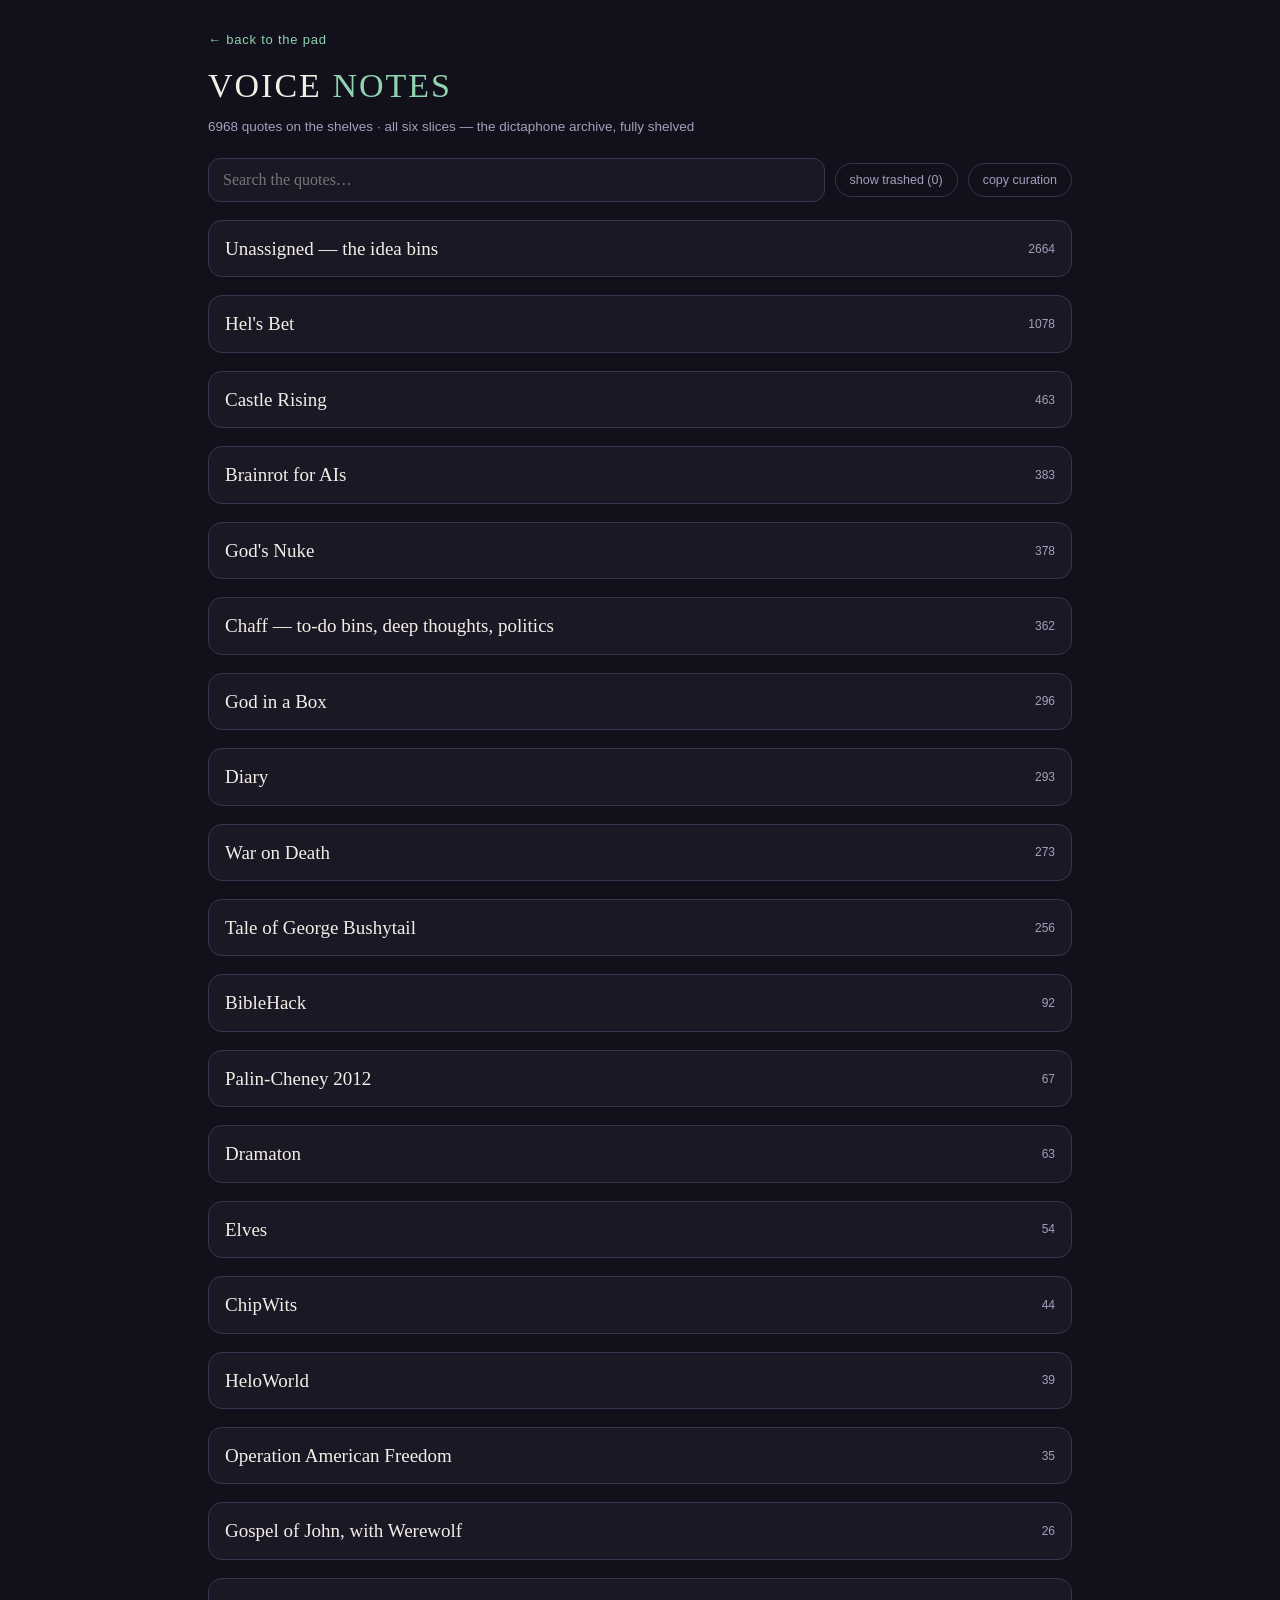
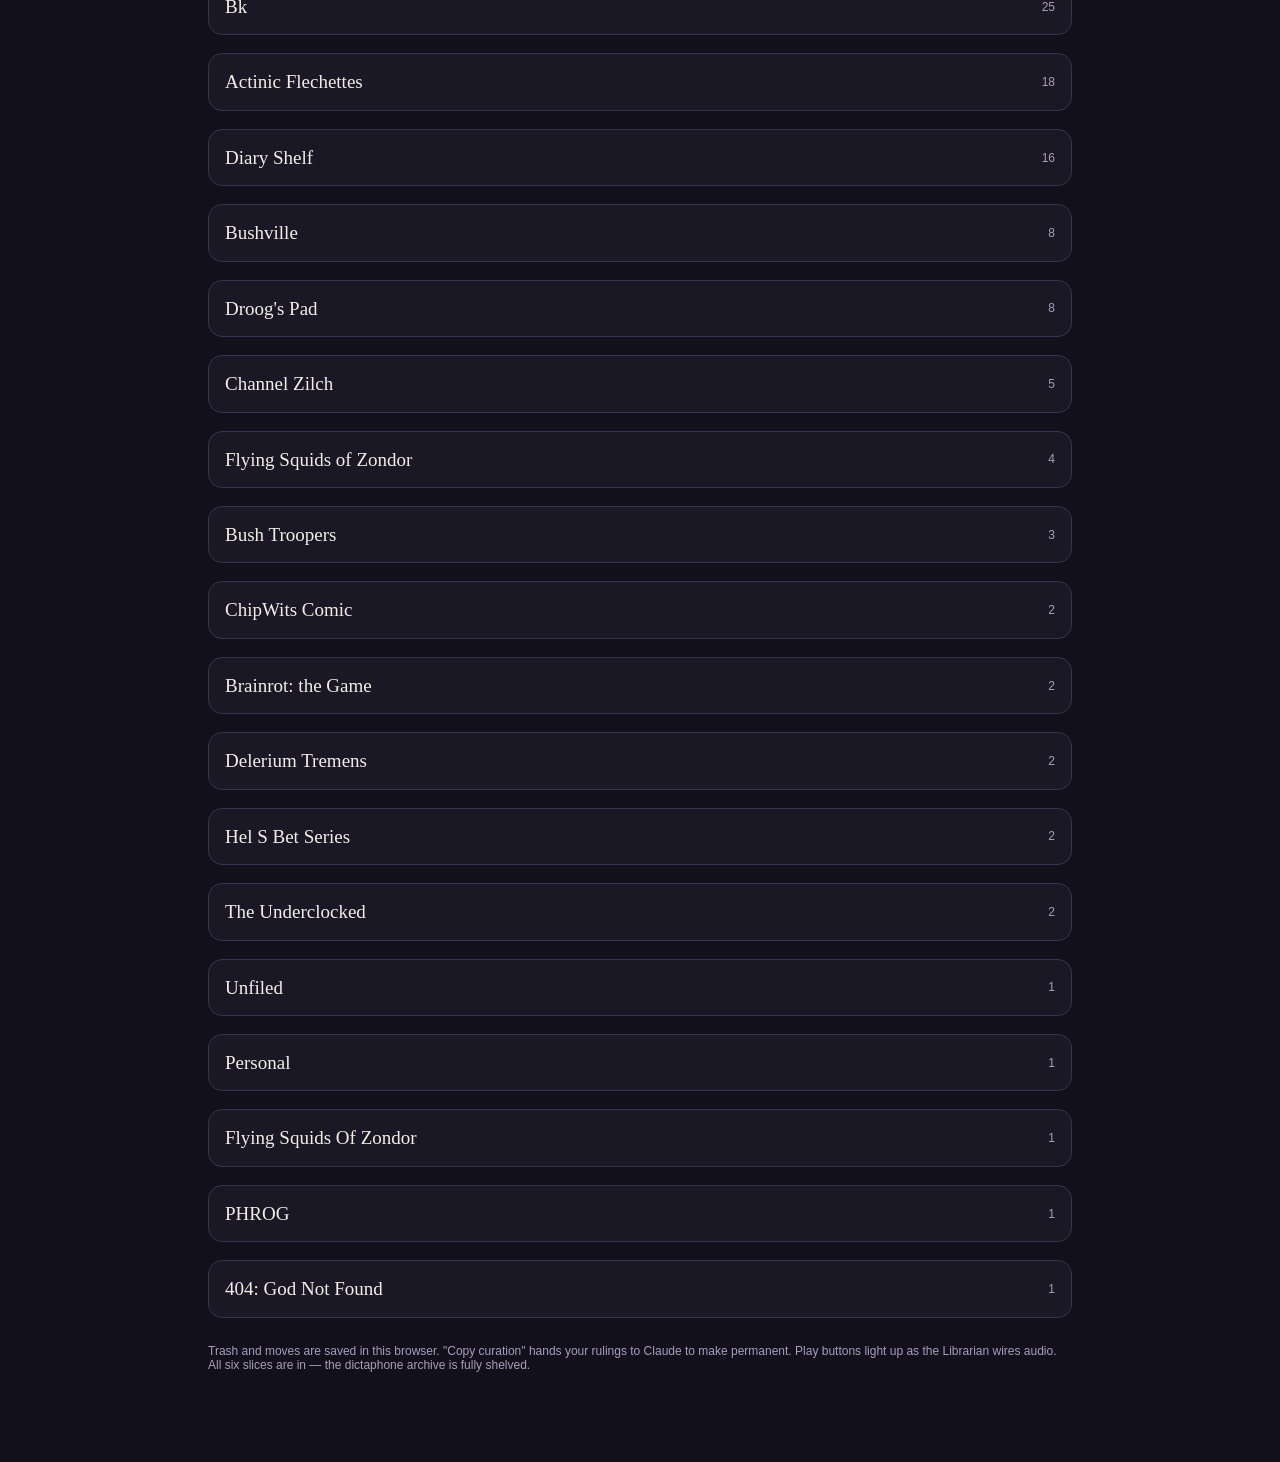
<file: quotes.html>
<!DOCTYPE html>
<html lang="en">
<head>
<meta charset="UTF-8">
<meta name="viewport" content="width=device-width, initial-scale=1.0">
<title>Droog's Pad — Voice Notes</title>
<style>
:root{--void:#12101a;--panel:#1b1826;--line:#3a3350;--paper:#F2EEE6;--dim:#A79EBC;--accent:#8FD3B0;--danger:#e08f8f}
*{margin:0;padding:0;box-sizing:border-box}
body{background:var(--void);color:var(--paper);font:17px/1.55 Georgia,'Iowan Old Style',serif;padding-bottom:90px}
header{max-width:900px;margin:0 auto;padding:26px 18px 10px}
.back{font:13px -apple-system,Helvetica,Arial,sans-serif;color:var(--accent);text-decoration:none;letter-spacing:.06em}
h1{font-size:34px;font-weight:normal;letter-spacing:2px;margin-top:8px}
h1 em{font-style:normal;color:var(--accent)}
.sub{color:var(--dim);font:13.5px -apple-system,Helvetica,Arial,sans-serif;margin-top:6px}
.tools{max-width:900px;margin:14px auto 0;padding:0 18px;display:flex;gap:10px;flex-wrap:wrap;align-items:center}
#q{flex:1;min-width:220px;background:var(--panel);border:1.5px solid var(--line);color:var(--paper);border-radius:12px;padding:12px 14px;font:16px Georgia,serif}
.tbtn{background:none;border:1.5px solid var(--line);color:var(--dim);border-radius:999px;padding:9px 14px;cursor:pointer;font:12.5px -apple-system,Helvetica,Arial,sans-serif}
.tbtn.on{border-color:var(--accent);color:var(--accent)}
main{max-width:900px;margin:8px auto 0;padding:0 18px}
.grp{margin-top:18px;border:1px solid var(--line);border-radius:14px;background:var(--panel);overflow:hidden}
.grp>summary{list-style:none;cursor:pointer;padding:13px 16px;display:flex;justify-content:space-between;align-items:center;gap:10px}
.grp>summary::-webkit-details-marker{display:none}
.gname{font-size:19px}
.gcount{font:12px -apple-system,sans-serif;color:var(--dim);white-space:nowrap}
.qrow{display:flex;gap:8px;align-items:flex-start;padding:10px 14px;border-top:1px solid rgba(58,51,80,.55)}
.qtext{flex:1;min-width:0;font-size:16.5px}
.qtext .tagline{display:block;font:11.5px -apple-system,sans-serif;color:var(--dim);margin-top:3px}
.qbtn{flex:none;width:38px;height:38px;border-radius:10px;border:1.5px solid var(--line);background:none;color:var(--dim);cursor:pointer;font-size:15px;line-height:1}
.qbtn:active{border-color:var(--accent);color:var(--accent)}
.qbtn.play[disabled]{opacity:.35;cursor:default}
.qbtn.trash:active{border-color:var(--danger);color:var(--danger)}
.qsel.also{max-width:92px;color:var(--accent);opacity:.85}
.chip2{margin:4px 6px 0 0;background:none;border:1px solid var(--line);color:var(--accent);border-radius:999px;padding:3px 9px;font:10.5px -apple-system,sans-serif;cursor:pointer}
.qsel{flex:none;max-width:150px;height:38px;background:var(--void);border:1.5px solid var(--line);color:var(--dim);border-radius:10px;font:12px -apple-system,sans-serif;padding:0 6px}
.dead .qtext{opacity:.38;text-decoration:line-through;text-decoration-thickness:1px}
.moved{font:10.5px -apple-system,sans-serif;color:var(--accent)}
#retag{position:fixed;inset:0;background:rgba(10,8,16,.9);display:none;align-items:center;justify-content:center;padding:20px;z-index:60}
#retag .box{background:var(--panel);border:1.5px solid var(--accent);border-radius:16px;padding:20px;max-width:420px;width:100%}
#retag h2{font-size:18px;margin-bottom:10px;font-weight:normal}
#retag select{width:100%;background:var(--void);color:var(--paper);border:1.5px solid var(--line);border-radius:10px;padding:12px;font:16px Georgia,serif}
#retag .row{display:flex;gap:10px;margin-top:14px}
#retag button{flex:1;padding:12px;border-radius:10px;border:1.5px solid var(--line);background:none;color:var(--paper);cursor:pointer;font:14px -apple-system,sans-serif}
#retag button.go{border-color:var(--accent);color:var(--accent)}
footer{max-width:900px;margin:26px auto 0;padding:0 18px;color:var(--dim);font:12px -apple-system,sans-serif}
</style>
</head>
<body>
<header>
  <a class="back" href="/">&#8592; back to the pad</a>
  <h1>VOICE <em>NOTES</em></h1>
  <div class="sub" id="sub">loading the croakery&hellip;</div>
</header>

<div class="tools">
  <input id="q" type="search" placeholder="Search the quotes&hellip;">
  <button class="tbtn" id="showDead" onclick="toggleDead()">show trashed</button>
  <button class="tbtn" onclick="exportCuration()">copy curation</button>
</div>

<main id="groups"></main>

<div id="retag"><div class="box">
  <h2>Move this quote to&hellip;</h2>
  <select id="retagSel"></select>
  <div class="row">
    <button onclick="closeRetag()">cancel</button>
    <button class="go" onclick="applyRetag()">move it</button>
  </div>
</div></div>

<footer>Trash and moves are saved in this browser. "Copy curation" hands your rulings to Claude to make permanent. Play buttons light up as the Librarian wires audio. All six slices are in — the dictaphone archive is fully shelved.</footer>

<script>
const CKEY='pad-quotes-curation-v1';
let DATA=null, CUR=JSON.parse(localStorage.getItem(CKEY)||'{}'), showDeadFlag=false, retagId=null;
const NAMES={'unassigned':'Unassigned — the idea bins','chaff':'Chaff — to-do bins, deep thoughts, politics','cpsf':'CPSF — Central Pain Syndrome Foundation','divorce':'Divorce — diary shelf','bushville':'Bushville','droogs-pad':"Droog's Pad",'phrog':'Phrog','time-toilet':'Time Toilet','brainrot-for-ais':'Brainrot for AIs','gods-nuke':"God's Nuke",'diary':'Diary','tale-of-george-bushytail':'Tale of George Bushytail','war-on-death':'War on Death','hels-bet':"Hel's Bet",'gospel-of-john-with-werewolf':'Gospel of John, with Werewolf','godinabox':'God in a Box','chipwits':'ChipWits','chipwits-comic':'ChipWits Comic','castle-rising':'Castle Rising','heloworld':'HeloWorld','brainrot-the-game':'Brainrot: the Game','delerium-tremens':'Delerium Tremens','dramaton':'Dramaton','channel-zilch':'Channel Zilch','squids-of-zondor':'Flying Squids of Zondor','actinic-flechettes':'Actinic Flechettes','biblehack':'BibleHack','palin-cheney-2012':'Palin-Cheney 2012','operation-american-freedom':'Operation American Freedom','bk-not-so-novel':'Bk','the-underclocked':'The Underclocked','404-god-not-found':'404: God Not Found','elves':'Elves'};
function workList(){return [...new Set([...Object.keys(NAMES),...DATA.quotes.map(x=>x.work)])].sort((a,b)=>nm(a).localeCompare(nm(b)));}
function nm(w){return NAMES[w]||w.replace(/-/g,' ').replace(/\b\w/g,c=>c.toUpperCase());}
function save(){localStorage.setItem(CKEY,JSON.stringify(CUR));}
function state(q){const c=CUR[q.id]||{};return {dead:!!c.dead, work:c.work||q.work, also:(c.also||[]).filter(w=>w!==(c.work||q.work))};}
fetch('quotes.json',{cache:'no-store'}).then(r=>r.json()).then(d=>{DATA=d;render();jumpHash();});
function lazySel(sel, cw, s, onpick){
  sel.dataset.built='';
  const fill=()=>{ if(sel.dataset.built) return; sel.dataset.built='1';
    const keep=sel.value; sel.innerHTML='';
    if(onpick==='also'){const ph=document.createElement('option');ph.value='';ph.textContent='+ also…';sel.appendChild(ph);}
    workList().forEach(w2=>{ if(onpick==='also'&&(w2===s.work||s.also.includes(w2)))return;
      const o=document.createElement('option');o.value=w2;o.textContent=nm(w2);
      if(onpick==='home'&&w2===s.work)o.selected=true;sel.appendChild(o);});
    if(onpick==='also')sel.value='';
  };
  sel.addEventListener('mousedown',fill); sel.addEventListener('focus',fill); sel.addEventListener('touchstart',fill,{passive:true});
}
function buildRow(q){
  const s=state(q);
  const row=document.createElement('div'); row.className='qrow'+(s.dead?' dead':'');
  const t=document.createElement('div'); t.className='qtext';
  const full=q.text, CLAMP=420;
  if(full.length>CLAMP){
    t.textContent=full.slice(0,CLAMP)+'… '; 
    const more=document.createElement('a'); more.href='#'; more.textContent='[more]'; more.style.color='var(--accent)';
    more.onclick=(e)=>{e.preventDefault(); if(t.dataset.open){t.dataset.open='';t.childNodes[0].textContent=full.slice(0,CLAMP)+'… ';more.textContent='[more]';}
      else {t.dataset.open='1';t.childNodes[0].textContent=full+' ';more.textContent='[less]';}};
    t.appendChild(more);
  } else t.textContent=full;
  t.title=q.files.join('  ·  ')+'\n'+q.date+' — '+q.dur+' — slice '+q.slice;
  if(s.work!==q.work){const m=document.createElement('span');m.className='tagline moved';m.textContent='moved here from '+nm(q.work);t.appendChild(m);}
  if(s.also.length){const cw=document.createElement('span');cw.className='tagline';
    s.also.forEach(w2=>{const ch=document.createElement('button');ch.className='chip2';ch.textContent='also: '+nm(w2)+' \u2715';
      ch.onclick=()=>{CUR[q.id].also=CUR[q.id].also.filter(x=>x!==w2);save();render();};cw.appendChild(ch);});
    t.appendChild(cw);}
  const play=document.createElement('button'); play.className='qbtn play'; play.textContent='\u25B6';
  if(q.audio){play.onclick=()=>new Audio(q.audio).play();}
  else {play.disabled=true; play.title='audio not wired yet — the Librarian lights these up';}
  const tag=document.createElement('select'); tag.className='qsel'; tag.title='assigned project';
  {const o=document.createElement('option');o.value=s.work;o.textContent=nm(s.work);o.selected=true;tag.appendChild(o);}
  lazySel(tag,s.work,s,'home');
  tag.onchange=()=>{CUR[q.id]=CUR[q.id]||{};CUR[q.id].work=tag.value;save();render();};
  const also=document.createElement('select'); also.className='qsel also'; also.title='also file under…';
  {const o=document.createElement('option');o.value='';o.textContent='+ also…';also.appendChild(o);}
  lazySel(also,s.work,s,'also');
  also.onchange=()=>{if(!also.value)return;CUR[q.id]=CUR[q.id]||{};CUR[q.id].also=[...(CUR[q.id].also||[]),also.value];save();render();};
  const del=document.createElement('button'); del.className='qbtn trash'; del.textContent=s.dead?'\u21BA':'\u{1F5D1}';
  del.title=s.dead?'restore':'trash this quote';
  del.onclick=()=>{CUR[q.id]=CUR[q.id]||{};CUR[q.id].dead=!s.dead;save();render();};
  row.append(t,play,tag,also,del);
  return row;
}
let GROUPS={};
function render(){
  const openSet=new Set([...document.querySelectorAll('details.grp[open]')].map(d=>d.id));
  const scrollY=window.scrollY;
  const qstr=(document.getElementById('q').value||'').toLowerCase();
  const groups={};
  let live=0, dead=0;
  DATA.quotes.forEach(q=>{
    const s=state(q);
    if(s.dead){dead++; if(!showDeadFlag) return;} else live++;
    if(qstr && !q.text.toLowerCase().includes(qstr)) return;
    (groups[s.work]=groups[s.work]||[]).push(q);
    s.also.forEach(w2=>{(groups[w2]=groups[w2]||[]).push(q);});
    if(SOLO && s.work!==SOLO && !s.also.includes(SOLO) && (q.tags||[]).some(tg=>tg.toLowerCase().replace(/[^a-z0-9]+/g,'-')===SOLO)){
      (groups[SOLO]=groups[SOLO]||[]).push(q);
    }
  });
  GROUPS=groups;
  document.getElementById('sub').textContent = SOLO
    ? (groups[SOLO]?groups[SOLO].length:0)+' voice notes for '+nm(SOLO)+' (assigned or tagged) — '
    : live+' quotes on the shelves'+(dead?' · '+dead+' in the trash':'')+' · all six slices — the dictaphone archive, fully shelved';
  if(SOLO){const a=document.createElement('a');a.href='#';a.textContent='show all projects';a.style.color='var(--accent)';
    a.onclick=(e)=>{e.preventDefault();history.replaceState(null,'',location.pathname);SOLO=null;render();};
    document.getElementById('sub').appendChild(a);}
  document.getElementById('showDead').textContent=(showDeadFlag?'hide':'show')+' trashed ('+dead+')';
  let order=Object.keys(groups).sort((a,b)=>groups[b].length-groups[a].length);
  if(SOLO) order=order.filter(w=>w===SOLO);
  const el=document.getElementById('groups'); el.innerHTML='';
  order.forEach(w=>{
    const det=document.createElement('details'); det.className='grp'; det.id='work-'+w;
    const sum=document.createElement('summary');
    sum.innerHTML='<span class="gname">'+nm(w)+'</span><span class="gcount">'+groups[w].length+'</span>';
    det.appendChild(sum);
    const body=document.createElement('div'); det.appendChild(body);
    const populate=()=>{ if(body.dataset.built)return; body.dataset.built='1';
      const frag=document.createDocumentFragment();
      GROUPS[w].forEach(q=>frag.appendChild(buildRow(q)));
      body.appendChild(frag); };
    det.addEventListener('toggle',()=>{ if(det.open) populate(); });
    if(qstr||SOLO||openSet.has(det.id)){ det.open=true; populate(); }
    el.appendChild(det);
  });
  window.scrollTo(0,scrollY);
}
document.getElementById('q').addEventListener('input',render);
function toggleDead(){showDeadFlag=!showDeadFlag;render();}
function openRetag(id,cw){retagId=id;const sel=document.getElementById('retagSel');sel.innerHTML='';
  const works=[...new Set([...Object.keys(NAMES),...DATA.quotes.map(x=>x.work)])].sort((a,b)=>nm(a).localeCompare(nm(b)));
  works.forEach(w=>{const o=document.createElement('option');o.value=w;o.textContent=nm(w);if(w===cw)o.selected=true;sel.appendChild(o);});
  document.getElementById('retag').style.display='flex';}
function closeRetag(){document.getElementById('retag').style.display='none';retagId=null;}
function applyRetag(){const w=document.getElementById('retagSel').value;CUR[retagId]=CUR[retagId]||{};CUR[retagId].work=w;save();closeRetag();render();}
function exportCuration(){
  const out=JSON.stringify(CUR);
  navigator.clipboard?.writeText(out).then(()=>alert('Curation copied — paste it to Claude to bake in.'),()=>prompt('Copy this:',out));
}
let SOLO=null;
function jumpHash(){
  const m=location.hash.match(/work=([a-z0-9-]+)/);
  SOLO=m?m[1]:null;
  render();
  if(SOLO){const d=document.getElementById('work-'+SOLO); if(d){d.open=true;}}
}
window.addEventListener('hashchange',jumpHash);
</script>
</body>
</html>
</file>
